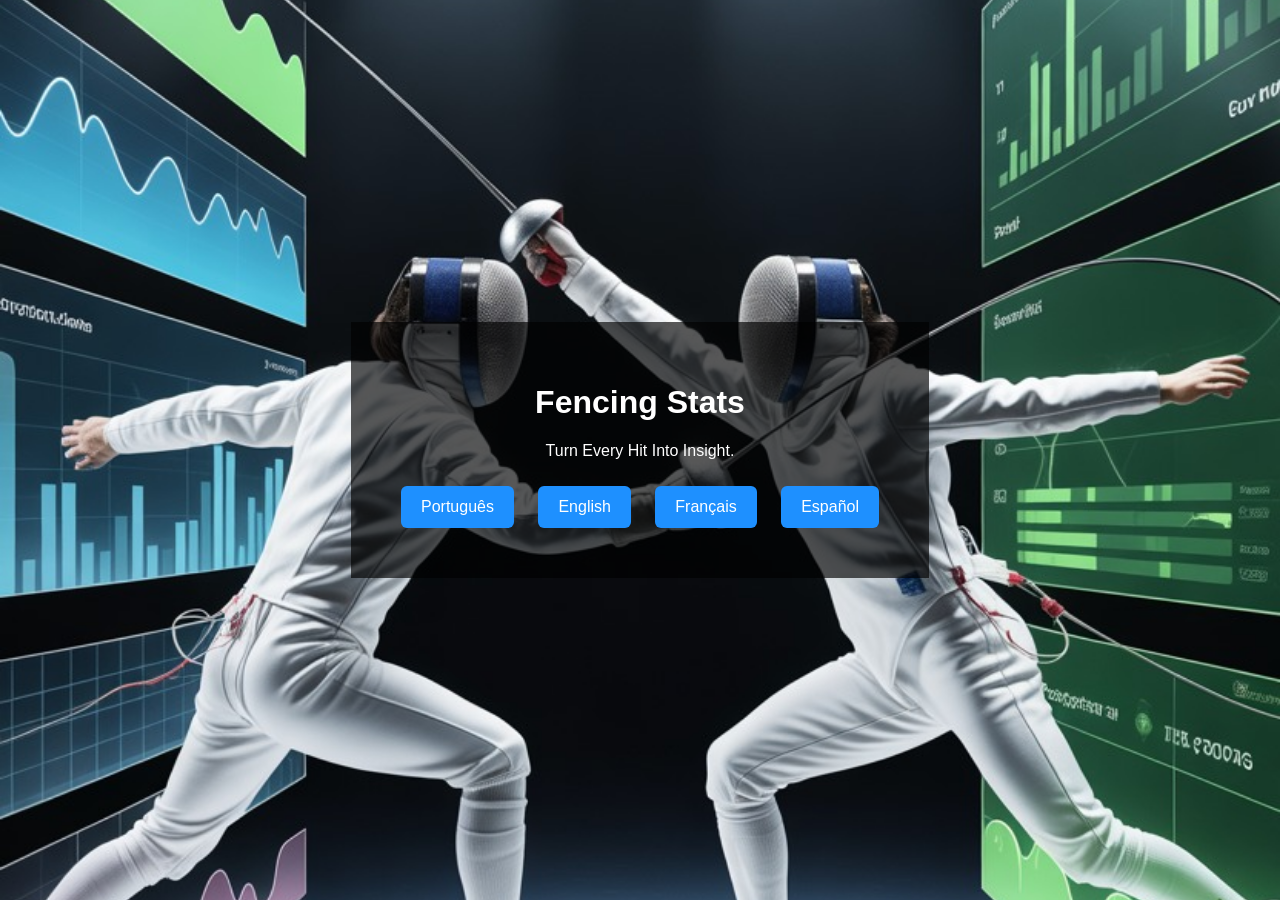
<file: index.html>
<!DOCTYPE html>
<html lang="pt-BR">
<head>
<meta charset="UTF-8">
<meta name="viewport" content="width=device-width, initial-scale=1.0">
<title>Fencing Stats</title>
<style>
body, html { margin:0; padding:0; height:100%; font-family: Arial, sans-serif; }
.hero {
  background: url('background.jpg') center/cover no-repeat;
  height: 100%;
  display:flex;
  align-items:center;
  justify-content:center;
  color:#fff;
}
.overlay {
  background: rgba(0,0,0,0.65);
  padding:40px;
  max-width:900px;
  text-align:center;
}
a.button {
  display:inline-block;
  margin:10px;
  padding:12px 20px;
  background:#1e90ff;
  color:#fff;
  text-decoration:none;
  border-radius:6px;
}
</style>
</head>
<body>
<div class="hero">
  <div class="overlay">
    <h1>Fencing Stats</h1>
    <p>Turn Every Hit Into Insight.</p>
    <a class="button" href="privacy.html#pt">Português</a>
    <a class="button" href="privacy.html#en">English</a>
    <a class="button" href="privacy.html#fr">Français</a>
    <a class="button" href="privacy.html#es">Español</a>
  </div>
</div>
</body>
</html>
</file>
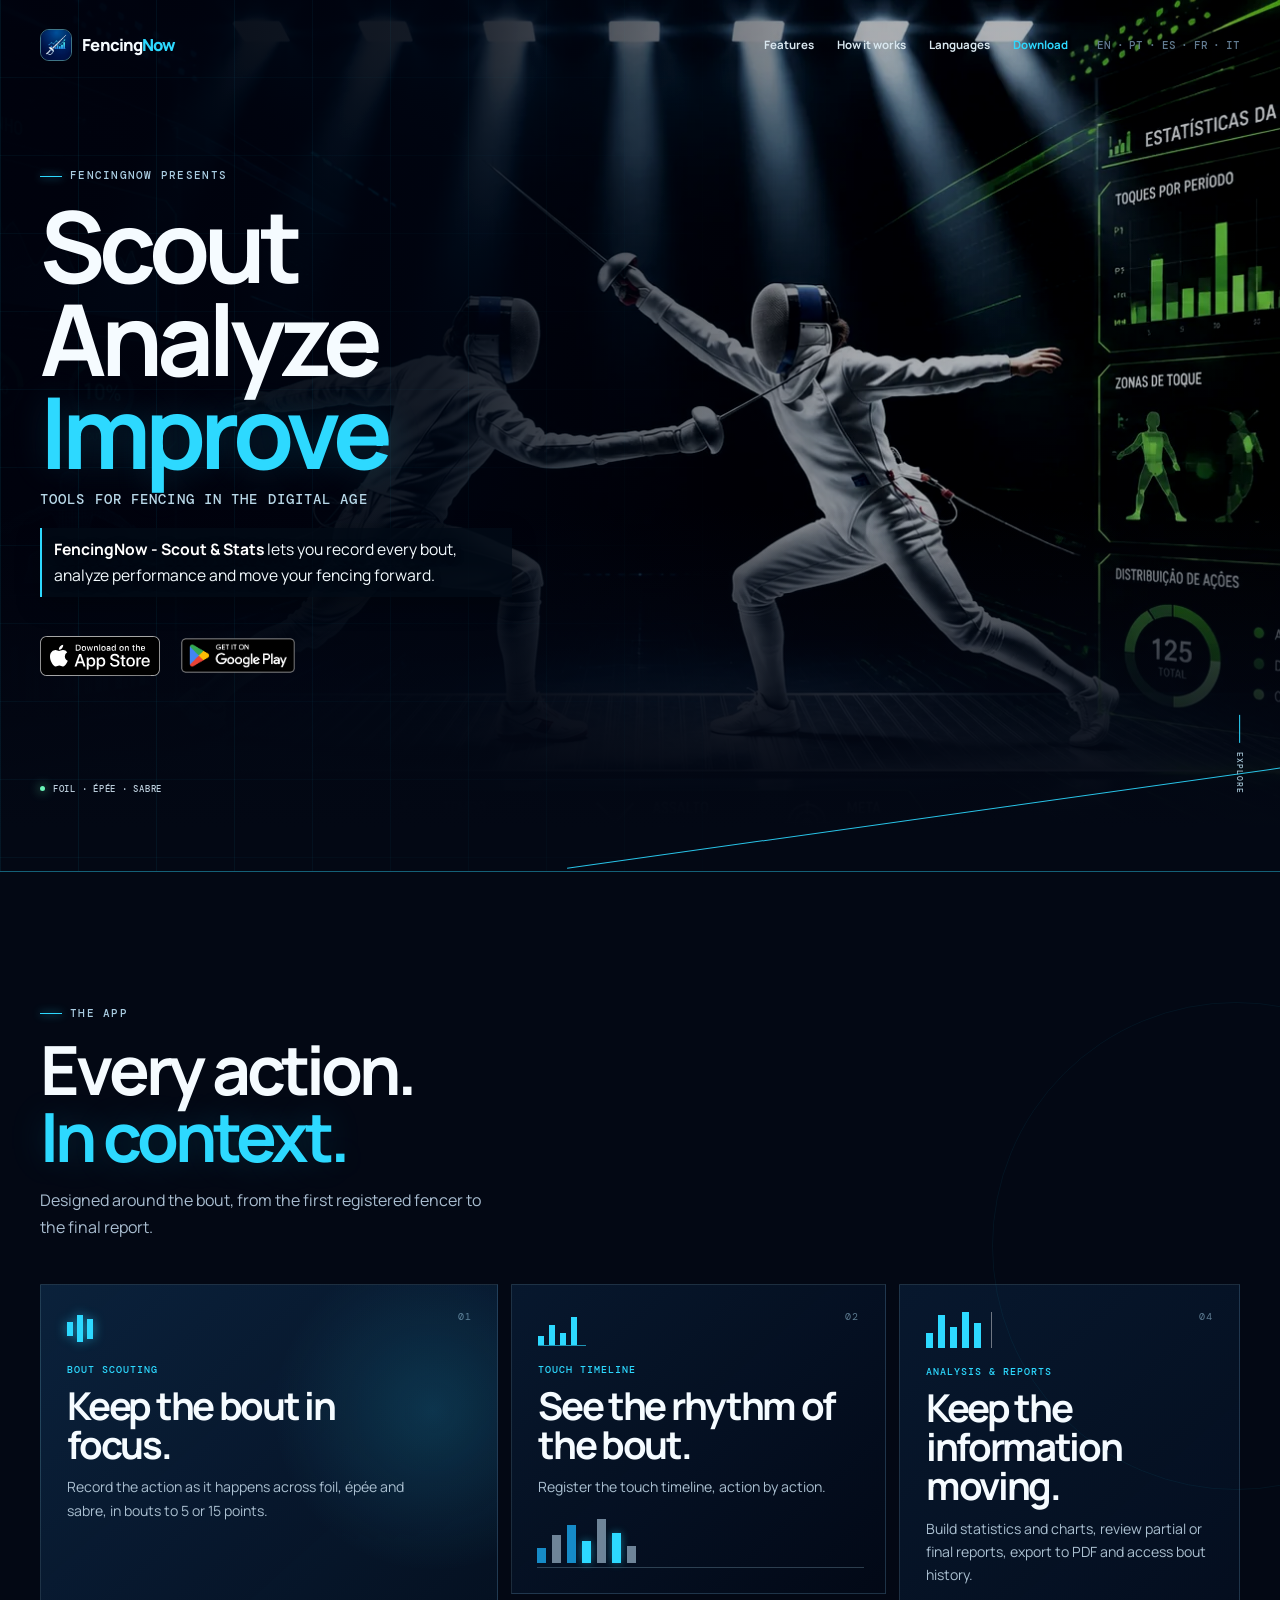
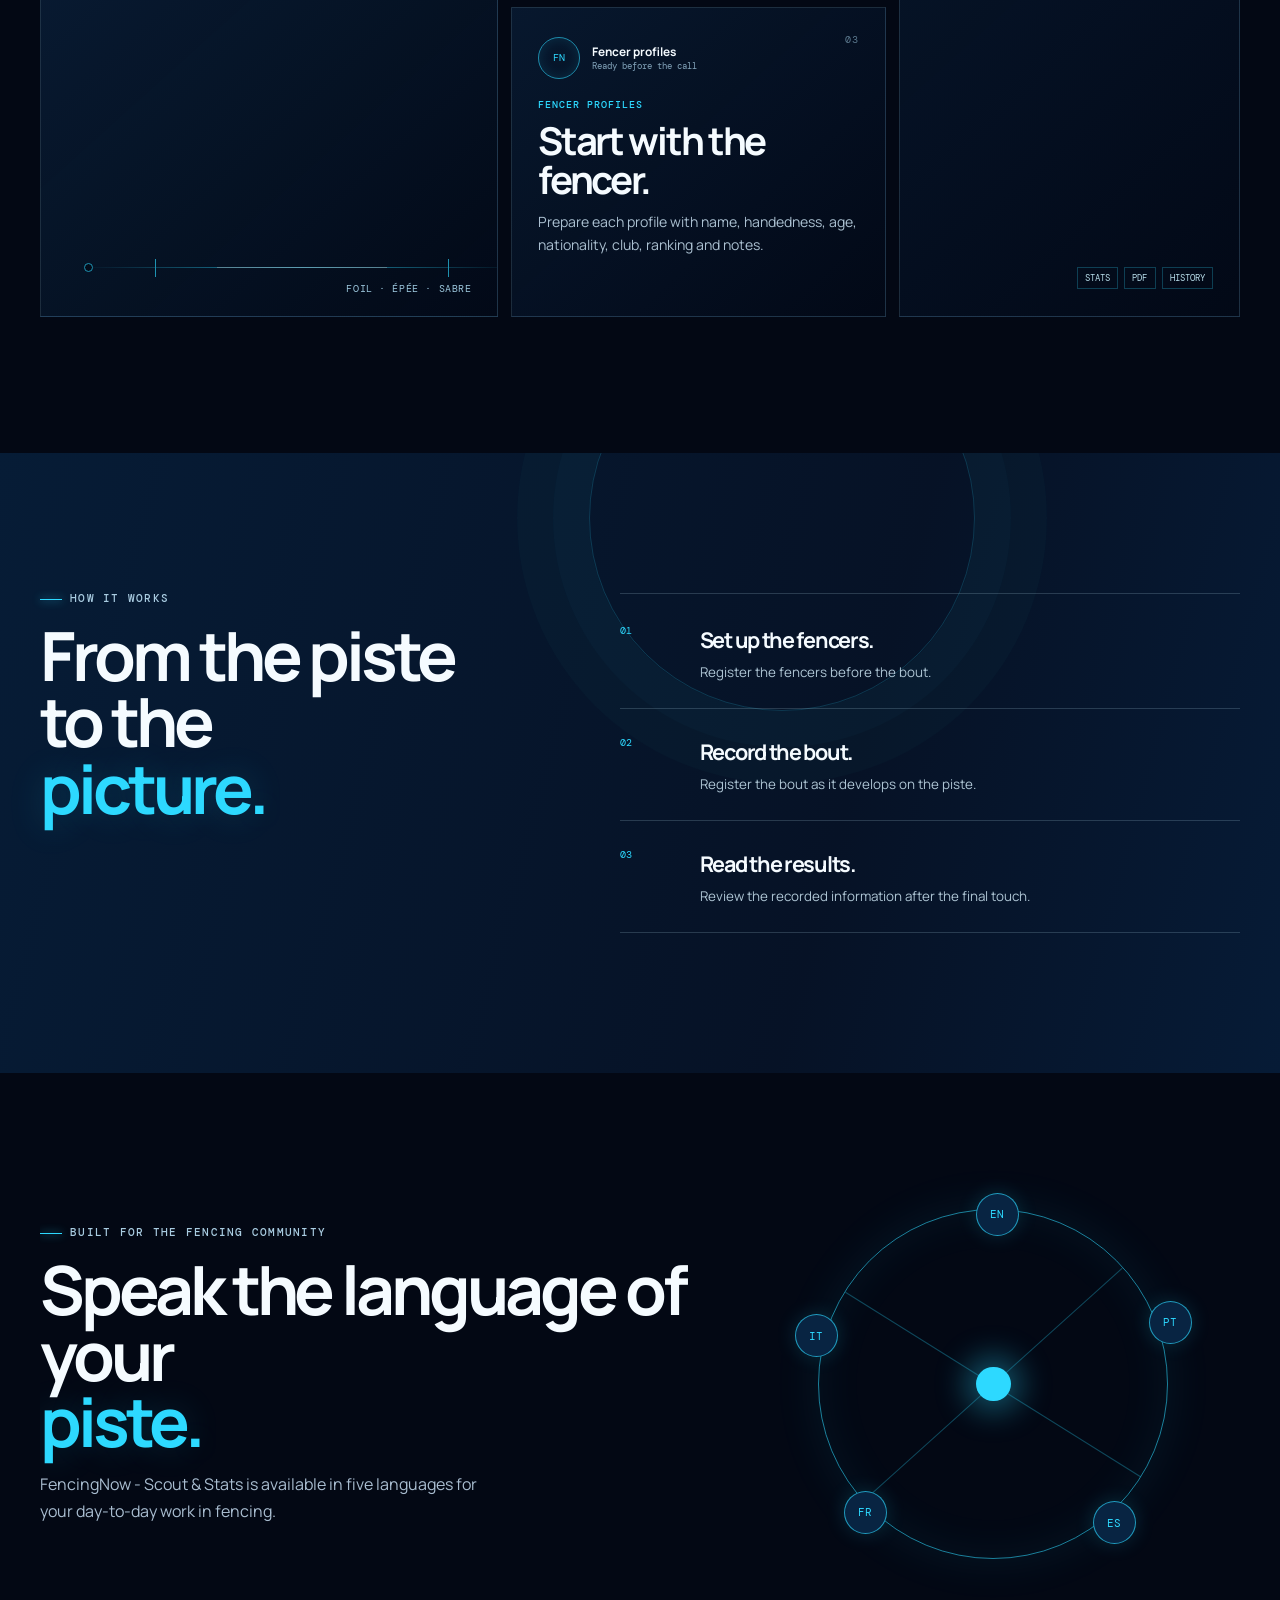
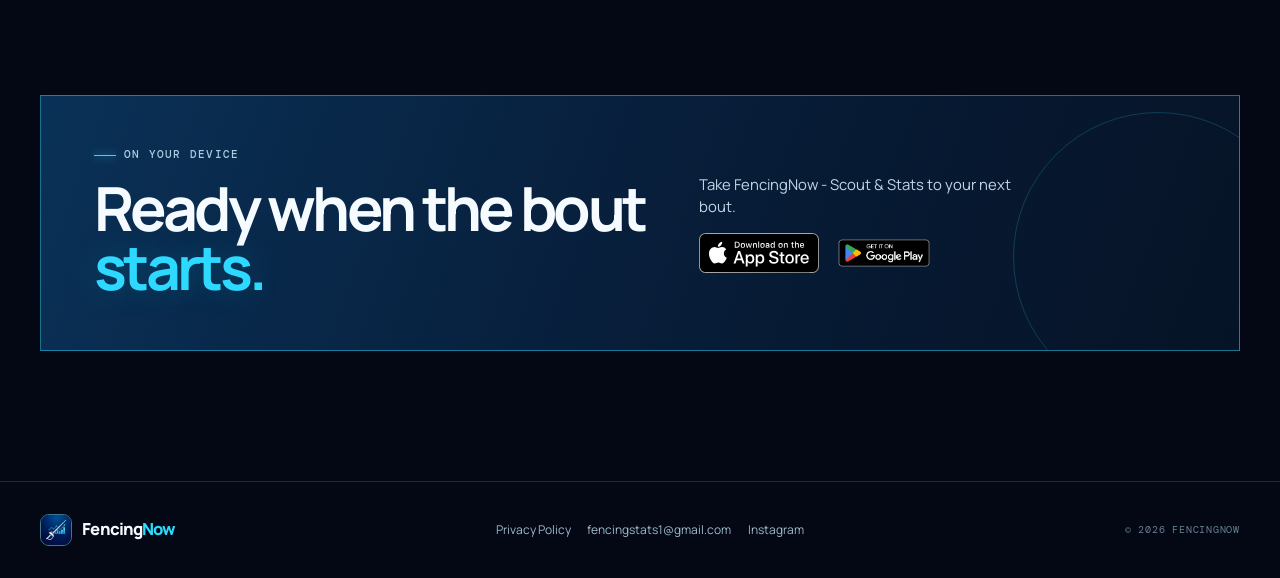
<file: docs/index.html>
<!doctype html>
<html lang="en">
  <head>
    <meta charset="utf-8">
    <meta name="viewport" content="width=device-width, initial-scale=1">
    <title>FencingNow - Scout &amp; Stats | Fencing in the Digital Age</title>
    <meta name="description" content="Record every bout, analyze performance and move your fencing forward with FencingNow - Scout &amp; Stats.">
    <meta name="keywords" content="fencing, fencing statistics, bout scouting, fencing analysis, scout stats">
    <meta name="theme-color" content="#050b18">
    <link rel="canonical" href="https://fencingnow.app/">
    <link rel="alternate" hreflang="en" href="https://fencingnow.app/">
    <link rel="alternate" hreflang="pt-BR" href="https://fencingnow.app/pt/">
    <link rel="alternate" hreflang="es" href="https://fencingnow.app/es/">
    <link rel="alternate" hreflang="fr" href="https://fencingnow.app/fr/">
    <link rel="alternate" hreflang="it" href="https://fencingnow.app/it/">
    <link rel="alternate" hreflang="x-default" href="https://fencingnow.app/">
    <meta property="og:type" content="website">
    <meta property="og:site_name" content="FencingNow">
    <meta property="og:title" content="FencingNow - Scout &amp; Stats | Fencing in the Digital Age">
    <meta property="og:description" content="Record every bout, analyze performance and move your fencing forward with FencingNow - Scout &amp; Stats.">
    <meta property="og:url" content="https://fencingnow.app/">
    <meta property="og:image" content="https://fencingnow.app/assets/hero-fencingnow.png">
    <meta property="og:image:alt" content="Two fencers competing on the piste with performance statistics">
    <meta name="twitter:card" content="summary_large_image">
    <meta name="twitter:title" content="FencingNow - Scout &amp; Stats | Fencing in the Digital Age">
    <meta name="twitter:description" content="Record every bout, analyze performance and move your fencing forward with FencingNow - Scout &amp; Stats.">
    <meta name="twitter:image" content="https://fencingnow.app/assets/hero-fencingnow.png">
    <link rel="icon" href="/assets/fencingnow-favicon.png" type="image/png">
    <link rel="apple-touch-icon" href="/assets/fencingnow-favicon.png">
    <link rel="stylesheet" href="/styles.css">
  </head>
  <body>
    <a class="skip-link" href="#main-content">Skip to content</a>

    <header class="site-header" data-header>
      <a class="brand" href="#top" aria-label="FencingNow">
        <span class="brand-mark"><img src="/assets/fencingnow-icon.webp" alt=""></span>
        <span class="brand-name">Fencing<span>Now</span></span>
      </a>
      <button class="menu-toggle" type="button" aria-expanded="false" aria-controls="primary-navigation">
        <span class="sr-only">Open navigation</span><span></span><span></span>
      </button>
      <nav id="primary-navigation" class="primary-nav" aria-label="Primary navigation">
        <a href="#features">Features</a>
        <a href="#workflow">How it works</a>
        <a href="#languages">Languages</a>
        <a href="#download" class="nav-download">Download</a>
        <div class="language-switcher" aria-label="Languages"><a href="/" lang="en" aria-current="page">EN</a><span aria-hidden="true">·</span><a href="/pt/" lang="pt-BR">PT</a><span aria-hidden="true">·</span><a href="/es/" lang="es">ES</a><span aria-hidden="true">·</span><a href="/fr/" lang="fr">FR</a><span aria-hidden="true">·</span><a href="/it/" lang="it">IT</a></div>
      </nav>
    </header>

    <main id="main-content" class="apps-catalogue">
      <article class="app-page">
        <section id="top" class="hero" aria-labelledby="hero-title">
          <div class="hero-image" role="img" aria-label="Two fencers competing on the piste with performance statistics"></div>
          <div class="hero-scanlines" aria-hidden="true"></div>
          <div class="hero-content page-shell">
            <p class="eyebrow"><span></span> FencingNow presents</p>
            <h1 id="hero-title">Scout<br>Analyze<br><em>Improve</em></h1>
            <p class="hero-positioning">Tools for Fencing in the Digital Age</p>
            <p class="hero-copy"><strong>FencingNow - Scout &amp; Stats</strong> lets you record every bout, analyze performance and move your fencing forward.</p>
            <div class="store-actions" aria-label="Download FencingNow - Scout &amp; Stats">
              <a class="store-badge" href="https://apps.apple.com/br/app/fencingnow-scout-stats/id6798884700" target="_blank" rel="noopener noreferrer"><img src="/assets/badges/app-store-en-us.svg" alt="Download on the App Store"></a>
              <a class="store-badge hero-play-badge" href="https://play.google.com/store/apps/details?id=app.fencingnow.scout&pcampaignid=web_share" target="_blank" rel="noopener noreferrer"><img src="/assets/badges/google-play-en.png" alt="Get it on Google Play"></a>
            </div>
          </div>
          <div class="hero-status"><span class="status-dot"></span><span>Foil · Épée · Sabre</span></div>
          <a class="scroll-cue" href="#features" aria-label="Explore"><span></span><small>Explore</small></a>
        </section>

        <section id="features" class="features section page-shell" aria-labelledby="features-title">
          <div class="section-intro stagger-reveal">
            <p class="eyebrow"><span></span> The app</p>
            <h2 id="features-title">Every action.<br><em>In context.</em></h2>
            <p>Designed around the bout, from the first registered fencer to the final report.</p>
          </div>
          <div class="feature-layout">
            <article class="feature-card feature-card-large stagger-reveal"><div class="card-number">01</div><div class="card-icon icon-live" aria-hidden="true"><span></span><span></span><span></span></div><p class="card-label">Bout scouting</p><h3>Keep the bout in focus.</h3><p>Record the action as it happens across foil, épée and sabre, in bouts to 5 or 15 points.</p><div class="weapon-list"><span>Foil · Épée · Sabre</span></div><div class="piste-line" aria-hidden="true"><span></span><i></i><b></b><i></i><span></span></div></article>
            <article class="feature-card feature-card-timeline stagger-reveal"><div class="card-number">02</div><div class="card-icon icon-timeline" aria-hidden="true"><span></span><span></span><span></span><span></span></div><p class="card-label">Touch timeline</p><h3>See the rhythm of the bout.</h3><p>Register the touch timeline, action by action.</p><div class="timeline-demo" aria-hidden="true"><span class="blue"></span><span></span><span class="blue"></span><span class="cyan"></span><span></span><span class="cyan"></span><span></span></div></article>
            <article class="feature-card feature-card-fencer stagger-reveal"><div class="card-number">03</div><div class="fencer-data" aria-hidden="true"><div class="data-avatar">FN</div><div><b>Fencer profiles</b><span>Ready before the call</span></div></div><p class="card-label">Fencer profiles</p><h3>Start with the fencer.</h3><p>Prepare each profile with name, handedness, age, nationality, club, ranking and notes.</p></article>
            <article class="feature-card feature-card-report stagger-reveal"><div class="card-number">04</div><div class="report-bars" aria-hidden="true"><span></span><span></span><span></span><span></span><span></span><i></i></div><p class="card-label">Analysis &amp; reports</p><h3>Keep the information moving.</h3><p>Build statistics and charts, review partial or final reports, export to PDF and access bout history.</p><div class="report-tags"><span>Stats</span><span>PDF</span><span>History</span></div></article>
          </div>
        </section>

        <section id="workflow" class="workflow section" aria-labelledby="workflow-title"><div class="workflow-grid page-shell"><div class="workflow-title stagger-reveal"><p class="eyebrow"><span></span> How it works</p><h2 id="workflow-title">From the piste to the<br><em>picture.</em></h2></div><ol class="steps-list"><li class="stagger-reveal"><span>01</span><div><h3>Set up the fencers.</h3><p>Register the fencers before the bout.</p></div></li><li class="stagger-reveal"><span>02</span><div><h3>Record the bout.</h3><p>Register the bout as it develops on the piste.</p></div></li><li class="stagger-reveal"><span>03</span><div><h3>Read the results.</h3><p>Review the recorded information after the final touch.</p></div></li></ol></div></section>

        <section id="languages" class="languages section page-shell" aria-labelledby="languages-title"><div class="language-copy stagger-reveal"><p class="eyebrow"><span></span> Built for the fencing community</p><h2 id="languages-title">Speak the language of your<br><em>piste.</em></h2><p>FencingNow - Scout &amp; Stats is available in five languages for your day-to-day work in fencing.</p></div><div class="language-orbit stagger-reveal" aria-label="English, Português, Español, Français, Italiano"><span class="orbit-line orbit-one"></span><span class="orbit-line orbit-two"></span><b>EN</b><b>PT</b><b>ES</b><b>FR</b><b>IT</b><i></i></div></section>

        <section id="download" class="download-section" aria-labelledby="download-title"><div class="download-inner page-shell stagger-reveal"><div><p class="eyebrow"><span></span> On your device</p><h2 id="download-title">Ready when the bout<br><em>starts.</em></h2></div><div class="download-side"><p>Take FencingNow - Scout &amp; Stats to your next bout.</p><div class="store-actions"><a class="store-badge" href="https://apps.apple.com/br/app/fencingnow-scout-stats/id6798884700" target="_blank" rel="noopener noreferrer"><img src="/assets/badges/app-store-en-us.svg" alt="Download on the App Store"></a><a class="store-badge" href="https://play.google.com/store/apps/details?id=app.fencingnow.scout&pcampaignid=web_share" target="_blank" rel="noopener noreferrer"><img src="/assets/badges/google-play-en.png" alt="Get it on Google Play"></a></div></div></div></section>
      </article>
    </main>

    <footer class="site-footer"><div class="page-shell footer-inner"><a class="brand" href="#top" aria-label="Back to FencingNow home"><span class="brand-mark"><img src="/assets/fencingnow-icon.webp" alt=""></span><span class="brand-name">Fencing<span>Now</span></span></a><div class="footer-links"><a href="https://fencing-stats.github.io/fencing-stats-site/privacy.html#en">Privacy Policy</a><a href="mailto:fencingstats1@gmail.com">fencingstats1@gmail.com</a><a href="https://www.instagram.com/fencingnow/" target="_blank" rel="noopener noreferrer">Instagram</a></div><p>© <span data-year></span> FencingNow</p></div></footer>
    <script src="/script.js"></script>
  </body>
</html>
</file>
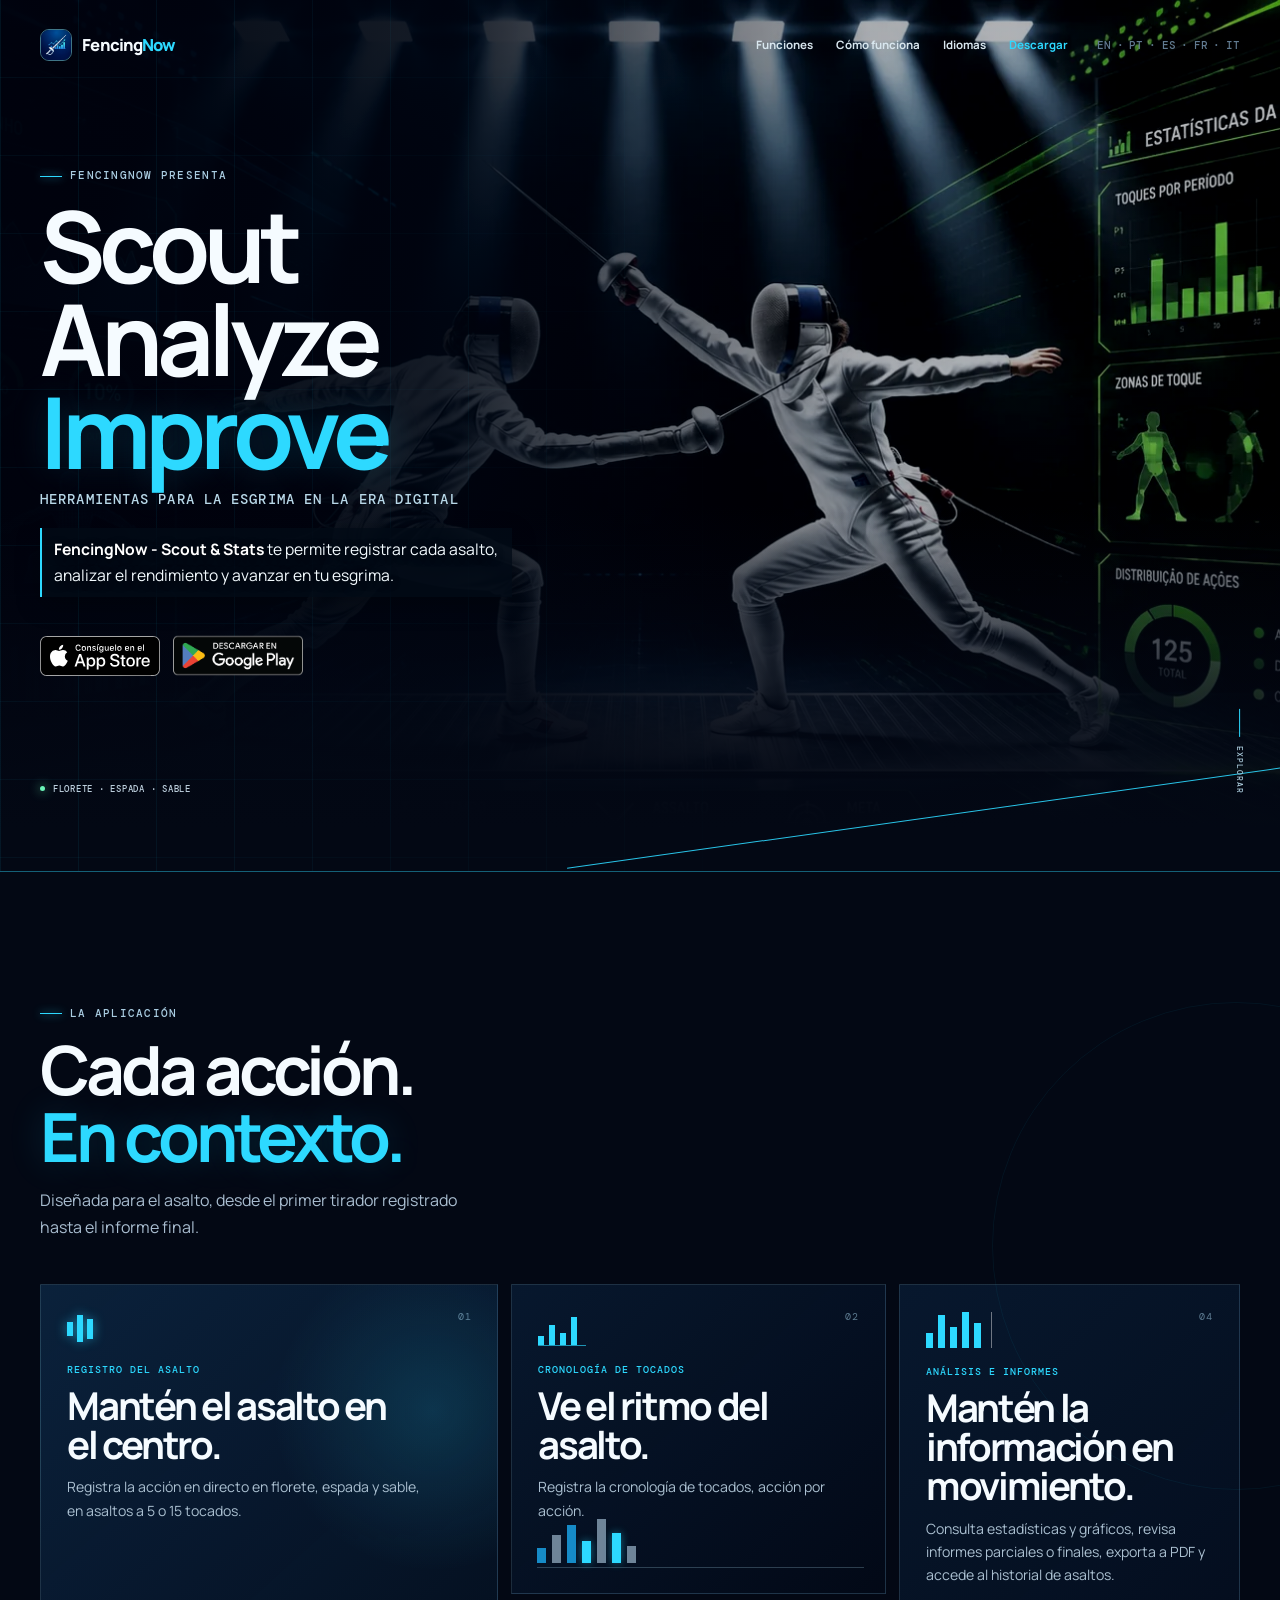
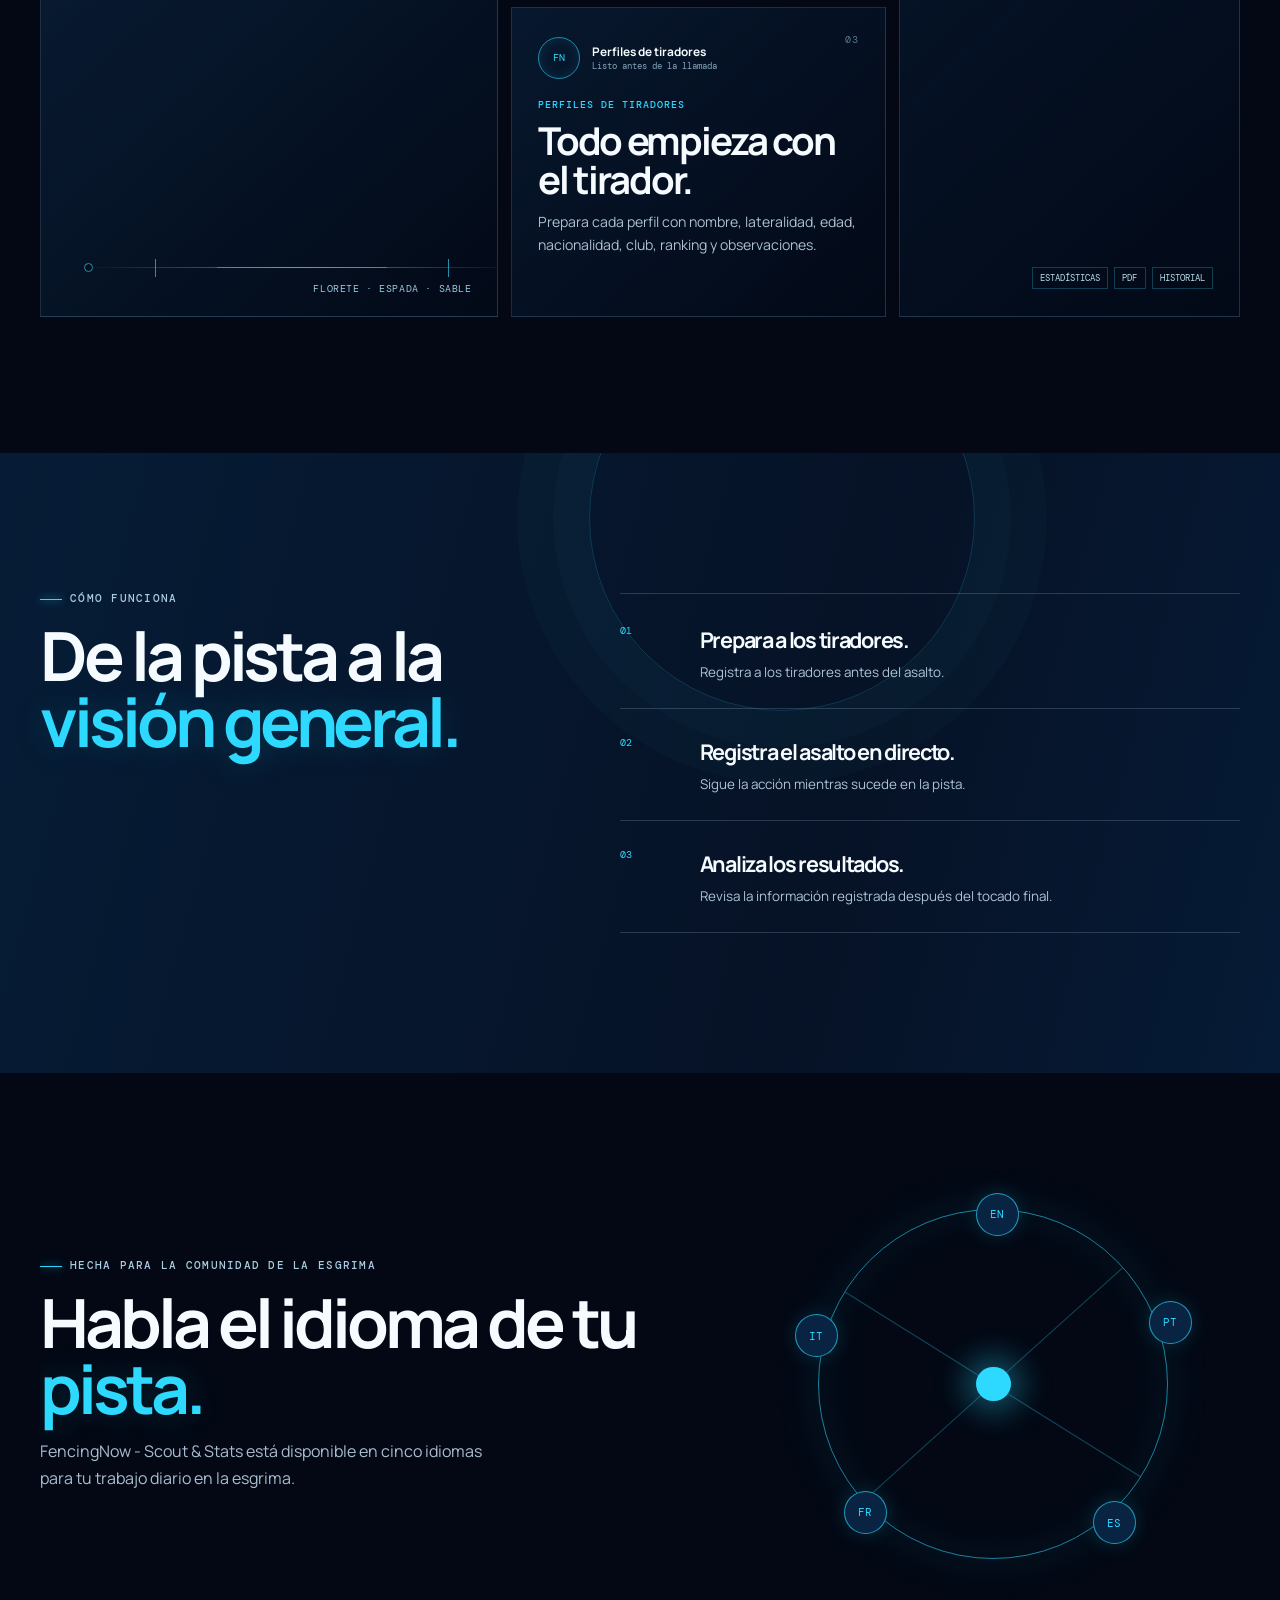
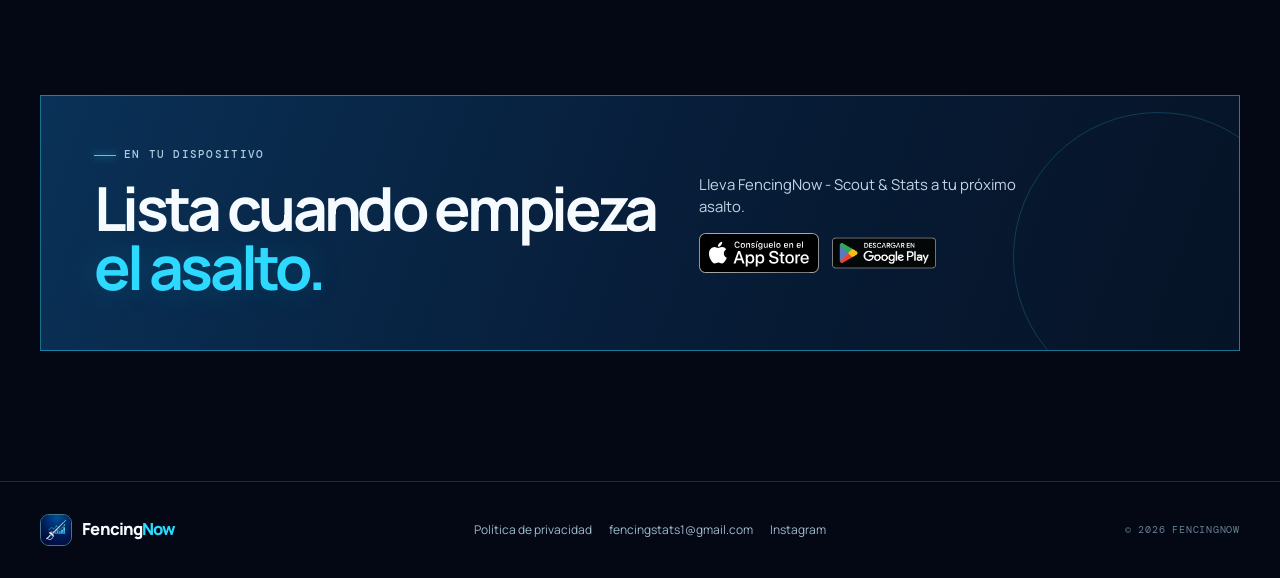
<file: docs/es/index.html>
<!doctype html>
<html lang="es">
  <head>
    <meta charset="utf-8">
    <meta name="viewport" content="width=device-width, initial-scale=1">
    <title>FencingNow - Scout &amp; Stats | Esgrima en la Era Digital</title>
    <meta name="description" content="Registra cada asalto, analiza el rendimiento y mejora tu esgrima con FencingNow - Scout &amp; Stats.">
    <meta name="keywords" content="esgrima, estadísticas de esgrima, scout de asaltos, análisis de rendimiento, esgrima digital">
    <meta name="theme-color" content="#050b18">
    <link rel="canonical" href="https://fencingnow.app/es/">
    <link rel="alternate" hreflang="en" href="https://fencingnow.app/">
    <link rel="alternate" hreflang="pt-BR" href="https://fencingnow.app/pt/">
    <link rel="alternate" hreflang="es" href="https://fencingnow.app/es/">
    <link rel="alternate" hreflang="fr" href="https://fencingnow.app/fr/">
    <link rel="alternate" hreflang="it" href="https://fencingnow.app/it/">
    <link rel="alternate" hreflang="x-default" href="https://fencingnow.app/">
    <meta property="og:type" content="website">
    <meta property="og:site_name" content="FencingNow">
    <meta property="og:title" content="FencingNow - Scout &amp; Stats | Esgrima en la Era Digital">
    <meta property="og:description" content="Registra cada asalto, analiza el rendimiento y mejora tu esgrima con FencingNow - Scout &amp; Stats.">
    <meta property="og:url" content="https://fencingnow.app/es/">
    <meta property="og:image" content="https://fencingnow.app/assets/hero-fencingnow.png">
    <meta property="og:image:alt" content="Dos esgrimistas compiten en la pista con estadísticas de rendimiento">
    <meta name="twitter:card" content="summary_large_image">
    <meta name="twitter:title" content="FencingNow - Scout &amp; Stats | Esgrima en la Era Digital">
    <meta name="twitter:description" content="Registra cada asalto, analiza el rendimiento y mejora tu esgrima con FencingNow - Scout &amp; Stats.">
    <meta name="twitter:image" content="https://fencingnow.app/assets/hero-fencingnow.png">
    <link rel="icon" href="/assets/fencingnow-favicon.png" type="image/png">
    <link rel="apple-touch-icon" href="/assets/fencingnow-favicon.png">
    <link rel="stylesheet" href="/styles.css">
  </head>
  <body>
    <a class="skip-link" href="#main-content">Ir al contenido</a>

    <header class="site-header" data-header>
      <a class="brand" href="#top" aria-label="FencingNow">
        <span class="brand-mark"><img src="/assets/fencingnow-icon.webp" alt=""></span>
        <span class="brand-name">Fencing<span>Now</span></span>
      </a>
      <button class="menu-toggle" type="button" aria-expanded="false" aria-controls="primary-navigation">
        <span class="sr-only">Abrir navegación</span><span></span><span></span>
      </button>
      <nav id="primary-navigation" class="primary-nav" aria-label="Navegación principal">
        <a href="#features">Funciones</a>
        <a href="#workflow">Cómo funciona</a>
        <a href="#languages">Idiomas</a>
        <a href="#download" class="nav-download">Descargar</a>
        <div class="language-switcher" aria-label="Idiomas"><a href="/" lang="en">EN</a><span aria-hidden="true">·</span><a href="/pt/" lang="pt-BR">PT</a><span aria-hidden="true">·</span><a href="/es/" lang="es" aria-current="page">ES</a><span aria-hidden="true">·</span><a href="/fr/" lang="fr">FR</a><span aria-hidden="true">·</span><a href="/it/" lang="it">IT</a></div>
      </nav>
    </header>

    <main id="main-content" class="apps-catalogue">
      <article class="app-page">
        <section id="top" class="hero" aria-labelledby="hero-title">
          <div class="hero-image" role="img" aria-label="Dos esgrimistas compiten en la pista con estadísticas de rendimiento"></div>
          <div class="hero-scanlines" aria-hidden="true"></div>
          <div class="hero-content page-shell">
            <p class="eyebrow"><span></span> FencingNow presenta</p>
            <h1 id="hero-title">Scout<br>Analyze<br><em>Improve</em></h1>
            <p class="hero-positioning">Herramientas para la esgrima en la era digital</p>
            <p class="hero-copy"><strong>FencingNow - Scout &amp; Stats</strong> te permite registrar cada asalto, analizar el rendimiento y avanzar en tu esgrima.</p>
            <div class="store-actions" aria-label="Descargar FencingNow - Scout &amp; Stats">
              <a class="store-badge" href="https://apps.apple.com/br/app/fencingnow-scout-stats/id6798884700" target="_blank" rel="noopener noreferrer"><img src="/assets/badges/app-store-es-es.svg" alt="Descárgalo en el App Store"></a>
              <a class="store-badge hero-play-badge" href="https://play.google.com/store/apps/details?id=app.fencingnow.scout&pcampaignid=web_share" target="_blank" rel="noopener noreferrer"><img src="/assets/badges/google-play-es-419.png" alt="Disponible en Google Play"></a>
            </div>
          </div>
          <div class="hero-status"><span class="status-dot"></span><span>Florete · Espada · Sable</span></div>
          <a class="scroll-cue" href="#features" aria-label="Explorar"><span></span><small>Explorar</small></a>
        </section>

        <section id="features" class="features section page-shell" aria-labelledby="features-title">
          <div class="section-intro stagger-reveal">
            <p class="eyebrow"><span></span> La aplicación</p>
            <h2 id="features-title">Cada acción.<br><em>En contexto.</em></h2>
            <p>Diseñada para el asalto, desde el primer tirador registrado hasta el informe final.</p>
          </div>
          <div class="feature-layout">
            <article class="feature-card feature-card-large stagger-reveal"><div class="card-number">01</div><div class="card-icon icon-live" aria-hidden="true"><span></span><span></span><span></span></div><p class="card-label">Registro del asalto</p><h3>Mantén el asalto en el centro.</h3><p>Registra la acción en directo en florete, espada y sable, en asaltos a 5 o 15 tocados.</p><div class="weapon-list"><span>Florete · Espada · Sable</span></div><div class="piste-line" aria-hidden="true"><span></span><i></i><b></b><i></i><span></span></div></article>
            <article class="feature-card feature-card-timeline stagger-reveal"><div class="card-number">02</div><div class="card-icon icon-timeline" aria-hidden="true"><span></span><span></span><span></span><span></span></div><p class="card-label">Cronología de tocados</p><h3>Ve el ritmo del asalto.</h3><p>Registra la cronología de tocados, acción por acción.</p><div class="timeline-demo" aria-hidden="true"><span class="blue"></span><span></span><span class="blue"></span><span class="cyan"></span><span></span><span class="cyan"></span><span></span></div></article>
            <article class="feature-card feature-card-fencer stagger-reveal"><div class="card-number">03</div><div class="fencer-data" aria-hidden="true"><div class="data-avatar">FN</div><div><b>Perfiles de tiradores</b><span>Listo antes de la llamada</span></div></div><p class="card-label">Perfiles de tiradores</p><h3>Todo empieza con el tirador.</h3><p>Prepara cada perfil con nombre, lateralidad, edad, nacionalidad, club, ranking y observaciones.</p></article>
            <article class="feature-card feature-card-report stagger-reveal"><div class="card-number">04</div><div class="report-bars" aria-hidden="true"><span></span><span></span><span></span><span></span><span></span><i></i></div><p class="card-label">Análisis e informes</p><h3>Mantén la información en movimiento.</h3><p>Consulta estadísticas y gráficos, revisa informes parciales o finales, exporta a PDF y accede al historial de asaltos.</p><div class="report-tags"><span>Estadísticas</span><span>PDF</span><span>Historial</span></div></article>
          </div>
        </section>

        <section id="workflow" class="workflow section" aria-labelledby="workflow-title"><div class="workflow-grid page-shell"><div class="workflow-title stagger-reveal"><p class="eyebrow"><span></span> Cómo funciona</p><h2 id="workflow-title">De la pista a la<br><em>visión general.</em></h2></div><ol class="steps-list"><li class="stagger-reveal"><span>01</span><div><h3>Prepara a los tiradores.</h3><p>Registra a los tiradores antes del asalto.</p></div></li><li class="stagger-reveal"><span>02</span><div><h3>Registra el asalto en directo.</h3><p>Sigue la acción mientras sucede en la pista.</p></div></li><li class="stagger-reveal"><span>03</span><div><h3>Analiza los resultados.</h3><p>Revisa la información registrada después del tocado final.</p></div></li></ol></div></section>

        <section id="languages" class="languages section page-shell" aria-labelledby="languages-title"><div class="language-copy stagger-reveal"><p class="eyebrow"><span></span> Hecha para la comunidad de la esgrima</p><h2 id="languages-title">Habla el idioma de tu<br><em>pista.</em></h2><p>FencingNow - Scout &amp; Stats está disponible en cinco idiomas para tu trabajo diario en la esgrima.</p></div><div class="language-orbit stagger-reveal" aria-label="English, Português, Español, Français, Italiano"><span class="orbit-line orbit-one"></span><span class="orbit-line orbit-two"></span><b>EN</b><b>PT</b><b>ES</b><b>FR</b><b>IT</b><i></i></div></section>

        <section id="download" class="download-section" aria-labelledby="download-title"><div class="download-inner page-shell stagger-reveal"><div><p class="eyebrow"><span></span> En tu dispositivo</p><h2 id="download-title">Lista cuando empieza<br><em>el asalto.</em></h2></div><div class="download-side"><p>Lleva FencingNow - Scout &amp; Stats a tu próximo asalto.</p><div class="store-actions"><a class="store-badge" href="https://apps.apple.com/br/app/fencingnow-scout-stats/id6798884700" target="_blank" rel="noopener noreferrer"><img src="/assets/badges/app-store-es-es.svg" alt="Descárgalo en el App Store"></a><a class="store-badge" href="https://play.google.com/store/apps/details?id=app.fencingnow.scout&pcampaignid=web_share" target="_blank" rel="noopener noreferrer"><img src="/assets/badges/google-play-es-419.png" alt="Disponible en Google Play"></a></div></div></div></section>
      </article>
    </main>

    <footer class="site-footer"><div class="page-shell footer-inner"><a class="brand" href="#top" aria-label="Volver a la página de FencingNow"><span class="brand-mark"><img src="/assets/fencingnow-icon.webp" alt=""></span><span class="brand-name">Fencing<span>Now</span></span></a><div class="footer-links"><a href="https://fencing-stats.github.io/fencing-stats-site/privacy.html#es">Política de privacidad</a><a href="mailto:fencingstats1@gmail.com">fencingstats1@gmail.com</a><a href="https://www.instagram.com/fencingnow/" target="_blank" rel="noopener noreferrer">Instagram</a></div><p>© <span data-year></span> FencingNow</p></div></footer>
    <script src="/script.js"></script>
  </body>
</html>
</file>
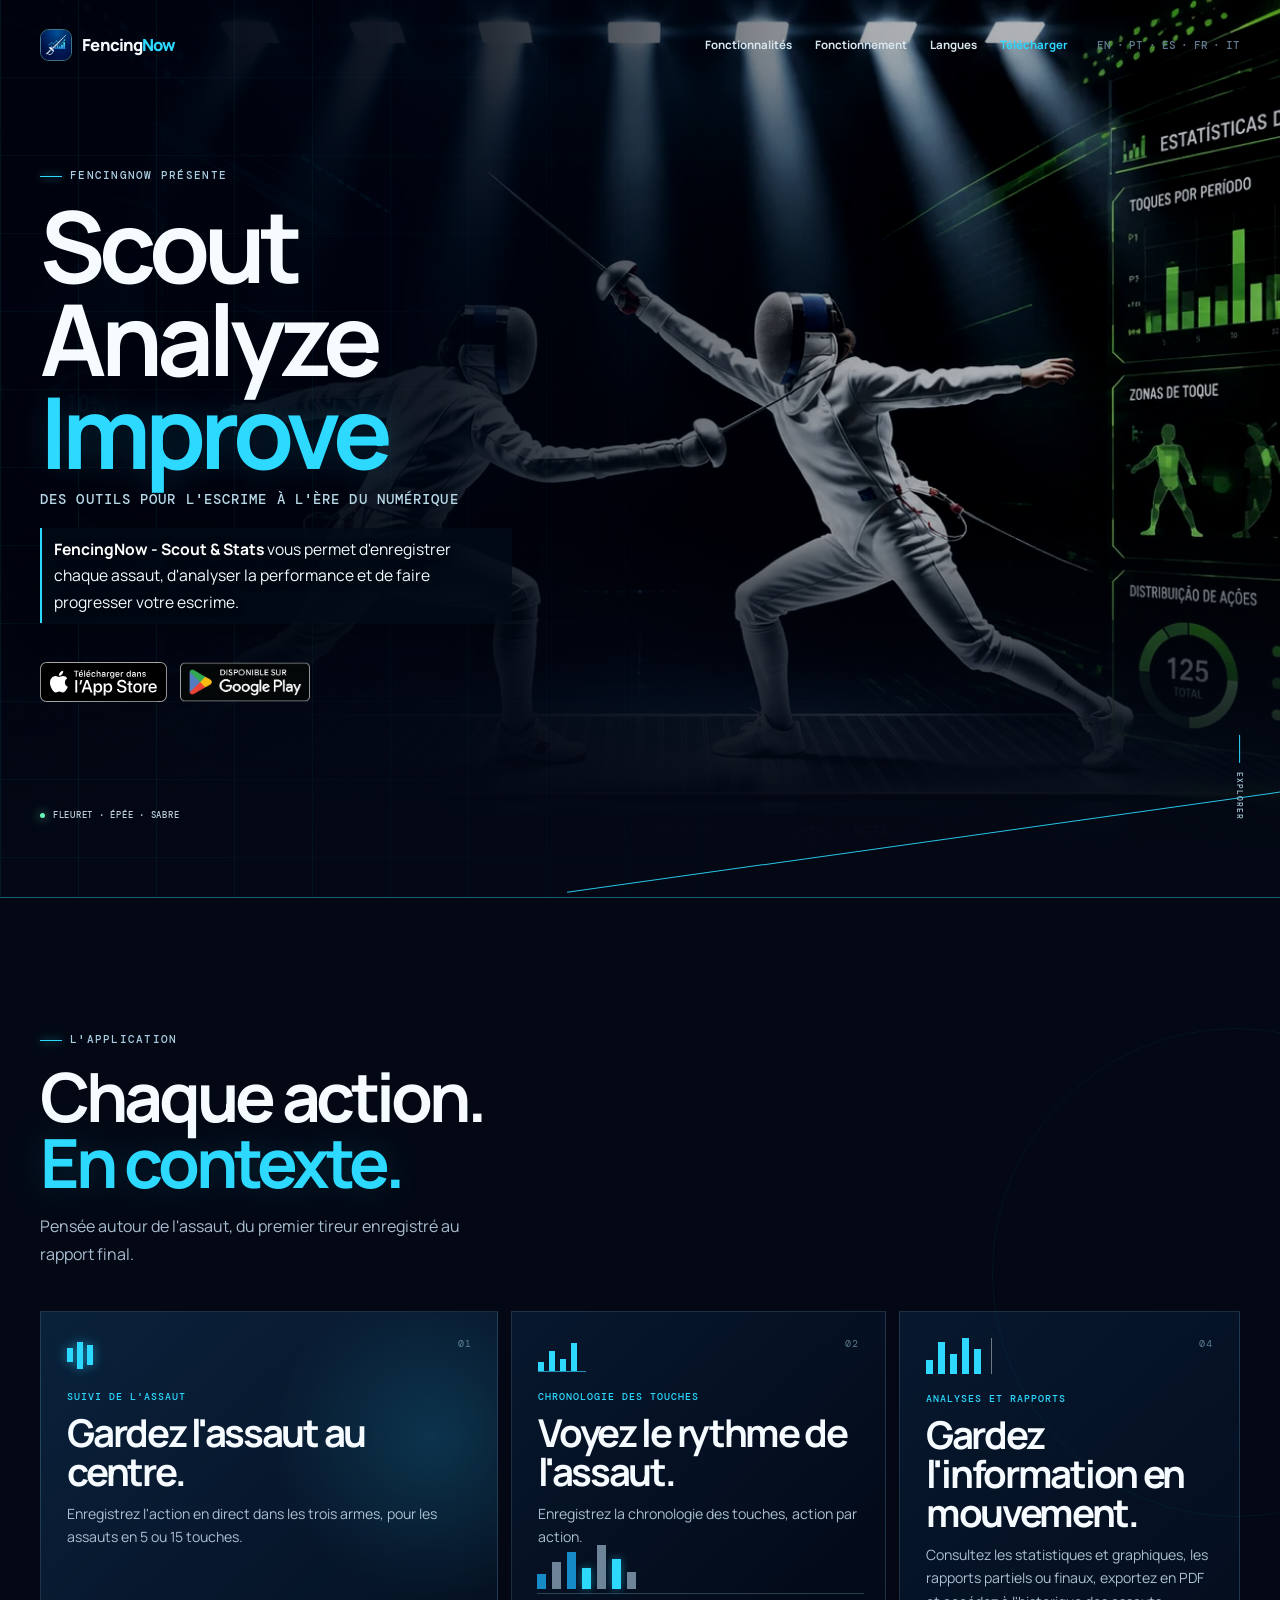
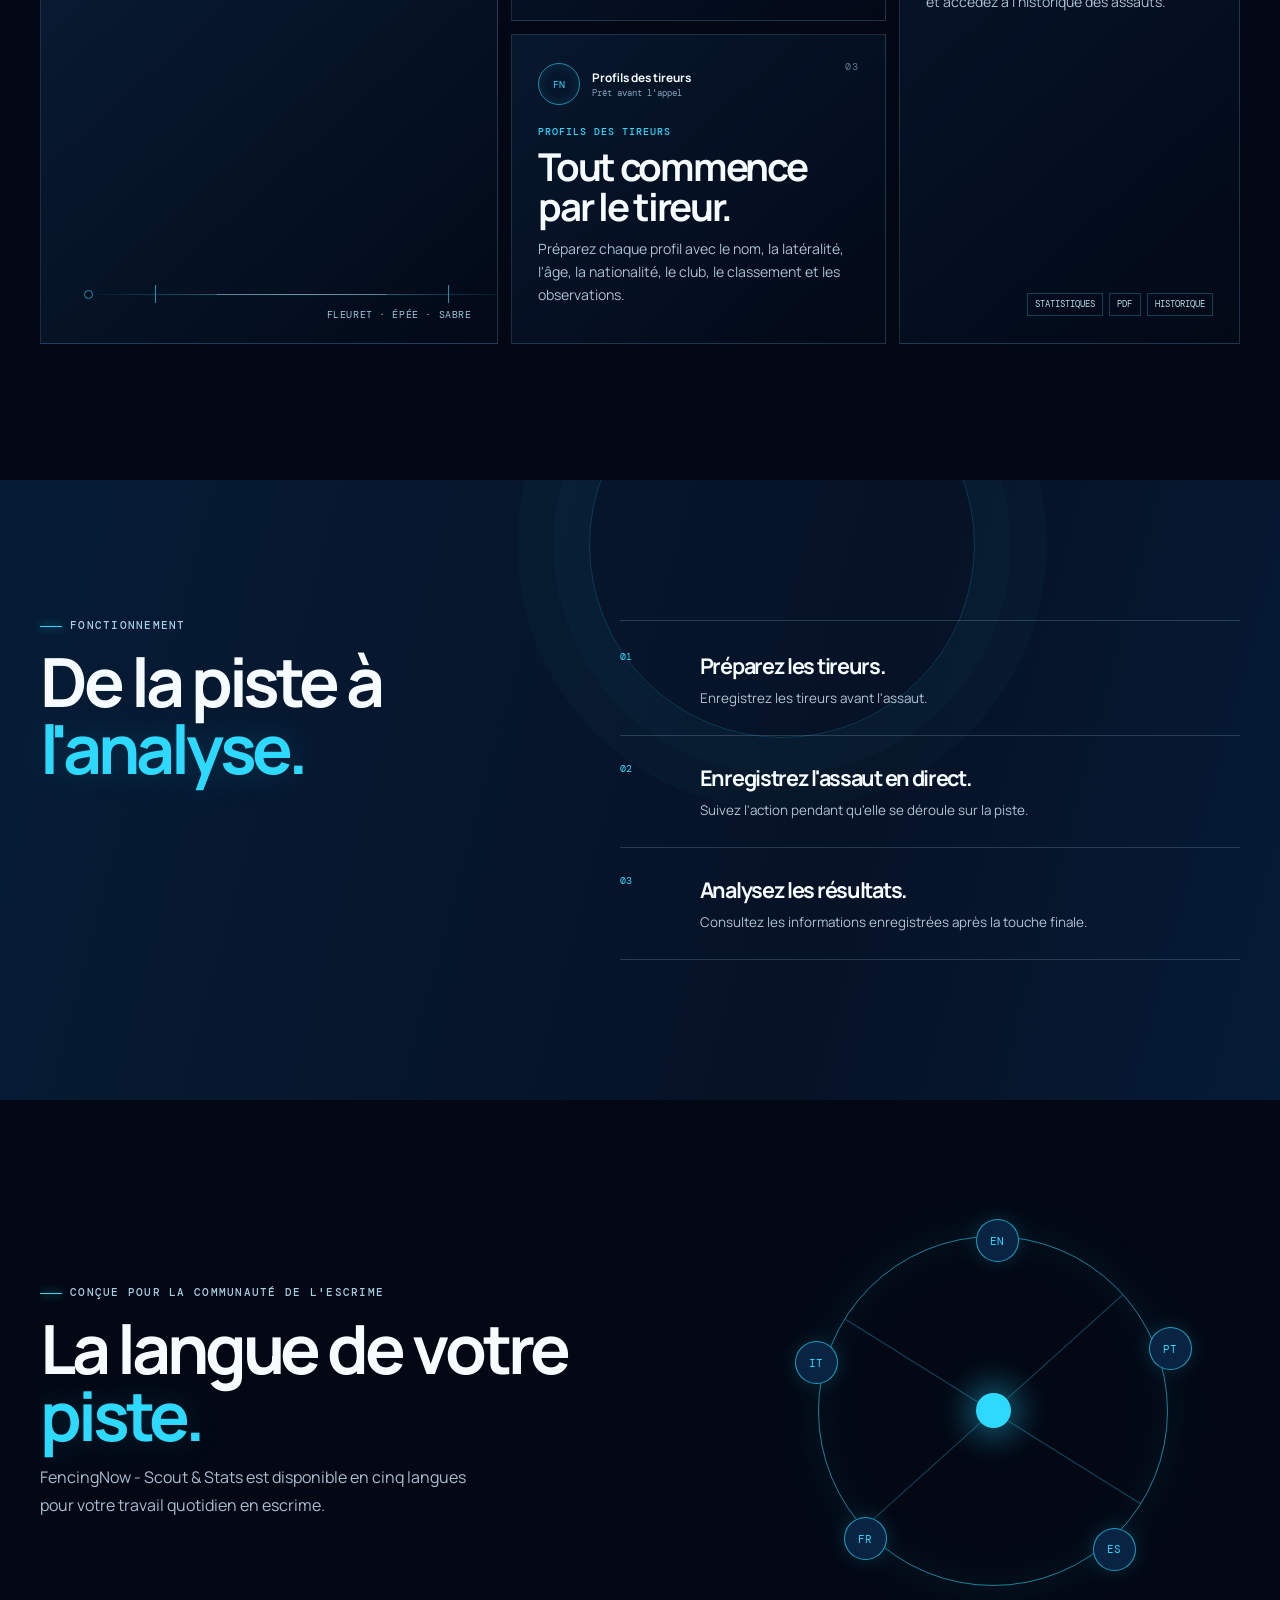
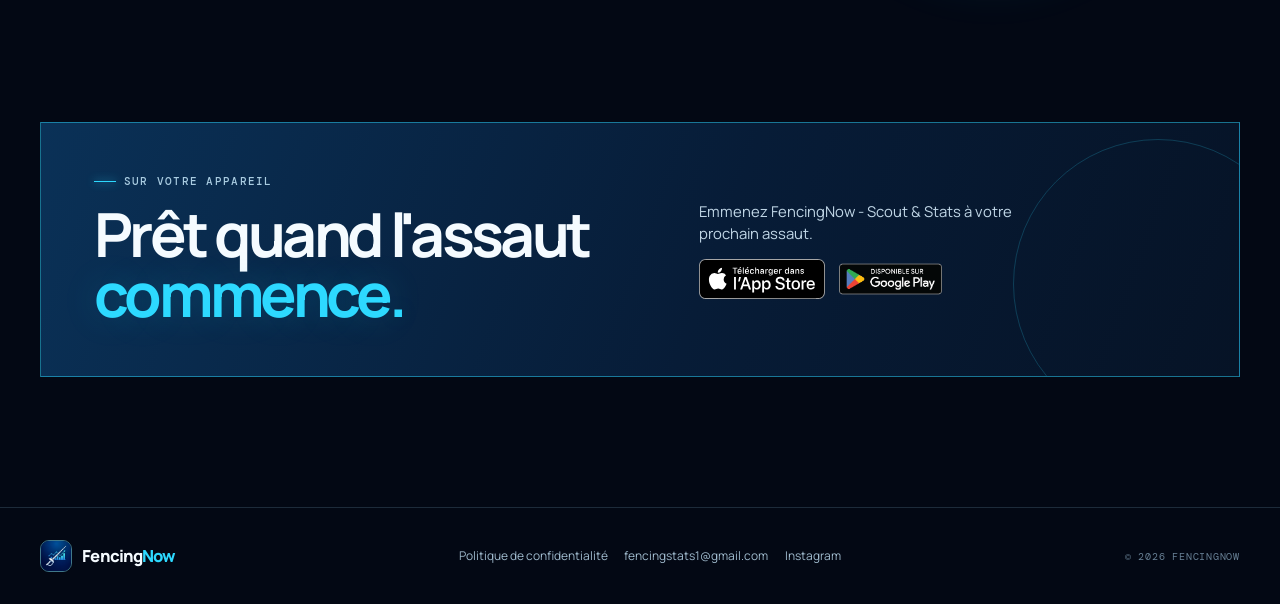
<file: docs/fr/index.html>
<!doctype html>
<html lang="fr">
  <head>
    <meta charset="utf-8">
    <meta name="viewport" content="width=device-width, initial-scale=1">
    <title>FencingNow - Scout &amp; Stats | L&#x27;escrime à l&#x27;ère numérique</title>
    <meta name="description" content="Enregistrez chaque assaut, analysez la performance et faites progresser votre escrime avec FencingNow - Scout &amp; Stats.">
    <meta name="keywords" content="escrime, statistiques d&#x27;escrime, suivi des assauts, analyse de performance, escrime numérique">
    <meta name="theme-color" content="#050b18">
    <link rel="canonical" href="https://fencingnow.app/fr/">
    <link rel="alternate" hreflang="en" href="https://fencingnow.app/">
    <link rel="alternate" hreflang="pt-BR" href="https://fencingnow.app/pt/">
    <link rel="alternate" hreflang="es" href="https://fencingnow.app/es/">
    <link rel="alternate" hreflang="fr" href="https://fencingnow.app/fr/">
    <link rel="alternate" hreflang="it" href="https://fencingnow.app/it/">
    <link rel="alternate" hreflang="x-default" href="https://fencingnow.app/">
    <meta property="og:type" content="website">
    <meta property="og:site_name" content="FencingNow">
    <meta property="og:title" content="FencingNow - Scout &amp; Stats | L&#x27;escrime à l&#x27;ère numérique">
    <meta property="og:description" content="Enregistrez chaque assaut, analysez la performance et faites progresser votre escrime avec FencingNow - Scout &amp; Stats.">
    <meta property="og:url" content="https://fencingnow.app/fr/">
    <meta property="og:image" content="https://fencingnow.app/assets/hero-fencingnow.png">
    <meta property="og:image:alt" content="Deux escrimeurs s&#x27;affrontent sur la piste avec des statistiques de performance">
    <meta name="twitter:card" content="summary_large_image">
    <meta name="twitter:title" content="FencingNow - Scout &amp; Stats | L&#x27;escrime à l&#x27;ère numérique">
    <meta name="twitter:description" content="Enregistrez chaque assaut, analysez la performance et faites progresser votre escrime avec FencingNow - Scout &amp; Stats.">
    <meta name="twitter:image" content="https://fencingnow.app/assets/hero-fencingnow.png">
    <link rel="icon" href="/assets/fencingnow-favicon.png" type="image/png">
    <link rel="apple-touch-icon" href="/assets/fencingnow-favicon.png">
    <link rel="stylesheet" href="/styles.css">
  </head>
  <body>
    <a class="skip-link" href="#main-content">Aller au contenu</a>

    <header class="site-header" data-header>
      <a class="brand" href="#top" aria-label="FencingNow">
        <span class="brand-mark"><img src="/assets/fencingnow-icon.webp" alt=""></span>
        <span class="brand-name">Fencing<span>Now</span></span>
      </a>
      <button class="menu-toggle" type="button" aria-expanded="false" aria-controls="primary-navigation">
        <span class="sr-only">Ouvrir la navigation</span><span></span><span></span>
      </button>
      <nav id="primary-navigation" class="primary-nav" aria-label="Navigation principale">
        <a href="#features">Fonctionnalités</a>
        <a href="#workflow">Fonctionnement</a>
        <a href="#languages">Langues</a>
        <a href="#download" class="nav-download">Télécharger</a>
        <div class="language-switcher" aria-label="Langues"><a href="/" lang="en">EN</a><span aria-hidden="true">·</span><a href="/pt/" lang="pt-BR">PT</a><span aria-hidden="true">·</span><a href="/es/" lang="es">ES</a><span aria-hidden="true">·</span><a href="/fr/" lang="fr" aria-current="page">FR</a><span aria-hidden="true">·</span><a href="/it/" lang="it">IT</a></div>
      </nav>
    </header>

    <main id="main-content" class="apps-catalogue">
      <article class="app-page">
        <section id="top" class="hero" aria-labelledby="hero-title">
          <div class="hero-image" role="img" aria-label="Deux escrimeurs s&#x27;affrontent sur la piste avec des statistiques de performance"></div>
          <div class="hero-scanlines" aria-hidden="true"></div>
          <div class="hero-content page-shell">
            <p class="eyebrow"><span></span> FencingNow présente</p>
            <h1 id="hero-title">Scout<br>Analyze<br><em>Improve</em></h1>
            <p class="hero-positioning">Des outils pour l&#x27;escrime à l&#x27;ère du numérique</p>
            <p class="hero-copy"><strong>FencingNow - Scout &amp; Stats</strong> vous permet d&#x27;enregistrer chaque assaut, d&#x27;analyser la performance et de faire progresser votre escrime.</p>
            <div class="store-actions" aria-label="Télécharger FencingNow - Scout &amp; Stats">
              <a class="store-badge" href="https://apps.apple.com/br/app/fencingnow-scout-stats/id6798884700" target="_blank" rel="noopener noreferrer"><img src="/assets/badges/app-store-fr-fr.svg" alt="Télécharger dans l’App Store"></a>
              <a class="store-badge hero-play-badge" href="https://play.google.com/store/apps/details?id=app.fencingnow.scout&pcampaignid=web_share" target="_blank" rel="noopener noreferrer"><img src="/assets/badges/google-play-fr.png" alt="Disponible sur Google Play"></a>
            </div>
          </div>
          <div class="hero-status"><span class="status-dot"></span><span>Fleuret · Épée · Sabre</span></div>
          <a class="scroll-cue" href="#features" aria-label="Explorer"><span></span><small>Explorer</small></a>
        </section>

        <section id="features" class="features section page-shell" aria-labelledby="features-title">
          <div class="section-intro stagger-reveal">
            <p class="eyebrow"><span></span> L&#x27;application</p>
            <h2 id="features-title">Chaque action.<br><em>En contexte.</em></h2>
            <p>Pensée autour de l&#x27;assaut, du premier tireur enregistré au rapport final.</p>
          </div>
          <div class="feature-layout">
            <article class="feature-card feature-card-large stagger-reveal"><div class="card-number">01</div><div class="card-icon icon-live" aria-hidden="true"><span></span><span></span><span></span></div><p class="card-label">Suivi de l&#x27;assaut</p><h3>Gardez l&#x27;assaut au centre.</h3><p>Enregistrez l&#x27;action en direct dans les trois armes, pour les assauts en 5 ou 15 touches.</p><div class="weapon-list"><span>Fleuret · Épée · Sabre</span></div><div class="piste-line" aria-hidden="true"><span></span><i></i><b></b><i></i><span></span></div></article>
            <article class="feature-card feature-card-timeline stagger-reveal"><div class="card-number">02</div><div class="card-icon icon-timeline" aria-hidden="true"><span></span><span></span><span></span><span></span></div><p class="card-label">Chronologie des touches</p><h3>Voyez le rythme de l&#x27;assaut.</h3><p>Enregistrez la chronologie des touches, action par action.</p><div class="timeline-demo" aria-hidden="true"><span class="blue"></span><span></span><span class="blue"></span><span class="cyan"></span><span></span><span class="cyan"></span><span></span></div></article>
            <article class="feature-card feature-card-fencer stagger-reveal"><div class="card-number">03</div><div class="fencer-data" aria-hidden="true"><div class="data-avatar">FN</div><div><b>Profils des tireurs</b><span>Prêt avant l&#x27;appel</span></div></div><p class="card-label">Profils des tireurs</p><h3>Tout commence par le tireur.</h3><p>Préparez chaque profil avec le nom, la latéralité, l&#x27;âge, la nationalité, le club, le classement et les observations.</p></article>
            <article class="feature-card feature-card-report stagger-reveal"><div class="card-number">04</div><div class="report-bars" aria-hidden="true"><span></span><span></span><span></span><span></span><span></span><i></i></div><p class="card-label">Analyses et rapports</p><h3>Gardez l&#x27;information en mouvement.</h3><p>Consultez les statistiques et graphiques, les rapports partiels ou finaux, exportez en PDF et accédez à l&#x27;historique des assauts.</p><div class="report-tags"><span>Statistiques</span><span>PDF</span><span>Historique</span></div></article>
          </div>
        </section>

        <section id="workflow" class="workflow section" aria-labelledby="workflow-title"><div class="workflow-grid page-shell"><div class="workflow-title stagger-reveal"><p class="eyebrow"><span></span> Fonctionnement</p><h2 id="workflow-title">De la piste à<br><em>l&#x27;analyse.</em></h2></div><ol class="steps-list"><li class="stagger-reveal"><span>01</span><div><h3>Préparez les tireurs.</h3><p>Enregistrez les tireurs avant l&#x27;assaut.</p></div></li><li class="stagger-reveal"><span>02</span><div><h3>Enregistrez l&#x27;assaut en direct.</h3><p>Suivez l&#x27;action pendant qu&#x27;elle se déroule sur la piste.</p></div></li><li class="stagger-reveal"><span>03</span><div><h3>Analysez les résultats.</h3><p>Consultez les informations enregistrées après la touche finale.</p></div></li></ol></div></section>

        <section id="languages" class="languages section page-shell" aria-labelledby="languages-title"><div class="language-copy stagger-reveal"><p class="eyebrow"><span></span> Conçue pour la communauté de l&#x27;escrime</p><h2 id="languages-title">La langue de votre<br><em>piste.</em></h2><p>FencingNow - Scout &amp; Stats est disponible en cinq langues pour votre travail quotidien en escrime.</p></div><div class="language-orbit stagger-reveal" aria-label="English, Português, Español, Français, Italiano"><span class="orbit-line orbit-one"></span><span class="orbit-line orbit-two"></span><b>EN</b><b>PT</b><b>ES</b><b>FR</b><b>IT</b><i></i></div></section>

        <section id="download" class="download-section" aria-labelledby="download-title"><div class="download-inner page-shell stagger-reveal"><div><p class="eyebrow"><span></span> Sur votre appareil</p><h2 id="download-title">Prêt quand l&#x27;assaut<br><em>commence.</em></h2></div><div class="download-side"><p>Emmenez FencingNow - Scout &amp; Stats à votre prochain assaut.</p><div class="store-actions"><a class="store-badge" href="https://apps.apple.com/br/app/fencingnow-scout-stats/id6798884700" target="_blank" rel="noopener noreferrer"><img src="/assets/badges/app-store-fr-fr.svg" alt="Télécharger dans l’App Store"></a><a class="store-badge" href="https://play.google.com/store/apps/details?id=app.fencingnow.scout&pcampaignid=web_share" target="_blank" rel="noopener noreferrer"><img src="/assets/badges/google-play-fr.png" alt="Disponible sur Google Play"></a></div></div></div></section>
      </article>
    </main>

    <footer class="site-footer"><div class="page-shell footer-inner"><a class="brand" href="#top" aria-label="Retour à la page FencingNow"><span class="brand-mark"><img src="/assets/fencingnow-icon.webp" alt=""></span><span class="brand-name">Fencing<span>Now</span></span></a><div class="footer-links"><a href="https://fencing-stats.github.io/fencing-stats-site/privacy.html#fr">Politique de confidentialité</a><a href="mailto:fencingstats1@gmail.com">fencingstats1@gmail.com</a><a href="https://www.instagram.com/fencingnow/" target="_blank" rel="noopener noreferrer">Instagram</a></div><p>© <span data-year></span> FencingNow</p></div></footer>
    <script src="/script.js"></script>
  </body>
</html>
</file>
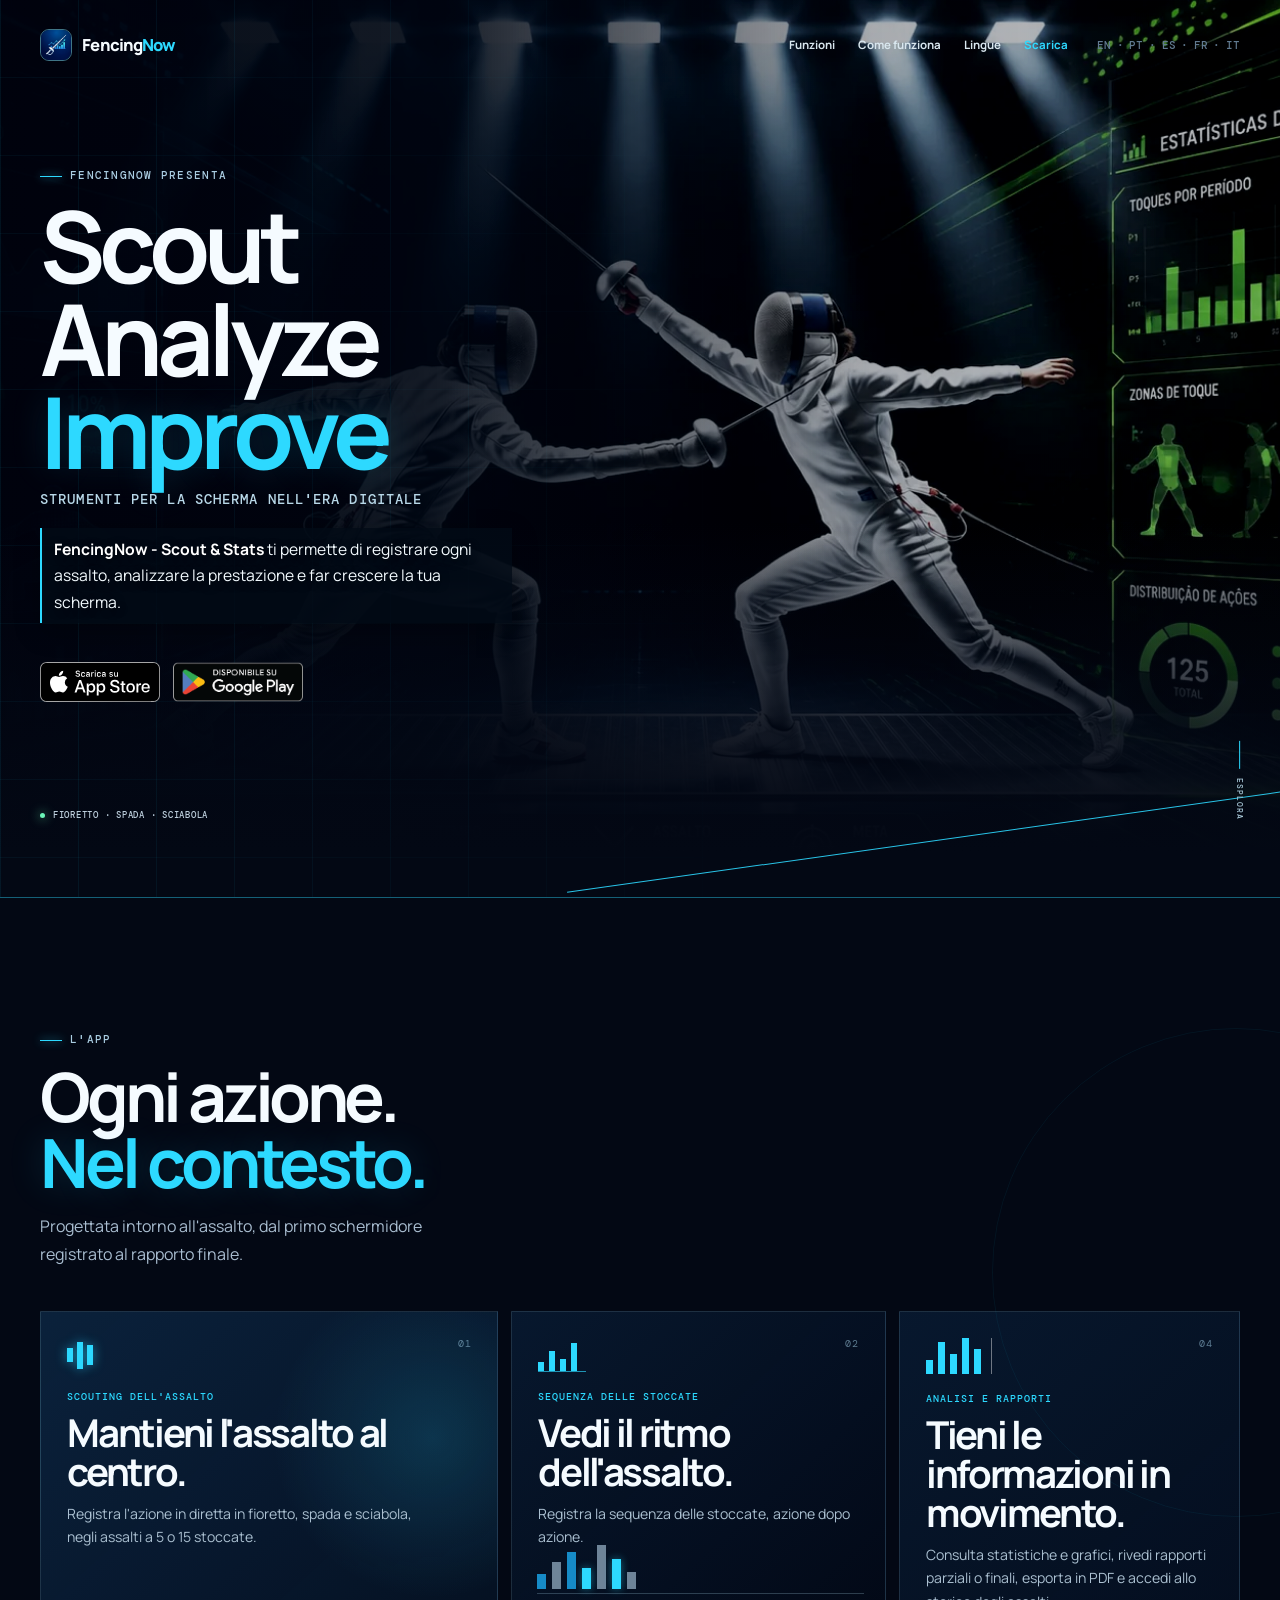
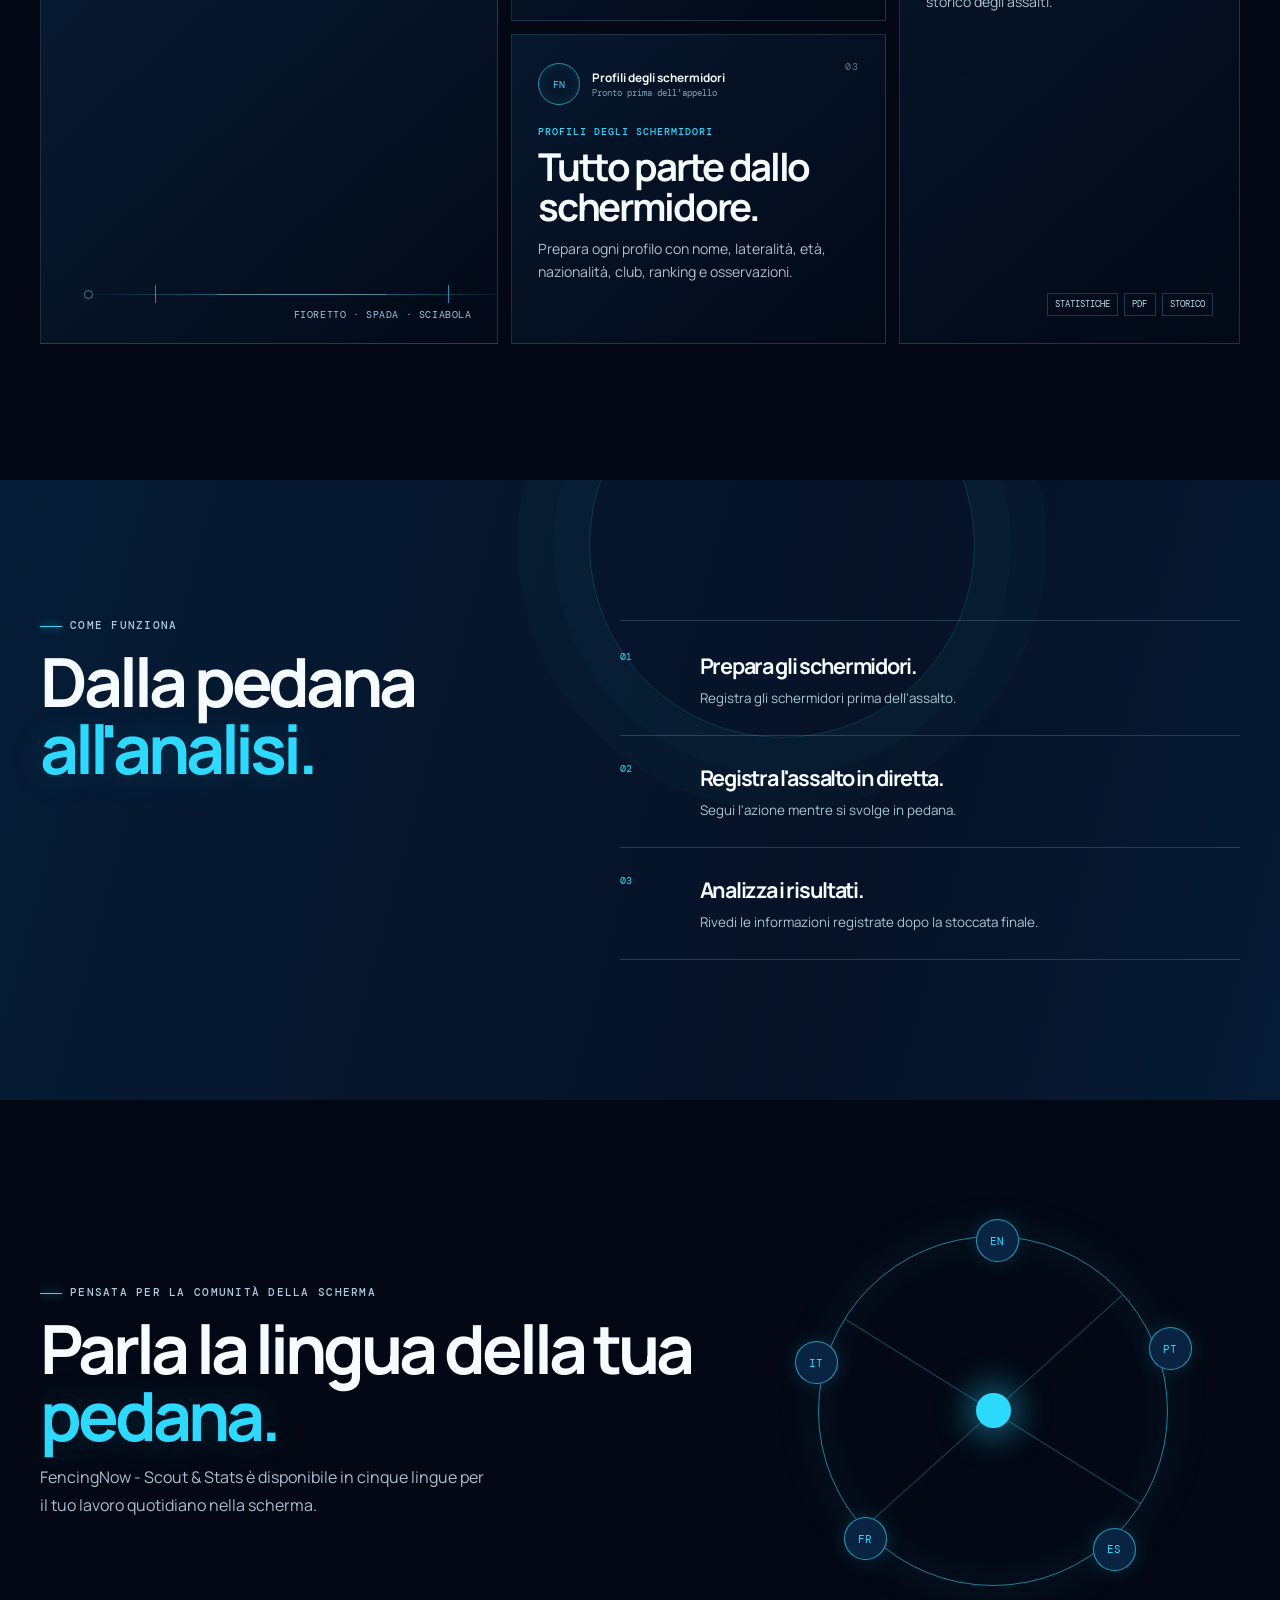
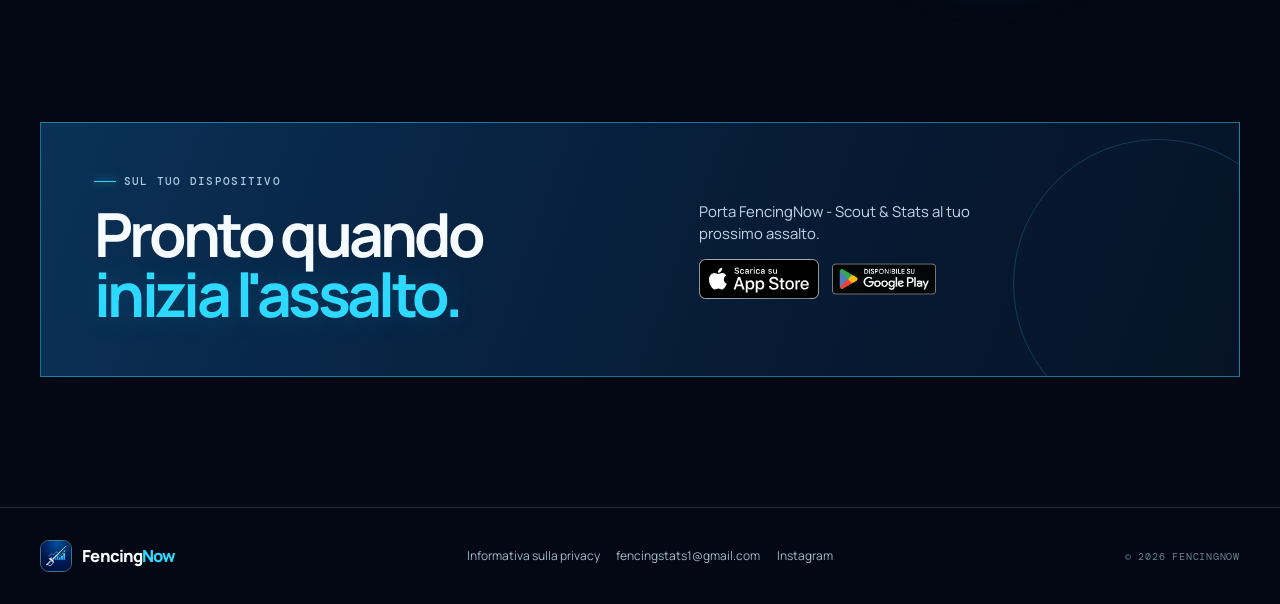
<file: docs/it/index.html>
<!doctype html>
<html lang="it">
  <head>
    <meta charset="utf-8">
    <meta name="viewport" content="width=device-width, initial-scale=1">
    <title>FencingNow - Scout &amp; Stats | Scherma nell&#x27;Era Digitale</title>
    <meta name="description" content="Registra ogni assalto, analizza la prestazione e fai crescere la tua scherma con FencingNow - Scout &amp; Stats.">
    <meta name="keywords" content="scherma, statistiche di scherma, scouting degli assalti, analisi della prestazione, scherma digitale">
    <meta name="theme-color" content="#050b18">
    <link rel="canonical" href="https://fencingnow.app/it/">
    <link rel="alternate" hreflang="en" href="https://fencingnow.app/">
    <link rel="alternate" hreflang="pt-BR" href="https://fencingnow.app/pt/">
    <link rel="alternate" hreflang="es" href="https://fencingnow.app/es/">
    <link rel="alternate" hreflang="fr" href="https://fencingnow.app/fr/">
    <link rel="alternate" hreflang="it" href="https://fencingnow.app/it/">
    <link rel="alternate" hreflang="x-default" href="https://fencingnow.app/">
    <meta property="og:type" content="website">
    <meta property="og:site_name" content="FencingNow">
    <meta property="og:title" content="FencingNow - Scout &amp; Stats | Scherma nell&#x27;Era Digitale">
    <meta property="og:description" content="Registra ogni assalto, analizza la prestazione e fai crescere la tua scherma con FencingNow - Scout &amp; Stats.">
    <meta property="og:url" content="https://fencingnow.app/it/">
    <meta property="og:image" content="https://fencingnow.app/assets/hero-fencingnow.png">
    <meta property="og:image:alt" content="Due schermidori si affrontano in pedana con statistiche sulla prestazione">
    <meta name="twitter:card" content="summary_large_image">
    <meta name="twitter:title" content="FencingNow - Scout &amp; Stats | Scherma nell&#x27;Era Digitale">
    <meta name="twitter:description" content="Registra ogni assalto, analizza la prestazione e fai crescere la tua scherma con FencingNow - Scout &amp; Stats.">
    <meta name="twitter:image" content="https://fencingnow.app/assets/hero-fencingnow.png">
    <link rel="icon" href="/assets/fencingnow-favicon.png" type="image/png">
    <link rel="apple-touch-icon" href="/assets/fencingnow-favicon.png">
    <link rel="stylesheet" href="/styles.css">
  </head>
  <body>
    <a class="skip-link" href="#main-content">Vai al contenuto</a>

    <header class="site-header" data-header>
      <a class="brand" href="#top" aria-label="FencingNow">
        <span class="brand-mark"><img src="/assets/fencingnow-icon.webp" alt=""></span>
        <span class="brand-name">Fencing<span>Now</span></span>
      </a>
      <button class="menu-toggle" type="button" aria-expanded="false" aria-controls="primary-navigation">
        <span class="sr-only">Apri navigazione</span><span></span><span></span>
      </button>
      <nav id="primary-navigation" class="primary-nav" aria-label="Navigazione principale">
        <a href="#features">Funzioni</a>
        <a href="#workflow">Come funziona</a>
        <a href="#languages">Lingue</a>
        <a href="#download" class="nav-download">Scarica</a>
        <div class="language-switcher" aria-label="Lingue"><a href="/" lang="en">EN</a><span aria-hidden="true">·</span><a href="/pt/" lang="pt-BR">PT</a><span aria-hidden="true">·</span><a href="/es/" lang="es">ES</a><span aria-hidden="true">·</span><a href="/fr/" lang="fr">FR</a><span aria-hidden="true">·</span><a href="/it/" lang="it" aria-current="page">IT</a></div>
      </nav>
    </header>

    <main id="main-content" class="apps-catalogue">
      <article class="app-page">
        <section id="top" class="hero" aria-labelledby="hero-title">
          <div class="hero-image" role="img" aria-label="Due schermidori si affrontano in pedana con statistiche sulla prestazione"></div>
          <div class="hero-scanlines" aria-hidden="true"></div>
          <div class="hero-content page-shell">
            <p class="eyebrow"><span></span> FencingNow presenta</p>
            <h1 id="hero-title">Scout<br>Analyze<br><em>Improve</em></h1>
            <p class="hero-positioning">Strumenti per la scherma nell&#x27;era digitale</p>
            <p class="hero-copy"><strong>FencingNow - Scout &amp; Stats</strong> ti permette di registrare ogni assalto, analizzare la prestazione e far crescere la tua scherma.</p>
            <div class="store-actions" aria-label="Scarica FencingNow - Scout &amp; Stats">
              <a class="store-badge" href="https://apps.apple.com/br/app/fencingnow-scout-stats/id6798884700" target="_blank" rel="noopener noreferrer"><img src="/assets/badges/app-store-it-it.svg" alt="Scarica dall’App Store"></a>
              <a class="store-badge hero-play-badge" href="https://play.google.com/store/apps/details?id=app.fencingnow.scout&pcampaignid=web_share" target="_blank" rel="noopener noreferrer"><img src="/assets/badges/google-play-it.png" alt="Disponibile su Google Play"></a>
            </div>
          </div>
          <div class="hero-status"><span class="status-dot"></span><span>Fioretto · Spada · Sciabola</span></div>
          <a class="scroll-cue" href="#features" aria-label="Esplora"><span></span><small>Esplora</small></a>
        </section>

        <section id="features" class="features section page-shell" aria-labelledby="features-title">
          <div class="section-intro stagger-reveal">
            <p class="eyebrow"><span></span> L&#x27;app</p>
            <h2 id="features-title">Ogni azione.<br><em>Nel contesto.</em></h2>
            <p>Progettata intorno all&#x27;assalto, dal primo schermidore registrato al rapporto finale.</p>
          </div>
          <div class="feature-layout">
            <article class="feature-card feature-card-large stagger-reveal"><div class="card-number">01</div><div class="card-icon icon-live" aria-hidden="true"><span></span><span></span><span></span></div><p class="card-label">Scouting dell&#x27;assalto</p><h3>Mantieni l&#x27;assalto al centro.</h3><p>Registra l&#x27;azione in diretta in fioretto, spada e sciabola, negli assalti a 5 o 15 stoccate.</p><div class="weapon-list"><span>Fioretto · Spada · Sciabola</span></div><div class="piste-line" aria-hidden="true"><span></span><i></i><b></b><i></i><span></span></div></article>
            <article class="feature-card feature-card-timeline stagger-reveal"><div class="card-number">02</div><div class="card-icon icon-timeline" aria-hidden="true"><span></span><span></span><span></span><span></span></div><p class="card-label">Sequenza delle stoccate</p><h3>Vedi il ritmo dell&#x27;assalto.</h3><p>Registra la sequenza delle stoccate, azione dopo azione.</p><div class="timeline-demo" aria-hidden="true"><span class="blue"></span><span></span><span class="blue"></span><span class="cyan"></span><span></span><span class="cyan"></span><span></span></div></article>
            <article class="feature-card feature-card-fencer stagger-reveal"><div class="card-number">03</div><div class="fencer-data" aria-hidden="true"><div class="data-avatar">FN</div><div><b>Profili degli schermidori</b><span>Pronto prima dell&#x27;appello</span></div></div><p class="card-label">Profili degli schermidori</p><h3>Tutto parte dallo schermidore.</h3><p>Prepara ogni profilo con nome, lateralità, età, nazionalità, club, ranking e osservazioni.</p></article>
            <article class="feature-card feature-card-report stagger-reveal"><div class="card-number">04</div><div class="report-bars" aria-hidden="true"><span></span><span></span><span></span><span></span><span></span><i></i></div><p class="card-label">Analisi e rapporti</p><h3>Tieni le informazioni in movimento.</h3><p>Consulta statistiche e grafici, rivedi rapporti parziali o finali, esporta in PDF e accedi allo storico degli assalti.</p><div class="report-tags"><span>Statistiche</span><span>PDF</span><span>Storico</span></div></article>
          </div>
        </section>

        <section id="workflow" class="workflow section" aria-labelledby="workflow-title"><div class="workflow-grid page-shell"><div class="workflow-title stagger-reveal"><p class="eyebrow"><span></span> Come funziona</p><h2 id="workflow-title">Dalla pedana<br><em>all&#x27;analisi.</em></h2></div><ol class="steps-list"><li class="stagger-reveal"><span>01</span><div><h3>Prepara gli schermidori.</h3><p>Registra gli schermidori prima dell&#x27;assalto.</p></div></li><li class="stagger-reveal"><span>02</span><div><h3>Registra l&#x27;assalto in diretta.</h3><p>Segui l&#x27;azione mentre si svolge in pedana.</p></div></li><li class="stagger-reveal"><span>03</span><div><h3>Analizza i risultati.</h3><p>Rivedi le informazioni registrate dopo la stoccata finale.</p></div></li></ol></div></section>

        <section id="languages" class="languages section page-shell" aria-labelledby="languages-title"><div class="language-copy stagger-reveal"><p class="eyebrow"><span></span> Pensata per la comunità della scherma</p><h2 id="languages-title">Parla la lingua della tua<br><em>pedana.</em></h2><p>FencingNow - Scout &amp; Stats è disponibile in cinque lingue per il tuo lavoro quotidiano nella scherma.</p></div><div class="language-orbit stagger-reveal" aria-label="English, Português, Español, Français, Italiano"><span class="orbit-line orbit-one"></span><span class="orbit-line orbit-two"></span><b>EN</b><b>PT</b><b>ES</b><b>FR</b><b>IT</b><i></i></div></section>

        <section id="download" class="download-section" aria-labelledby="download-title"><div class="download-inner page-shell stagger-reveal"><div><p class="eyebrow"><span></span> Sul tuo dispositivo</p><h2 id="download-title">Pronto quando<br><em>inizia l&#x27;assalto.</em></h2></div><div class="download-side"><p>Porta FencingNow - Scout &amp; Stats al tuo prossimo assalto.</p><div class="store-actions"><a class="store-badge" href="https://apps.apple.com/br/app/fencingnow-scout-stats/id6798884700" target="_blank" rel="noopener noreferrer"><img src="/assets/badges/app-store-it-it.svg" alt="Scarica dall’App Store"></a><a class="store-badge" href="https://play.google.com/store/apps/details?id=app.fencingnow.scout&pcampaignid=web_share" target="_blank" rel="noopener noreferrer"><img src="/assets/badges/google-play-it.png" alt="Disponibile su Google Play"></a></div></div></div></section>
      </article>
    </main>

    <footer class="site-footer"><div class="page-shell footer-inner"><a class="brand" href="#top" aria-label="Torna alla pagina FencingNow"><span class="brand-mark"><img src="/assets/fencingnow-icon.webp" alt=""></span><span class="brand-name">Fencing<span>Now</span></span></a><div class="footer-links"><a href="https://fencing-stats.github.io/fencing-stats-site/privacy.html#it">Informativa sulla privacy</a><a href="mailto:fencingstats1@gmail.com">fencingstats1@gmail.com</a><a href="https://www.instagram.com/fencingnow/" target="_blank" rel="noopener noreferrer">Instagram</a></div><p>© <span data-year></span> FencingNow</p></div></footer>
    <script src="/script.js"></script>
  </body>
</html>
</file>
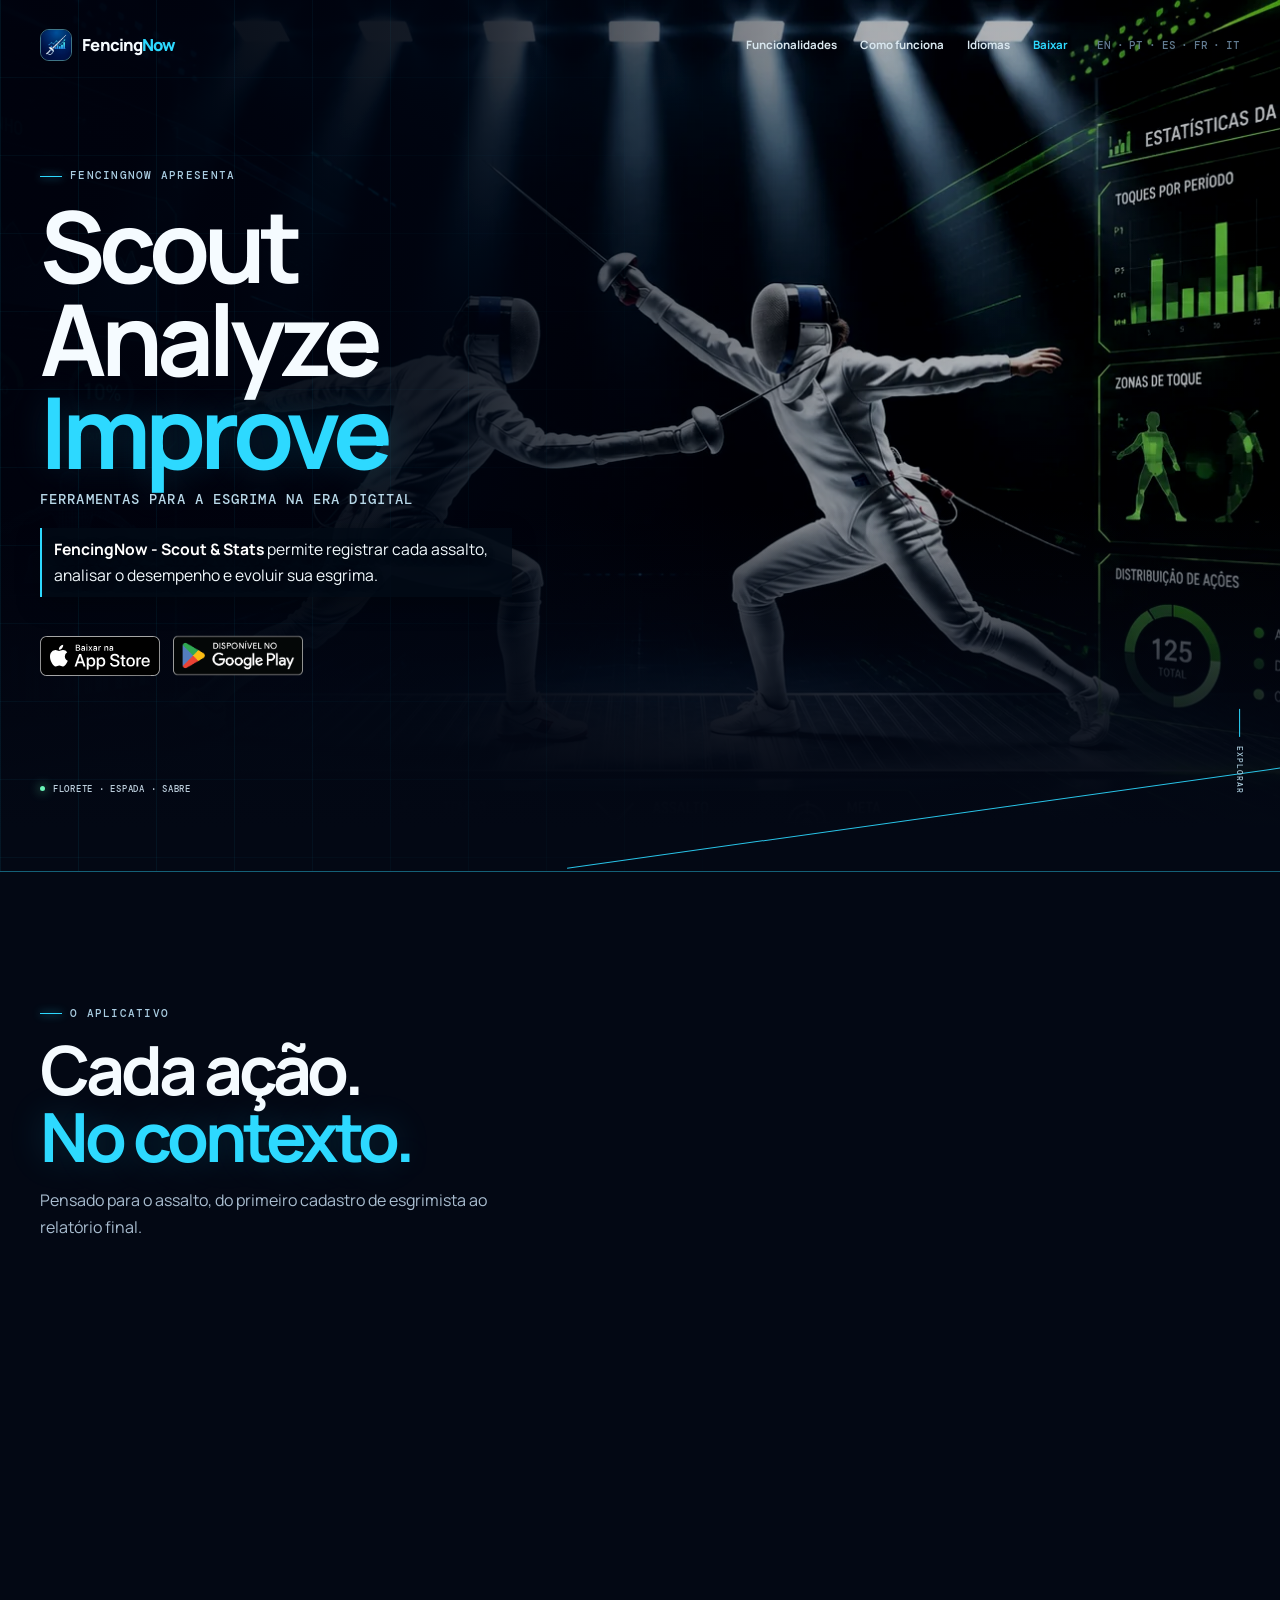
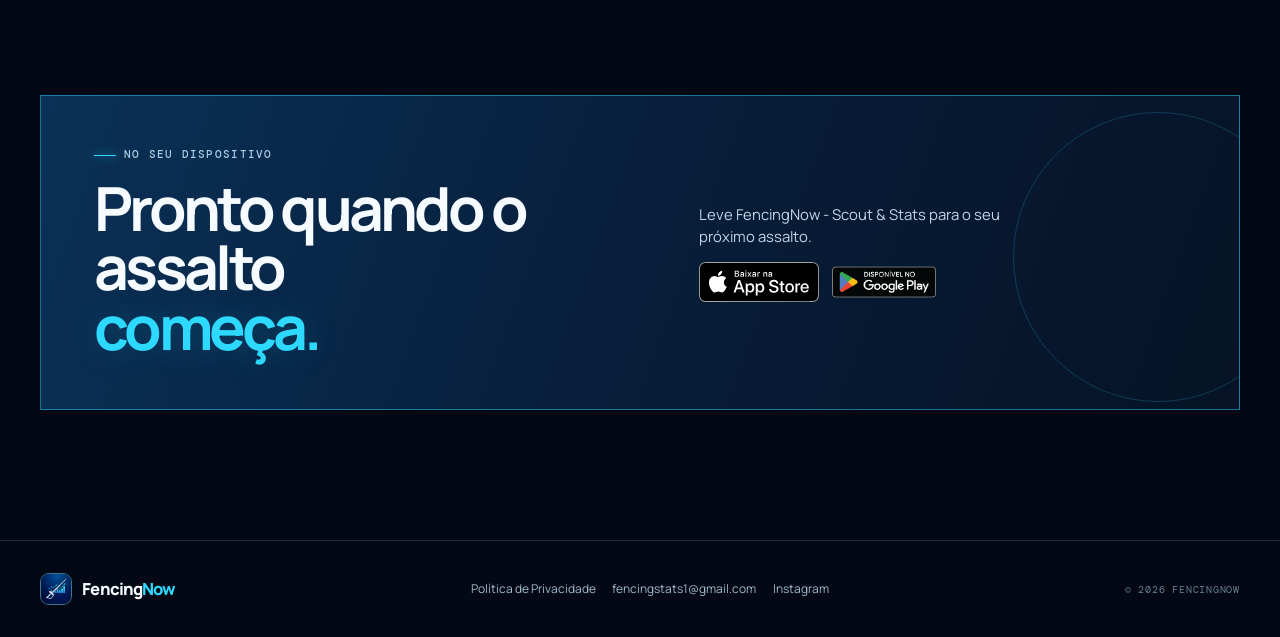
<file: docs/pt/index.html>
<!doctype html>
<html lang="pt-BR">
  <head>
    <meta charset="utf-8">
    <meta name="viewport" content="width=device-width, initial-scale=1">
    <title>FencingNow - Scout &amp; Stats | Esgrima na Era Digital</title>
    <meta name="description" content="Registre cada assalto, analise o desempenho e faça sua esgrima evoluir com FencingNow - Scout &amp; Stats.">
    <meta name="keywords" content="esgrima, estatísticas de esgrima, scout de assaltos, análise de desempenho, esgrima digital">
    <meta name="theme-color" content="#050b18">
    <link rel="canonical" href="https://fencingnow.app/pt/">
    <link rel="alternate" hreflang="en" href="https://fencingnow.app/">
    <link rel="alternate" hreflang="pt-BR" href="https://fencingnow.app/pt/">
    <link rel="alternate" hreflang="es" href="https://fencingnow.app/es/">
    <link rel="alternate" hreflang="fr" href="https://fencingnow.app/fr/">
    <link rel="alternate" hreflang="it" href="https://fencingnow.app/it/">
    <link rel="alternate" hreflang="x-default" href="https://fencingnow.app/">
    <meta property="og:type" content="website">
    <meta property="og:site_name" content="FencingNow">
    <meta property="og:title" content="FencingNow - Scout &amp; Stats | Esgrima na Era Digital">
    <meta property="og:description" content="Registre cada assalto, analise o desempenho e faça sua esgrima evoluir com FencingNow - Scout &amp; Stats.">
    <meta property="og:url" content="https://fencingnow.app/pt/">
    <meta property="og:image" content="https://fencingnow.app/assets/hero-fencingnow.png">
    <meta property="og:image:alt" content="Dois esgrimistas em assalto na pista com estatísticas de desempenho">
    <meta name="twitter:card" content="summary_large_image">
    <meta name="twitter:title" content="FencingNow - Scout &amp; Stats | Esgrima na Era Digital">
    <meta name="twitter:description" content="Registre cada assalto, analise o desempenho e faça sua esgrima evoluir com FencingNow - Scout &amp; Stats.">
    <meta name="twitter:image" content="https://fencingnow.app/assets/hero-fencingnow.png">
    <link rel="icon" href="/assets/fencingnow-favicon.png" type="image/png">
    <link rel="apple-touch-icon" href="/assets/fencingnow-favicon.png">
    <link rel="stylesheet" href="/styles.css">
  </head>
  <body>
    <a class="skip-link" href="#main-content">Ir para o conteúdo</a>

    <header class="site-header" data-header>
      <a class="brand" href="#top" aria-label="FencingNow">
        <span class="brand-mark"><img src="/assets/fencingnow-icon.webp" alt=""></span>
        <span class="brand-name">Fencing<span>Now</span></span>
      </a>
      <button class="menu-toggle" type="button" aria-expanded="false" aria-controls="primary-navigation">
        <span class="sr-only">Abrir navegação</span><span></span><span></span>
      </button>
      <nav id="primary-navigation" class="primary-nav" aria-label="Navegação principal">
        <a href="#features">Funcionalidades</a>
        <a href="#workflow">Como funciona</a>
        <a href="#languages">Idiomas</a>
        <a href="#download" class="nav-download">Baixar</a>
        <div class="language-switcher" aria-label="Idiomas"><a href="/" lang="en">EN</a><span aria-hidden="true">·</span><a href="/pt/" lang="pt-BR" aria-current="page">PT</a><span aria-hidden="true">·</span><a href="/es/" lang="es">ES</a><span aria-hidden="true">·</span><a href="/fr/" lang="fr">FR</a><span aria-hidden="true">·</span><a href="/it/" lang="it">IT</a></div>
      </nav>
    </header>

    <main id="main-content" class="apps-catalogue">
      <article class="app-page">
        <section id="top" class="hero" aria-labelledby="hero-title">
          <div class="hero-image" role="img" aria-label="Dois esgrimistas em assalto na pista com estatísticas de desempenho"></div>
          <div class="hero-scanlines" aria-hidden="true"></div>
          <div class="hero-content page-shell">
            <p class="eyebrow"><span></span> FencingNow apresenta</p>
            <h1 id="hero-title">Scout<br>Analyze<br><em>Improve</em></h1>
            <p class="hero-positioning">Ferramentas para a esgrima na Era Digital</p>
            <p class="hero-copy"><strong>FencingNow - Scout &amp; Stats</strong> permite registrar cada assalto, analisar o desempenho e evoluir sua esgrima.</p>
            <div class="store-actions" aria-label="Baixar FencingNow - Scout &amp; Stats">
              <a class="store-badge" href="https://apps.apple.com/br/app/fencingnow-scout-stats/id6798884700" target="_blank" rel="noopener noreferrer"><img src="/assets/badges/app-store-pt-br.svg" alt="Baixe na App Store"></a>
              <a class="store-badge hero-play-badge" href="https://play.google.com/store/apps/details?id=app.fencingnow.scout&pcampaignid=web_share" target="_blank" rel="noopener noreferrer"><img src="/assets/badges/google-play-pt-br.png" alt="Disponível no Google Play"></a>
            </div>
          </div>
          <div class="hero-status"><span class="status-dot"></span><span>Florete · Espada · Sabre</span></div>
          <a class="scroll-cue" href="#features" aria-label="Explorar"><span></span><small>Explorar</small></a>
        </section>

        <section id="features" class="features section page-shell" aria-labelledby="features-title">
          <div class="section-intro stagger-reveal">
            <p class="eyebrow"><span></span> O aplicativo</p>
            <h2 id="features-title">Cada ação.<br><em>No contexto.</em></h2>
            <p>Pensado para o assalto, do primeiro cadastro de esgrimista ao relatório final.</p>
          </div>
          <div class="feature-layout">
            <article class="feature-card feature-card-large stagger-reveal"><div class="card-number">01</div><div class="card-icon icon-live" aria-hidden="true"><span></span><span></span><span></span></div><p class="card-label">Scout do assalto</p><h3>Mantenha o foco no assalto.</h3><p>Registre a ação ao vivo em florete, espada e sabre, nos assaltos de 5 ou 15 pontos.</p><div class="weapon-list"><span>Florete · Espada · Sabre</span></div><div class="piste-line" aria-hidden="true"><span></span><i></i><b></b><i></i><span></span></div></article>
            <article class="feature-card feature-card-timeline stagger-reveal"><div class="card-number">02</div><div class="card-icon icon-timeline" aria-hidden="true"><span></span><span></span><span></span><span></span></div><p class="card-label">Linha do toque</p><h3>Veja o ritmo do assalto.</h3><p>Registre a linha do toque, ação por ação.</p><div class="timeline-demo" aria-hidden="true"><span class="blue"></span><span></span><span class="blue"></span><span class="cyan"></span><span></span><span class="cyan"></span><span></span></div></article>
            <article class="feature-card feature-card-fencer stagger-reveal"><div class="card-number">03</div><div class="fencer-data" aria-hidden="true"><div class="data-avatar">FN</div><div><b>Perfis de esgrimistas</b><span>Pronto antes da chamada</span></div></div><p class="card-label">Perfis de esgrimistas</p><h3>Tudo começa pelo esgrimista.</h3><p>Prepare cada perfil com nome, lateralidade, idade, nacionalidade, clube, ranking e observações.</p></article>
            <article class="feature-card feature-card-report stagger-reveal"><div class="card-number">04</div><div class="report-bars" aria-hidden="true"><span></span><span></span><span></span><span></span><span></span><i></i></div><p class="card-label">Análise e relatórios</p><h3>Mantenha a informação em movimento.</h3><p>Veja estatísticas e gráficos, consulte relatórios parciais ou finais, exporte em PDF e acesse o histórico de assaltos.</p><div class="report-tags"><span>Estatísticas</span><span>PDF</span><span>Histórico</span></div></article>
          </div>
        </section>

        <section id="workflow" class="workflow section" aria-labelledby="workflow-title"><div class="workflow-grid page-shell"><div class="workflow-title stagger-reveal"><p class="eyebrow"><span></span> Como funciona</p><h2 id="workflow-title">Da pista à<br><em>análise.</em></h2></div><ol class="steps-list"><li class="stagger-reveal"><span>01</span><div><h3>Cadastre os esgrimistas.</h3><p>Registre os esgrimistas antes do assalto.</p></div></li><li class="stagger-reveal"><span>02</span><div><h3>Registre o assalto ao vivo.</h3><p>Acompanhe a ação conforme ela acontece na pista.</p></div></li><li class="stagger-reveal"><span>03</span><div><h3>Analise os resultados.</h3><p>Revise as informações registradas após o toque final.</p></div></li></ol></div></section>

        <section id="languages" class="languages section page-shell" aria-labelledby="languages-title"><div class="language-copy stagger-reveal"><p class="eyebrow"><span></span> Feito para a comunidade da esgrima</p><h2 id="languages-title">Use a linguagem da sua<br><em>pista.</em></h2><p>FencingNow - Scout &amp; Stats está disponível em cinco idiomas para o seu trabalho diário na esgrima.</p></div><div class="language-orbit stagger-reveal" aria-label="English, Português, Español, Français, Italiano"><span class="orbit-line orbit-one"></span><span class="orbit-line orbit-two"></span><b>EN</b><b>PT</b><b>ES</b><b>FR</b><b>IT</b><i></i></div></section>

        <section id="download" class="download-section" aria-labelledby="download-title"><div class="download-inner page-shell stagger-reveal"><div><p class="eyebrow"><span></span> No seu dispositivo</p><h2 id="download-title">Pronto quando o assalto<br><em>começa.</em></h2></div><div class="download-side"><p>Leve FencingNow - Scout &amp; Stats para o seu próximo assalto.</p><div class="store-actions"><a class="store-badge" href="https://apps.apple.com/br/app/fencingnow-scout-stats/id6798884700" target="_blank" rel="noopener noreferrer"><img src="/assets/badges/app-store-pt-br.svg" alt="Baixe na App Store"></a><a class="store-badge" href="https://play.google.com/store/apps/details?id=app.fencingnow.scout&pcampaignid=web_share" target="_blank" rel="noopener noreferrer"><img src="/assets/badges/google-play-pt-br.png" alt="Disponível no Google Play"></a></div></div></div></section>
      </article>
    </main>

    <footer class="site-footer"><div class="page-shell footer-inner"><a class="brand" href="#top" aria-label="Voltar para a página do FencingNow"><span class="brand-mark"><img src="/assets/fencingnow-icon.webp" alt=""></span><span class="brand-name">Fencing<span>Now</span></span></a><div class="footer-links"><a href="https://fencing-stats.github.io/fencing-stats-site/privacy.html#pt">Política de Privacidade</a><a href="mailto:fencingstats1@gmail.com">fencingstats1@gmail.com</a><a href="https://www.instagram.com/fencingnow/" target="_blank" rel="noopener noreferrer">Instagram</a></div><p>© <span data-year></span> FencingNow</p></div></footer>
    <script src="/script.js"></script>
  </body>
</html>
</file>
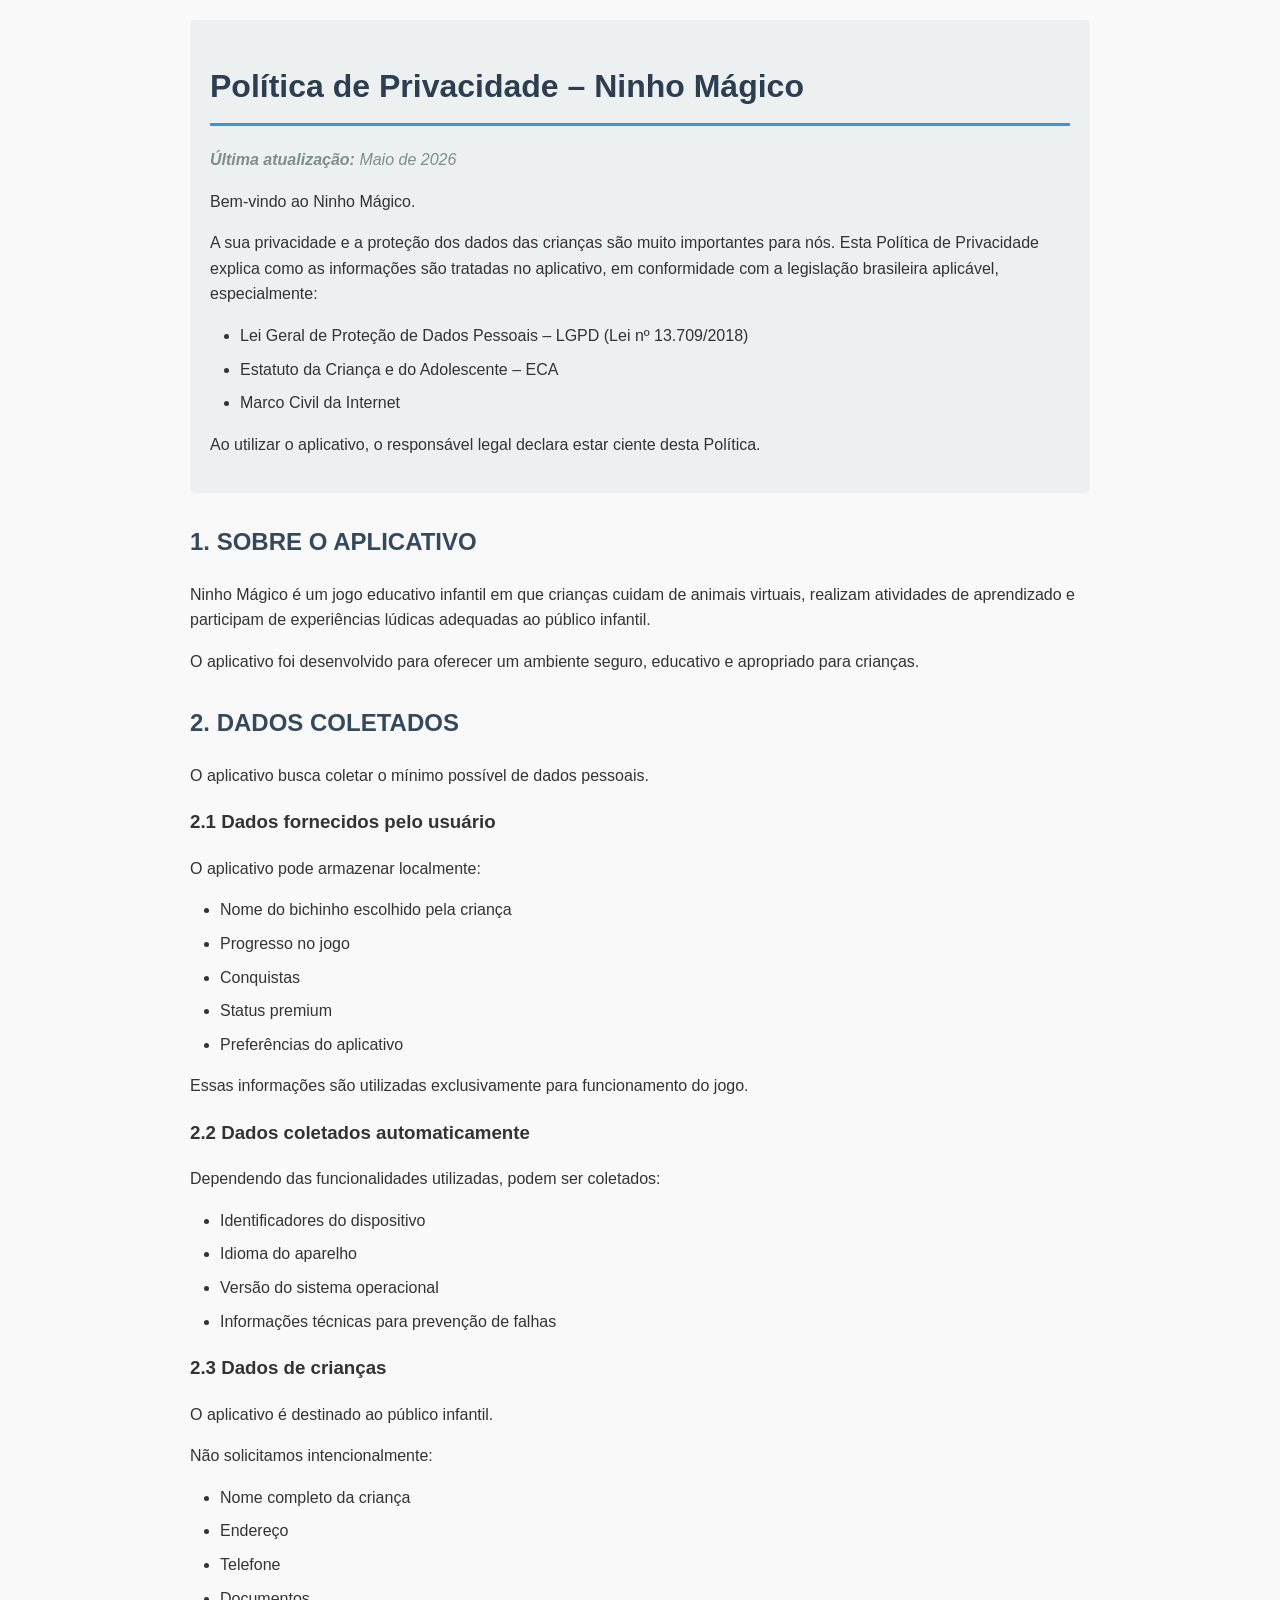
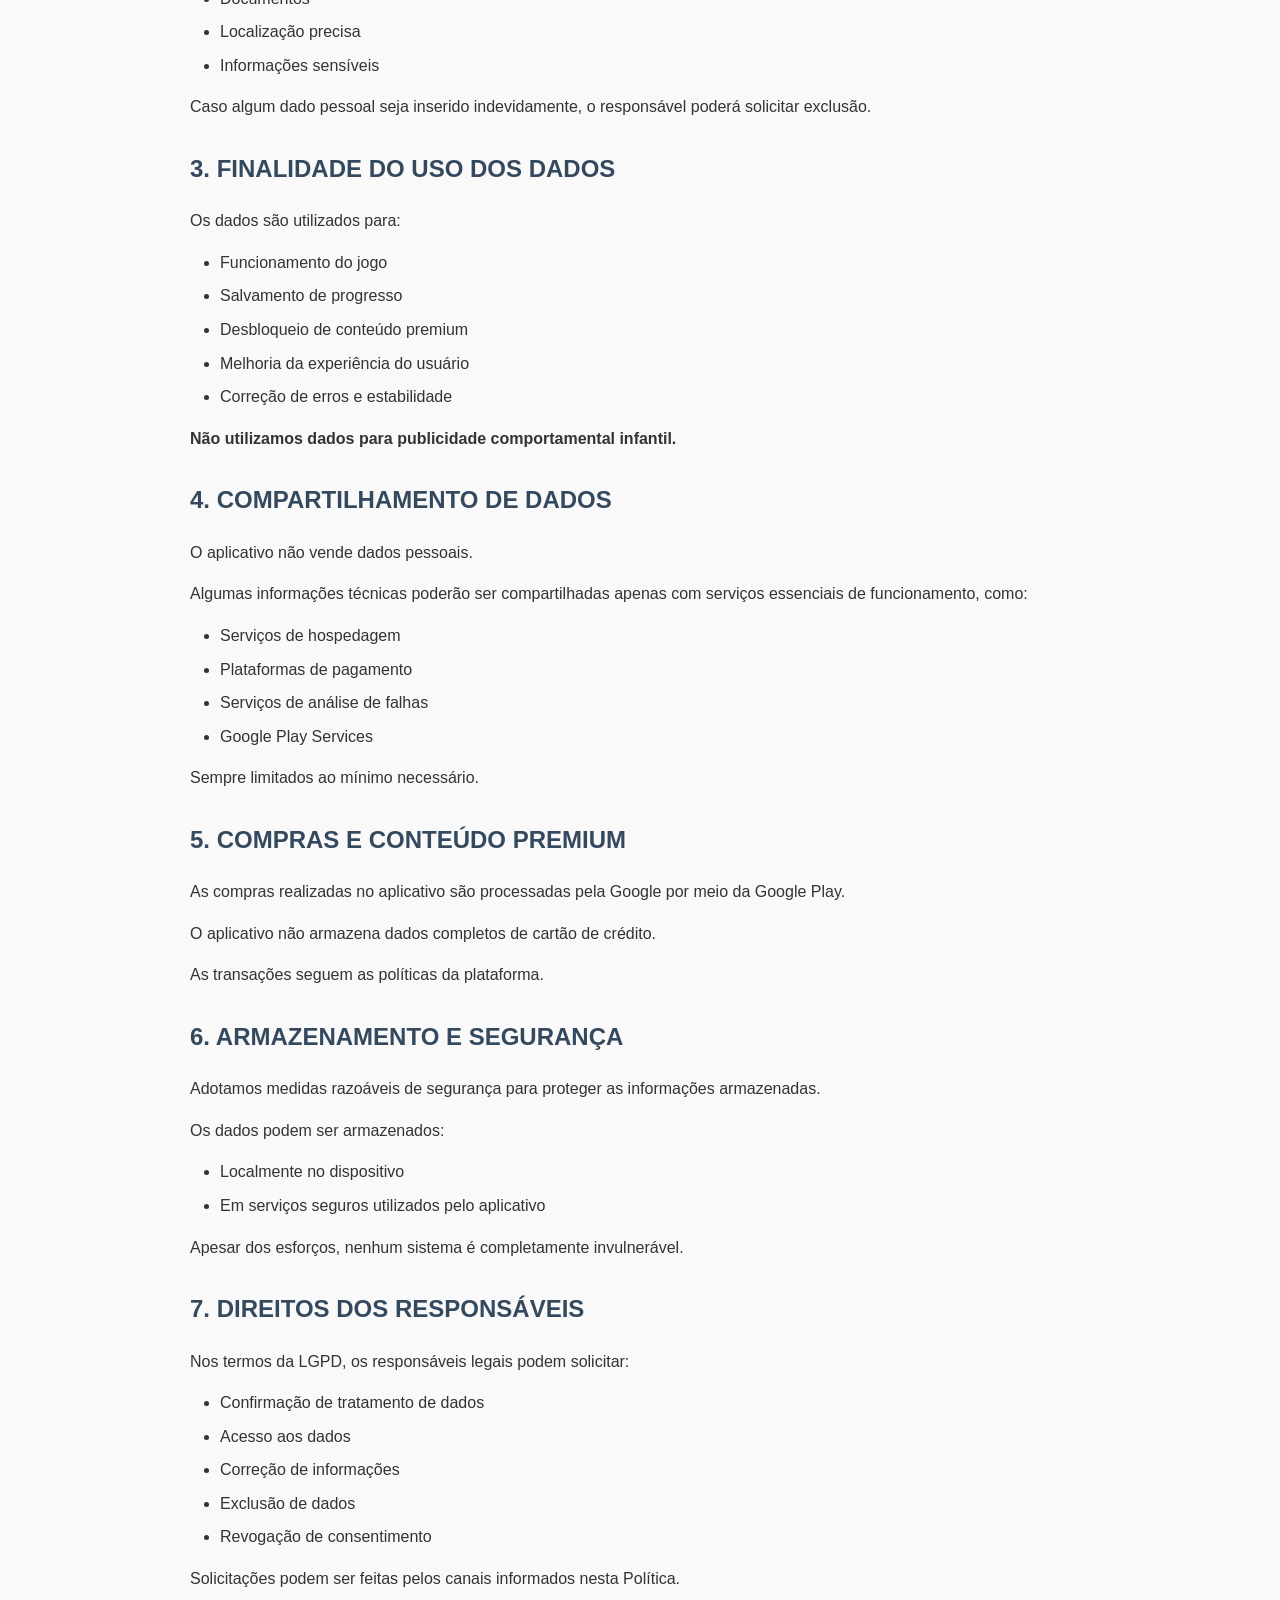
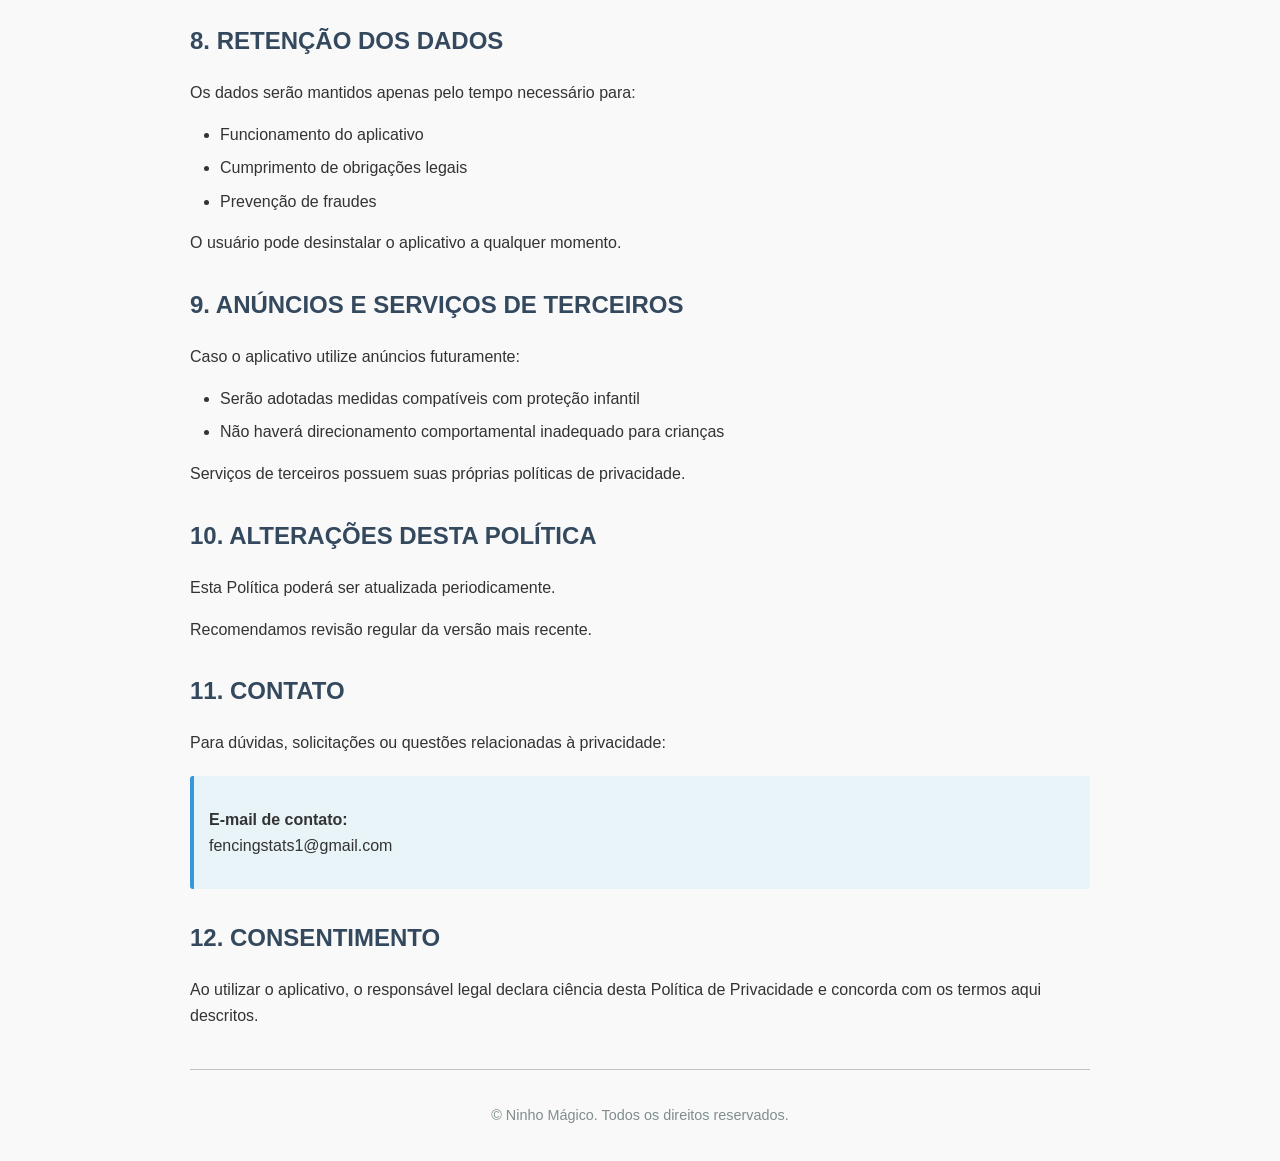
<file: politica-privacidade.html>
<!DOCTYPE html>
<html lang="pt-BR">
<head>
    <meta charset="UTF-8">
    <meta name="viewport" content="width=device-width, initial-scale=1.0">
    <title>Política de Privacidade – Ninho Mágico</title>
    <style>
        body {
            font-family: Arial, sans-serif;
            line-height: 1.6;
            color: #333;
            max-width: 900px;
            margin: 0 auto;
            padding: 20px;
            background-color: #f9f9f9;
        }
        h1 {
            color: #2c3e50;
            border-bottom: 3px solid #3498db;
            padding-bottom: 10px;
        }
        h2 {
            color: #34495e;
            margin-top: 30px;
        }
        .header {
            background-color: #ecf0f1;
            padding: 20px;
            border-radius: 5px;
            margin-bottom: 30px;
        }
        .update-date {
            font-style: italic;
            color: #7f8c8d;
        }
        ul {
            margin: 10px 0;
            padding-left: 30px;
        }
        li {
            margin: 8px 0;
        }
        .contact-section {
            background-color: #e8f4f8;
            padding: 15px;
            border-left: 4px solid #3498db;
            margin: 20px 0;
            border-radius: 3px;
        }
        .footer {
            margin-top: 40px;
            padding-top: 20px;
            border-top: 1px solid #bdc3c7;
            text-align: center;
            color: #7f8c8d;
            font-size: 0.9em;
        }
    </style>
</head>
<body>
    <div class="header">
        <h1>Política de Privacidade – Ninho Mágico</h1>
        <p class="update-date"><strong>Última atualização:</strong> Maio de 2026</p>
        <p>Bem-vindo ao Ninho Mágico.</p>
        <p>A sua privacidade e a proteção dos dados das crianças são muito importantes para nós. Esta Política de Privacidade explica como as informações são tratadas no aplicativo, em conformidade com a legislação brasileira aplicável, especialmente:</p>
        <ul>
            <li>Lei Geral de Proteção de Dados Pessoais – LGPD (Lei nº 13.709/2018)</li>
            <li>Estatuto da Criança e do Adolescente – ECA</li>
            <li>Marco Civil da Internet</li>
        </ul>
        <p>Ao utilizar o aplicativo, o responsável legal declara estar ciente desta Política.</p>
    </div>

    <h2>1. SOBRE O APLICATIVO</h2>
    <p>Ninho Mágico é um jogo educativo infantil em que crianças cuidam de animais virtuais, realizam atividades de aprendizado e participam de experiências lúdicas adequadas ao público infantil.</p>
    <p>O aplicativo foi desenvolvido para oferecer um ambiente seguro, educativo e apropriado para crianças.</p>

    <h2>2. DADOS COLETADOS</h2>
    <p>O aplicativo busca coletar o mínimo possível de dados pessoais.</p>

    <h3>2.1 Dados fornecidos pelo usuário</h3>
    <p>O aplicativo pode armazenar localmente:</p>
    <ul>
        <li>Nome do bichinho escolhido pela criança</li>
        <li>Progresso no jogo</li>
        <li>Conquistas</li>
        <li>Status premium</li>
        <li>Preferências do aplicativo</li>
    </ul>
    <p>Essas informações são utilizadas exclusivamente para funcionamento do jogo.</p>

    <h3>2.2 Dados coletados automaticamente</h3>
    <p>Dependendo das funcionalidades utilizadas, podem ser coletados:</p>
    <ul>
        <li>Identificadores do dispositivo</li>
        <li>Idioma do aparelho</li>
        <li>Versão do sistema operacional</li>
        <li>Informações técnicas para prevenção de falhas</li>
    </ul>

    <h3>2.3 Dados de crianças</h3>
    <p>O aplicativo é destinado ao público infantil.</p>
    <p>Não solicitamos intencionalmente:</p>
    <ul>
        <li>Nome completo da criança</li>
        <li>Endereço</li>
        <li>Telefone</li>
        <li>Documentos</li>
        <li>Localização precisa</li>
        <li>Informações sensíveis</li>
    </ul>
    <p>Caso algum dado pessoal seja inserido indevidamente, o responsável poderá solicitar exclusão.</p>

    <h2>3. FINALIDADE DO USO DOS DADOS</h2>
    <p>Os dados são utilizados para:</p>
    <ul>
        <li>Funcionamento do jogo</li>
        <li>Salvamento de progresso</li>
        <li>Desbloqueio de conteúdo premium</li>
        <li>Melhoria da experiência do usuário</li>
        <li>Correção de erros e estabilidade</li>
    </ul>
    <p><strong>Não utilizamos dados para publicidade comportamental infantil.</strong></p>

    <h2>4. COMPARTILHAMENTO DE DADOS</h2>
    <p>O aplicativo não vende dados pessoais.</p>
    <p>Algumas informações técnicas poderão ser compartilhadas apenas com serviços essenciais de funcionamento, como:</p>
    <ul>
        <li>Serviços de hospedagem</li>
        <li>Plataformas de pagamento</li>
        <li>Serviços de análise de falhas</li>
        <li>Google Play Services</li>
    </ul>
    <p>Sempre limitados ao mínimo necessário.</p>

    <h2>5. COMPRAS E CONTEÚDO PREMIUM</h2>
    <p>As compras realizadas no aplicativo são processadas pela Google por meio da Google Play.</p>
    <p>O aplicativo não armazena dados completos de cartão de crédito.</p>
    <p>As transações seguem as políticas da plataforma.</p>

    <h2>6. ARMAZENAMENTO E SEGURANÇA</h2>
    <p>Adotamos medidas razoáveis de segurança para proteger as informações armazenadas.</p>
    <p>Os dados podem ser armazenados:</p>
    <ul>
        <li>Localmente no dispositivo</li>
        <li>Em serviços seguros utilizados pelo aplicativo</li>
    </ul>
    <p>Apesar dos esforços, nenhum sistema é completamente invulnerável.</p>

    <h2>7. DIREITOS DOS RESPONSÁVEIS</h2>
    <p>Nos termos da LGPD, os responsáveis legais podem solicitar:</p>
    <ul>
        <li>Confirmação de tratamento de dados</li>
        <li>Acesso aos dados</li>
        <li>Correção de informações</li>
        <li>Exclusão de dados</li>
        <li>Revogação de consentimento</li>
    </ul>
    <p>Solicitações podem ser feitas pelos canais informados nesta Política.</p>

    <h2>8. RETENÇÃO DOS DADOS</h2>
    <p>Os dados serão mantidos apenas pelo tempo necessário para:</p>
    <ul>
        <li>Funcionamento do aplicativo</li>
        <li>Cumprimento de obrigações legais</li>
        <li>Prevenção de fraudes</li>
    </ul>
    <p>O usuário pode desinstalar o aplicativo a qualquer momento.</p>

    <h2>9. ANÚNCIOS E SERVIÇOS DE TERCEIROS</h2>
    <p>Caso o aplicativo utilize anúncios futuramente:</p>
    <ul>
        <li>Serão adotadas medidas compatíveis com proteção infantil</li>
        <li>Não haverá direcionamento comportamental inadequado para crianças</li>
    </ul>
    <p>Serviços de terceiros possuem suas próprias políticas de privacidade.</p>

    <h2>10. ALTERAÇÕES DESTA POLÍTICA</h2>
    <p>Esta Política poderá ser atualizada periodicamente.</p>
    <p>Recomendamos revisão regular da versão mais recente.</p>

    <h2>11. CONTATO</h2>
    <p>Para dúvidas, solicitações ou questões relacionadas à privacidade:</p>
    <div class="contact-section">
        <p><strong>E-mail de contato:</strong><br>
        fencingstats1@gmail.com</p>
    </div>

    <h2>12. CONSENTIMENTO</h2>
    <p>Ao utilizar o aplicativo, o responsável legal declara ciência desta Política de Privacidade e concorda com os termos aqui descritos.</p>

    <div class="footer">
        <p>&copy; Ninho Mágico. Todos os direitos reservados.</p>
    </div>
</body>
</html>
</file>
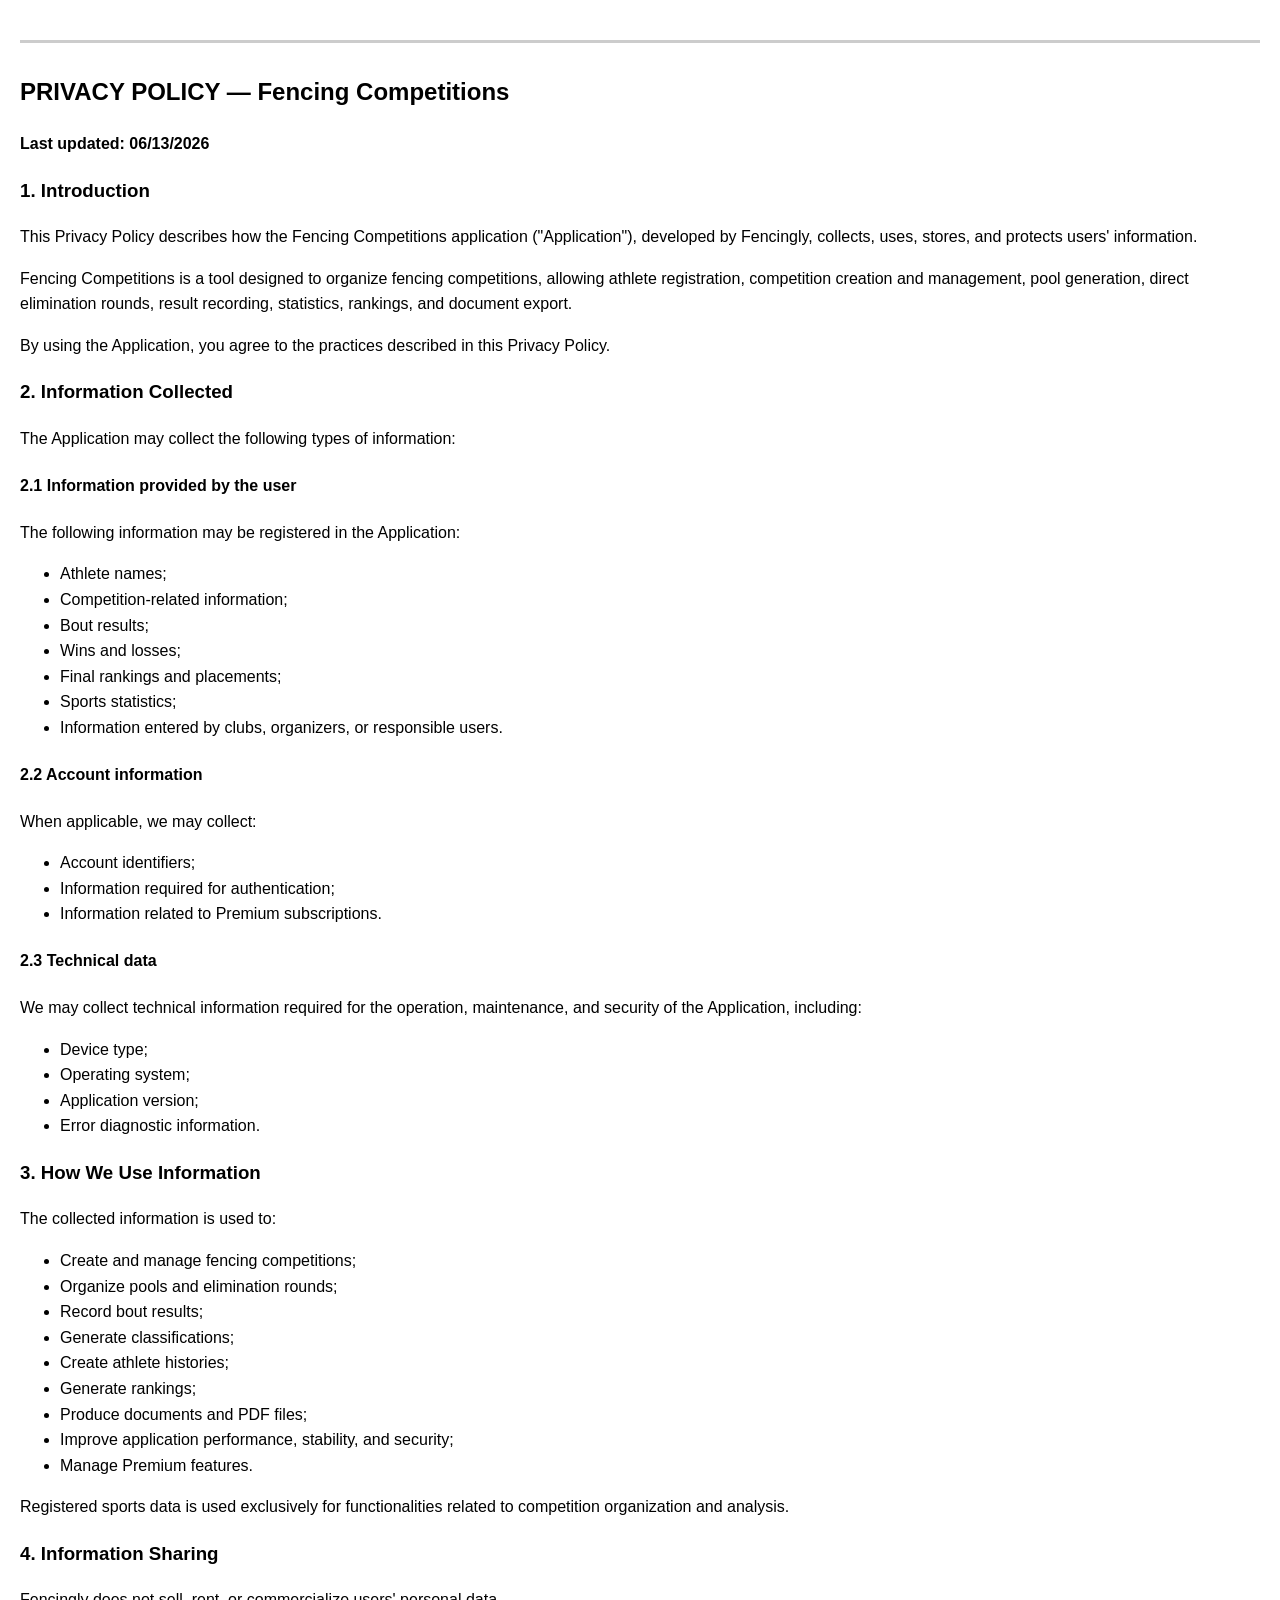
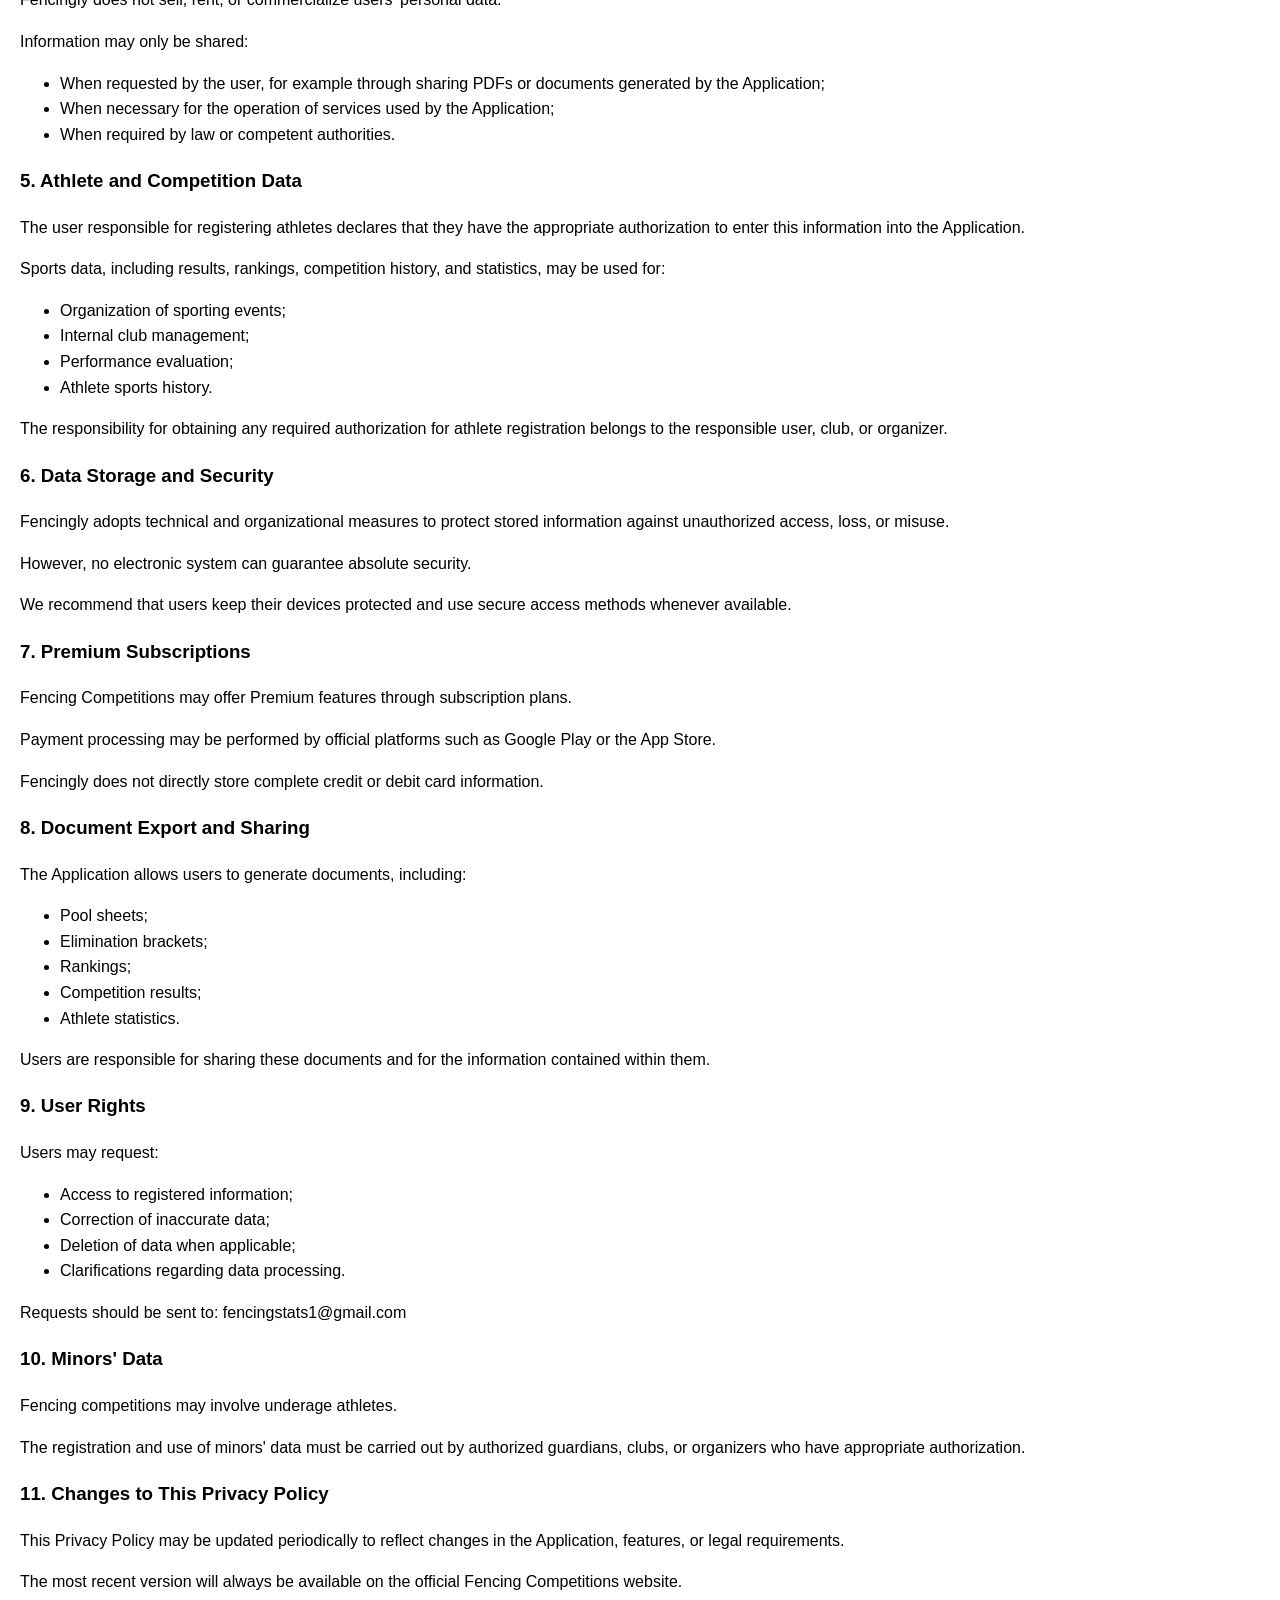
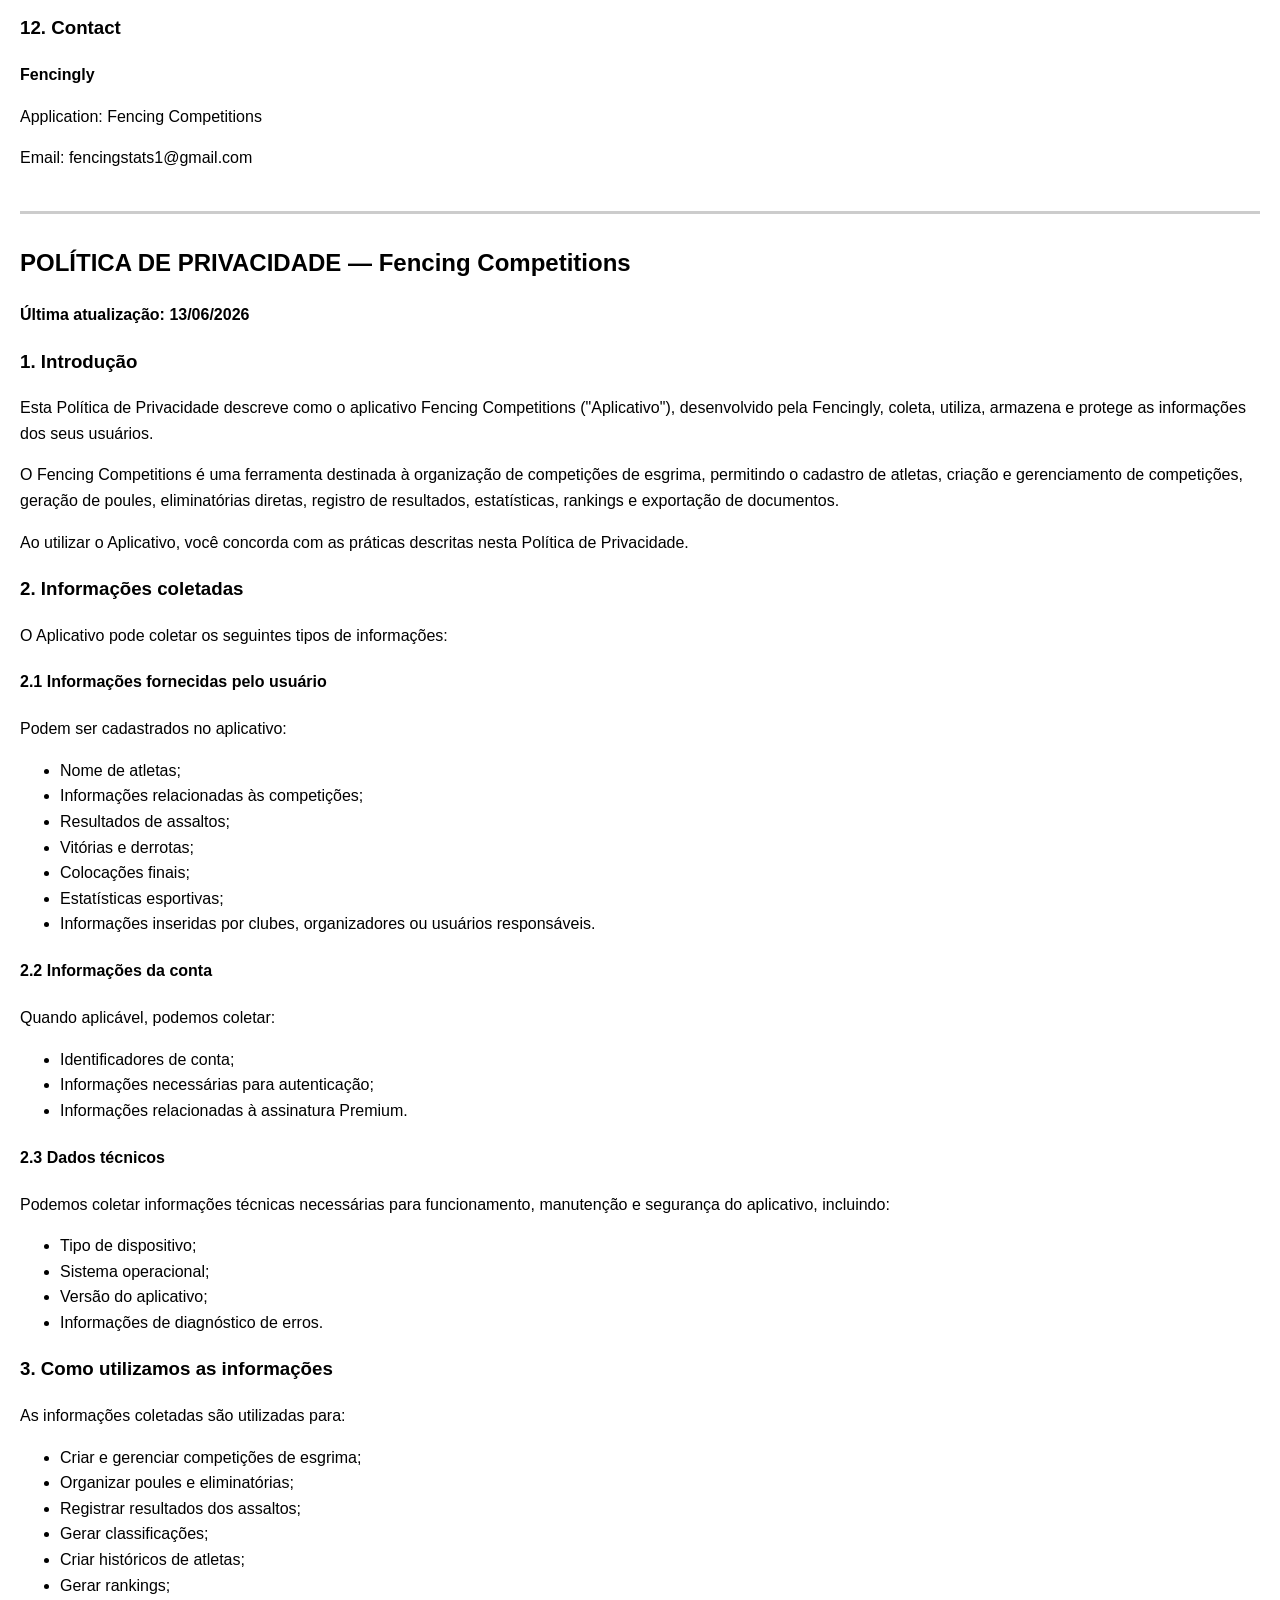
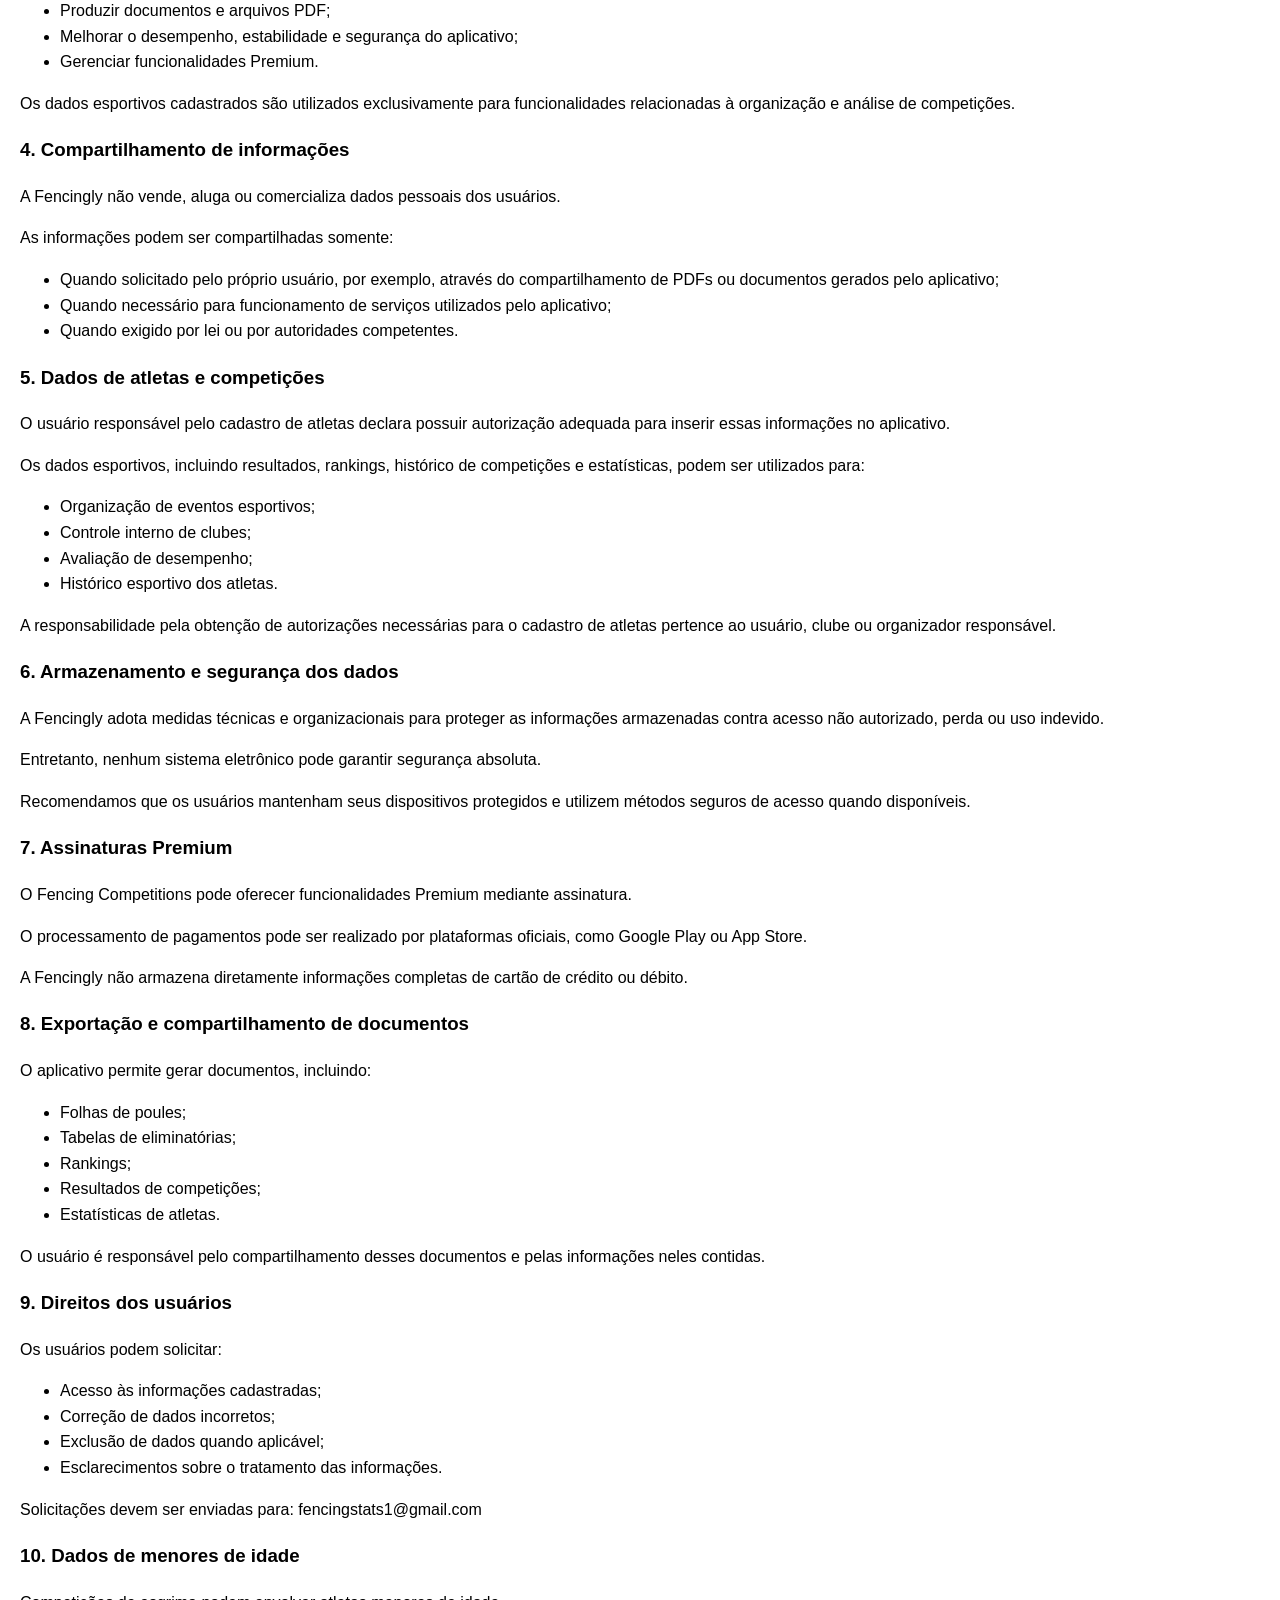
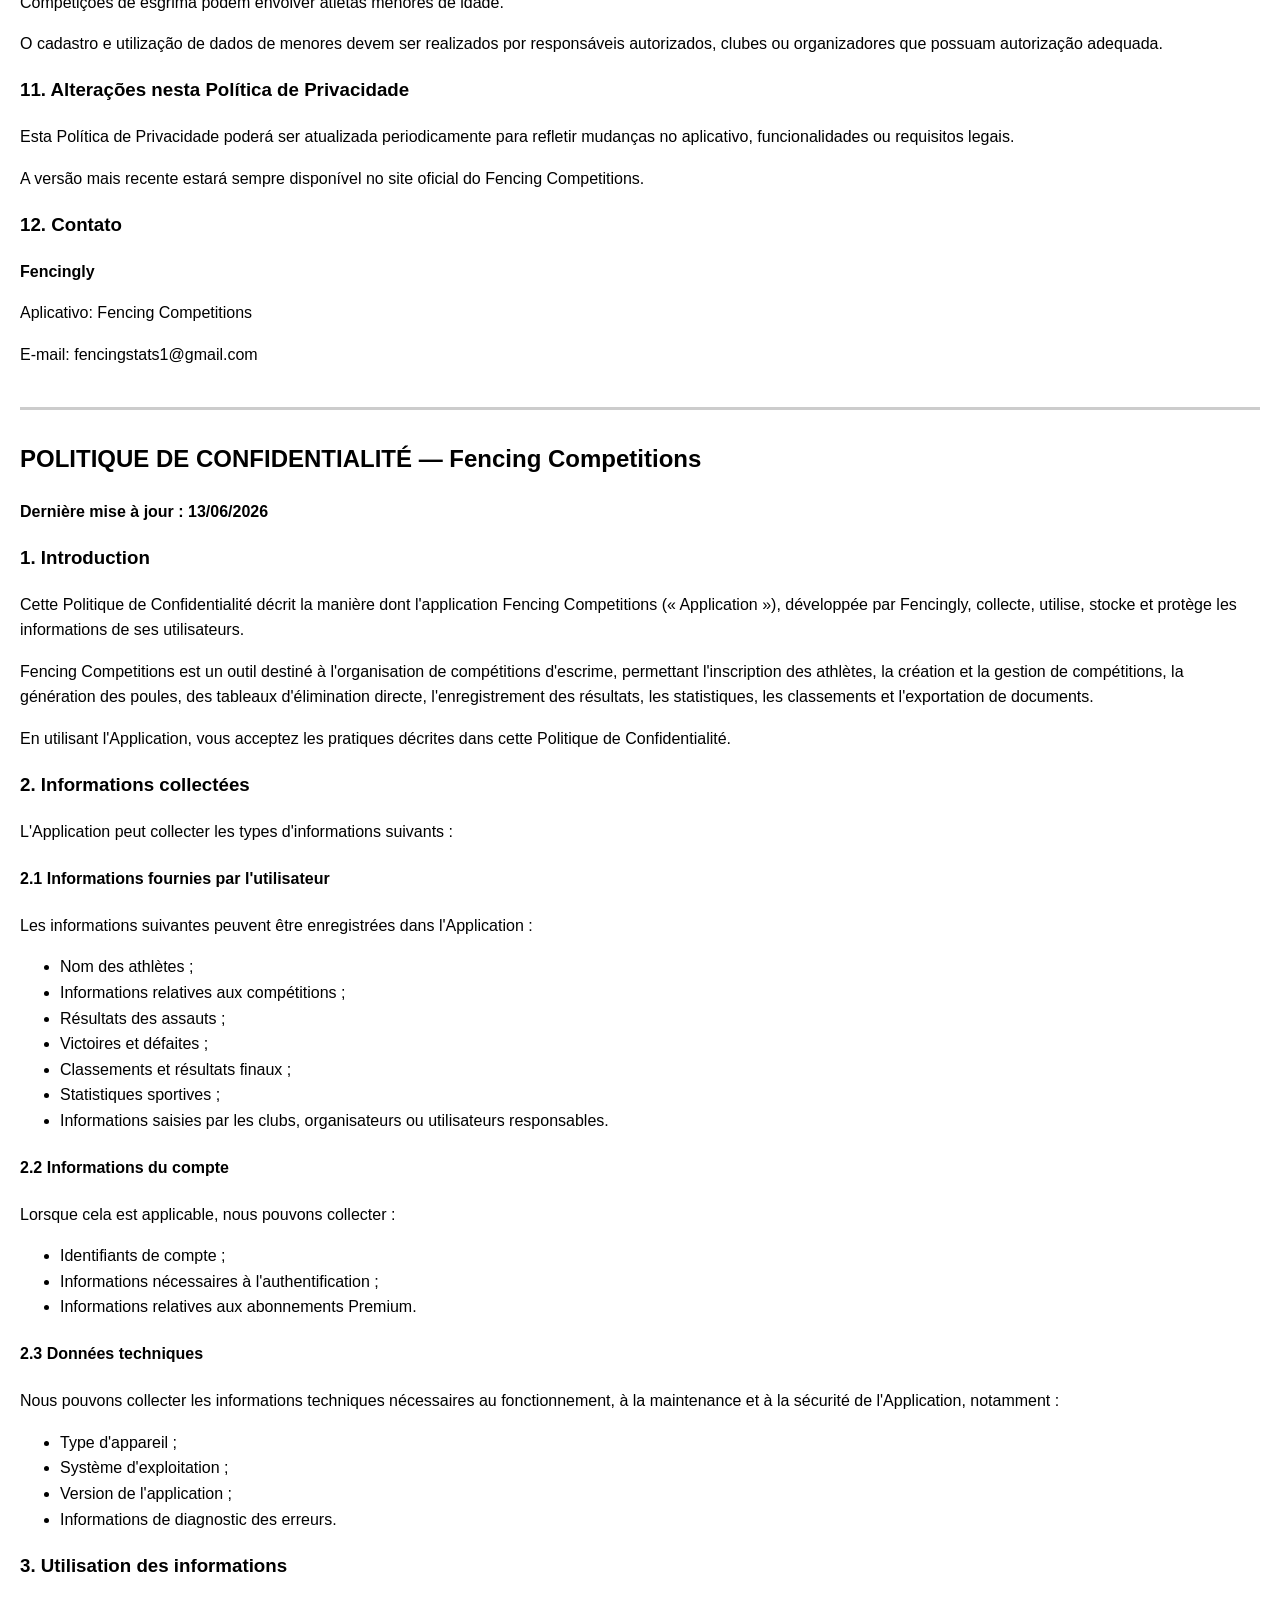
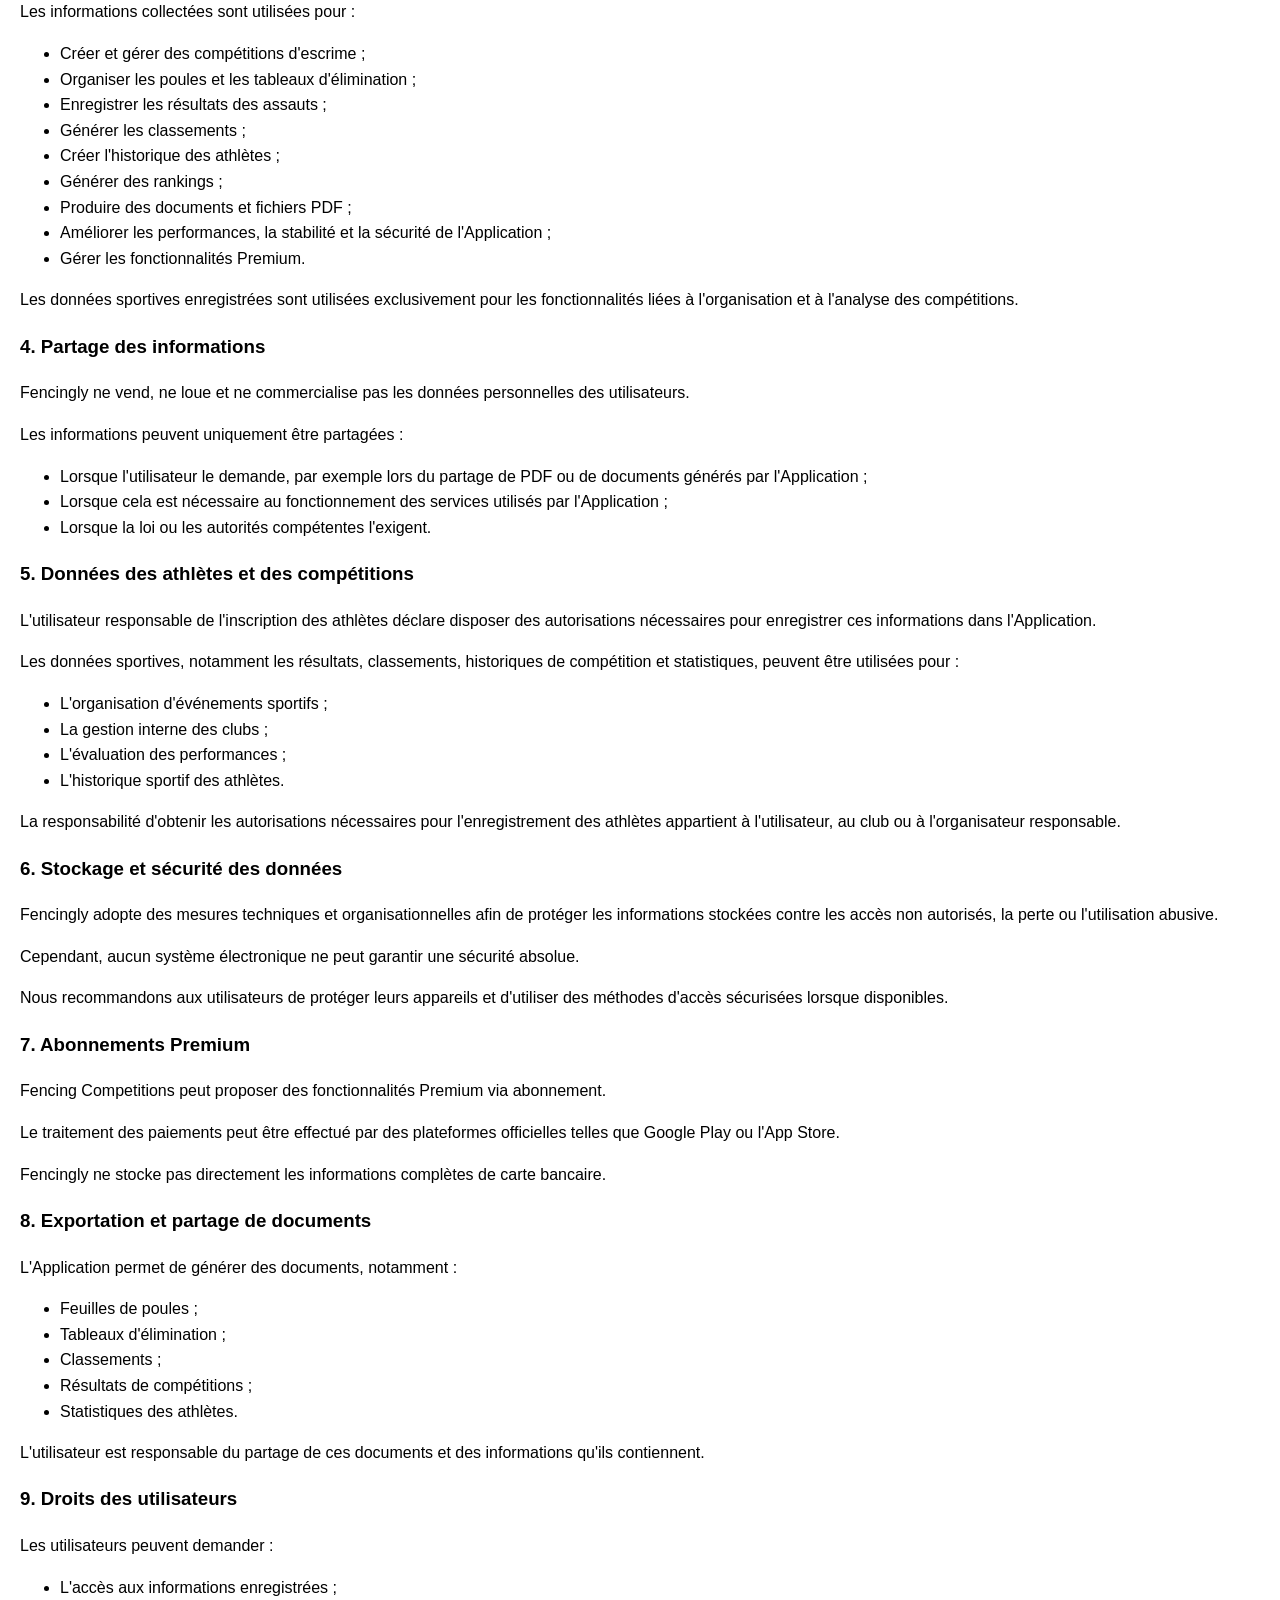
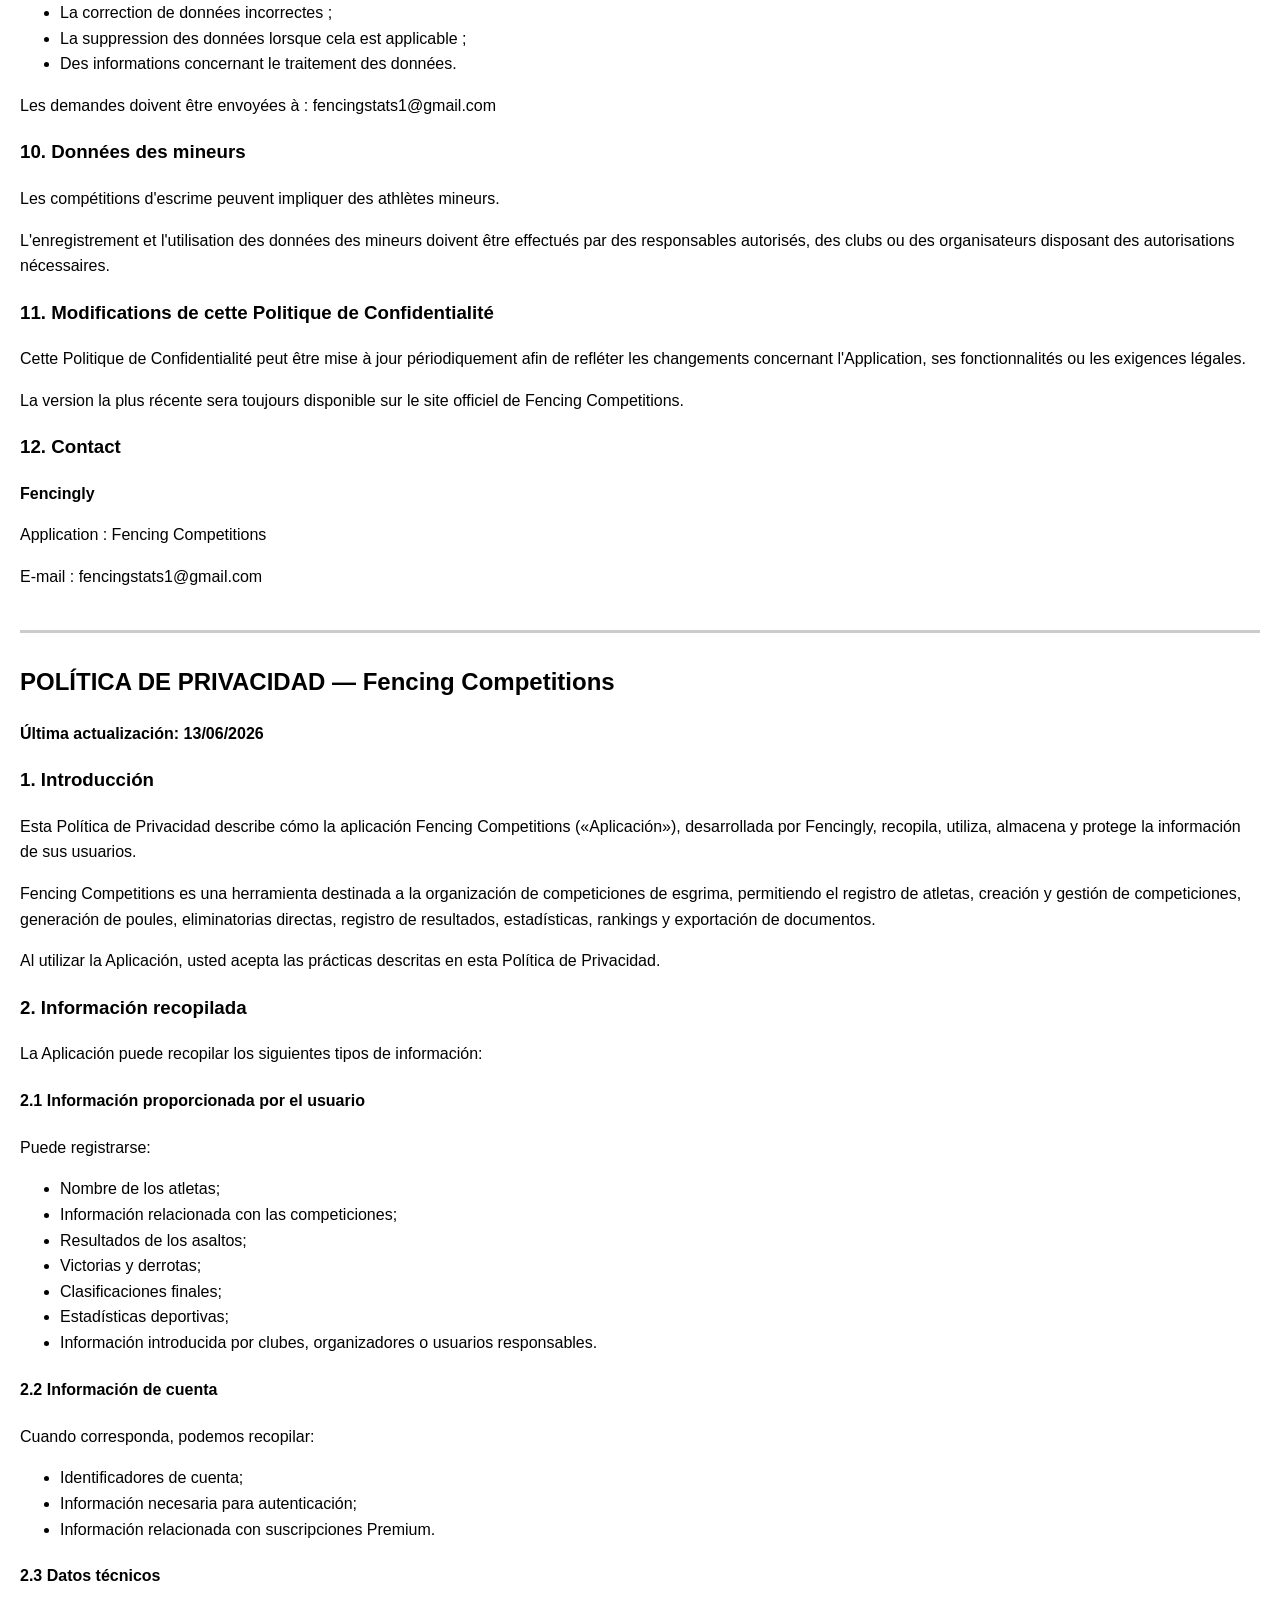
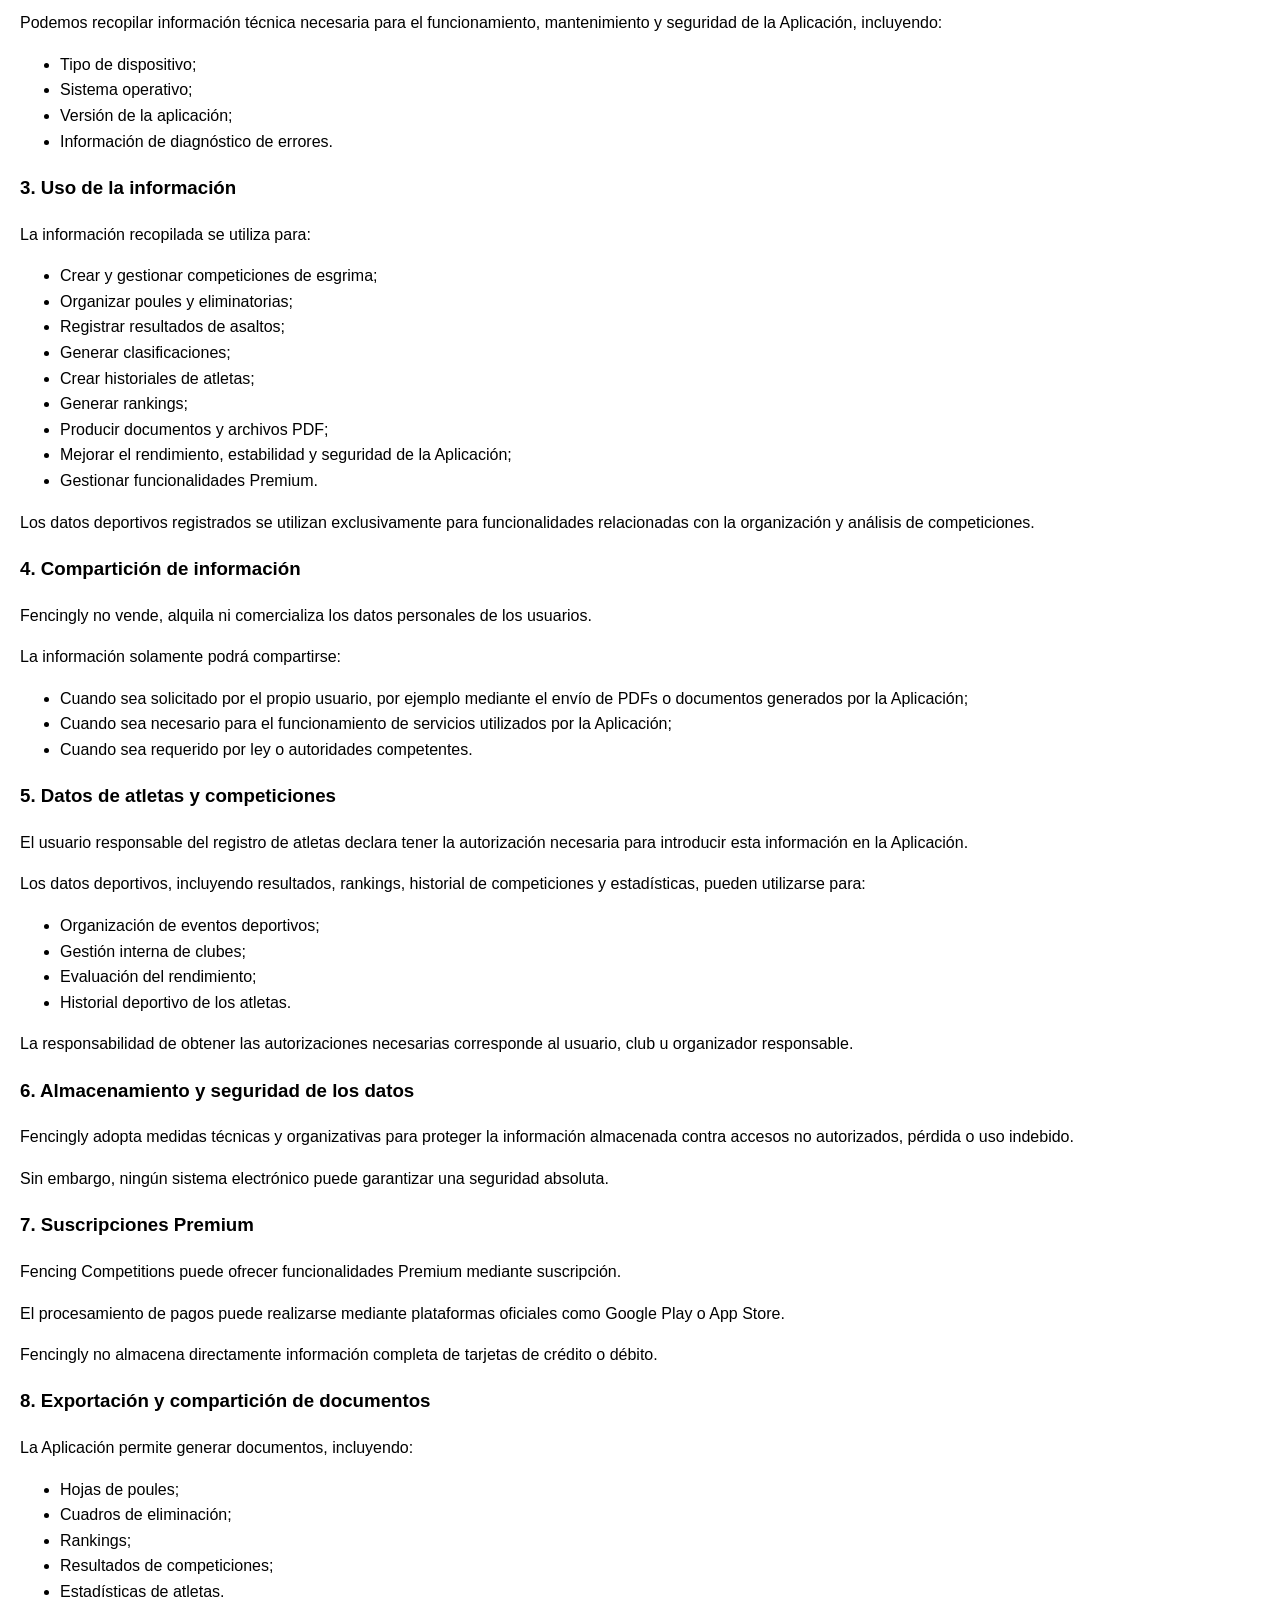
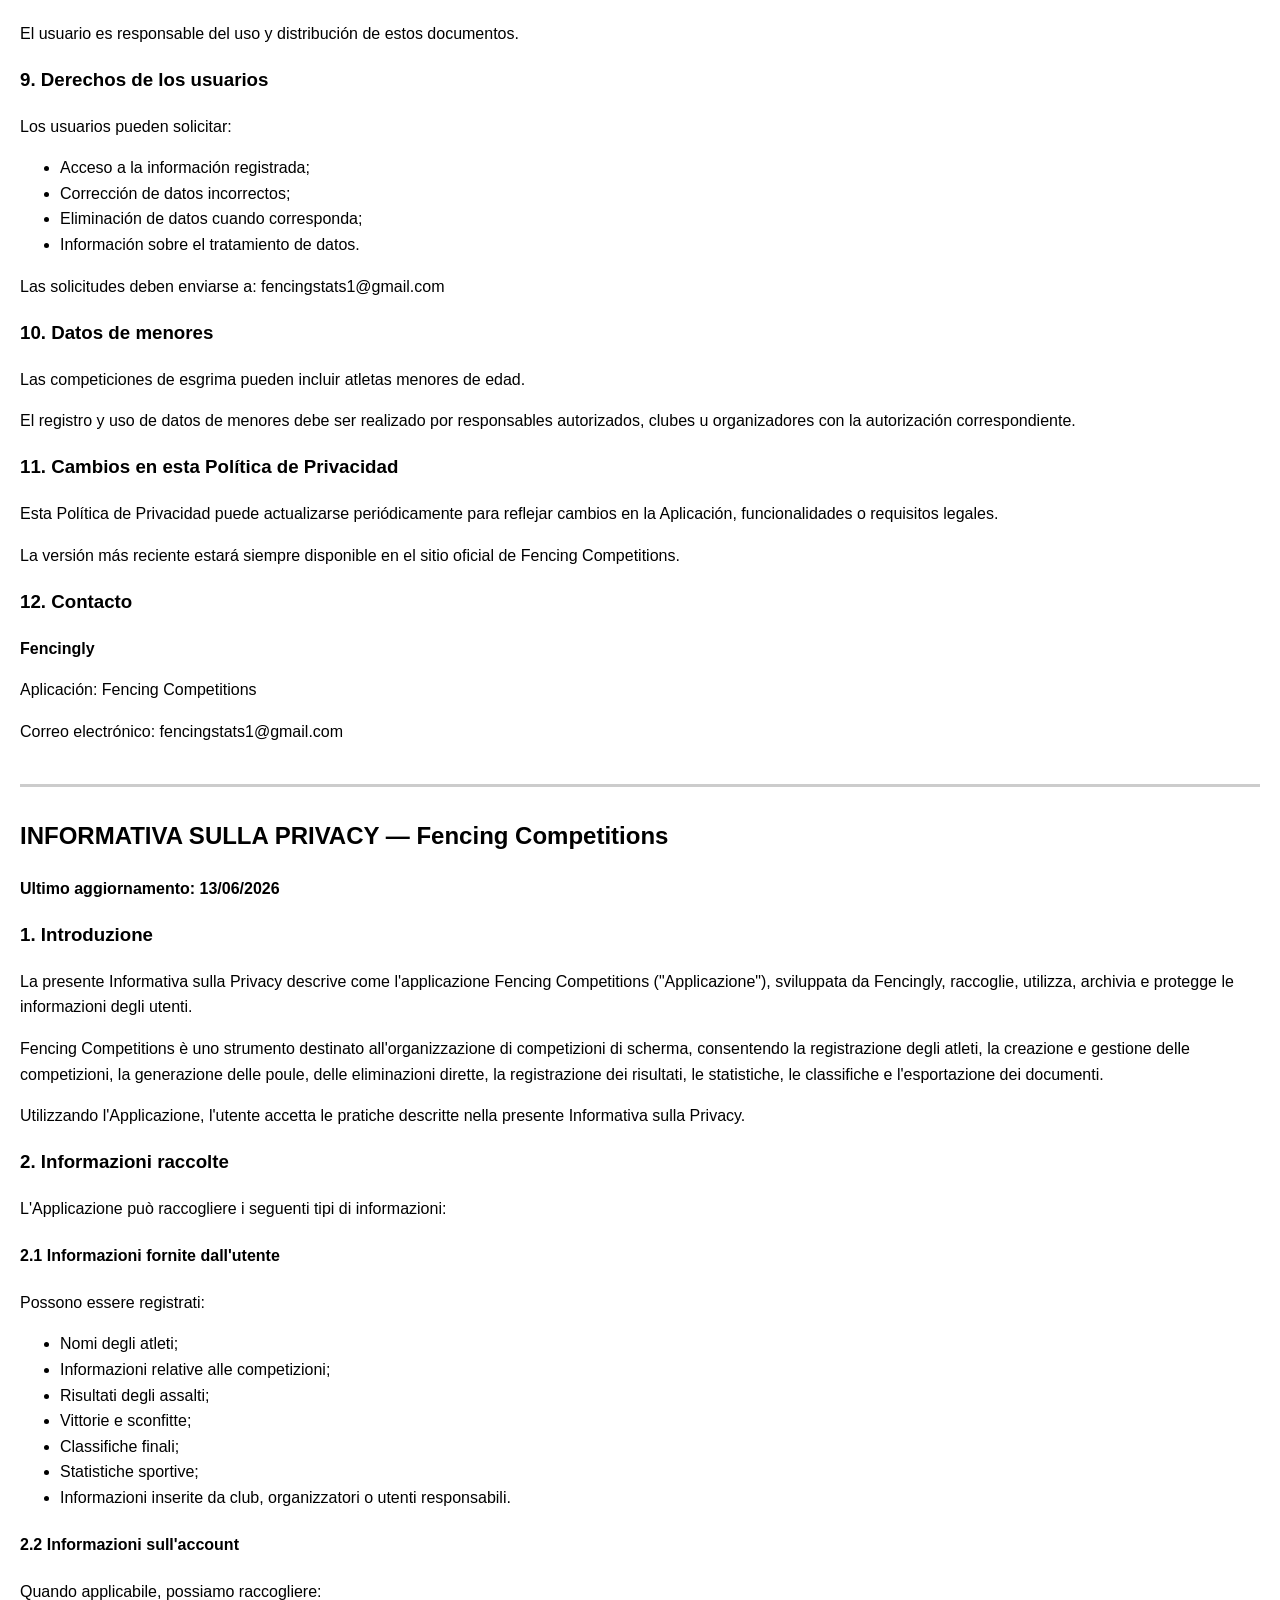
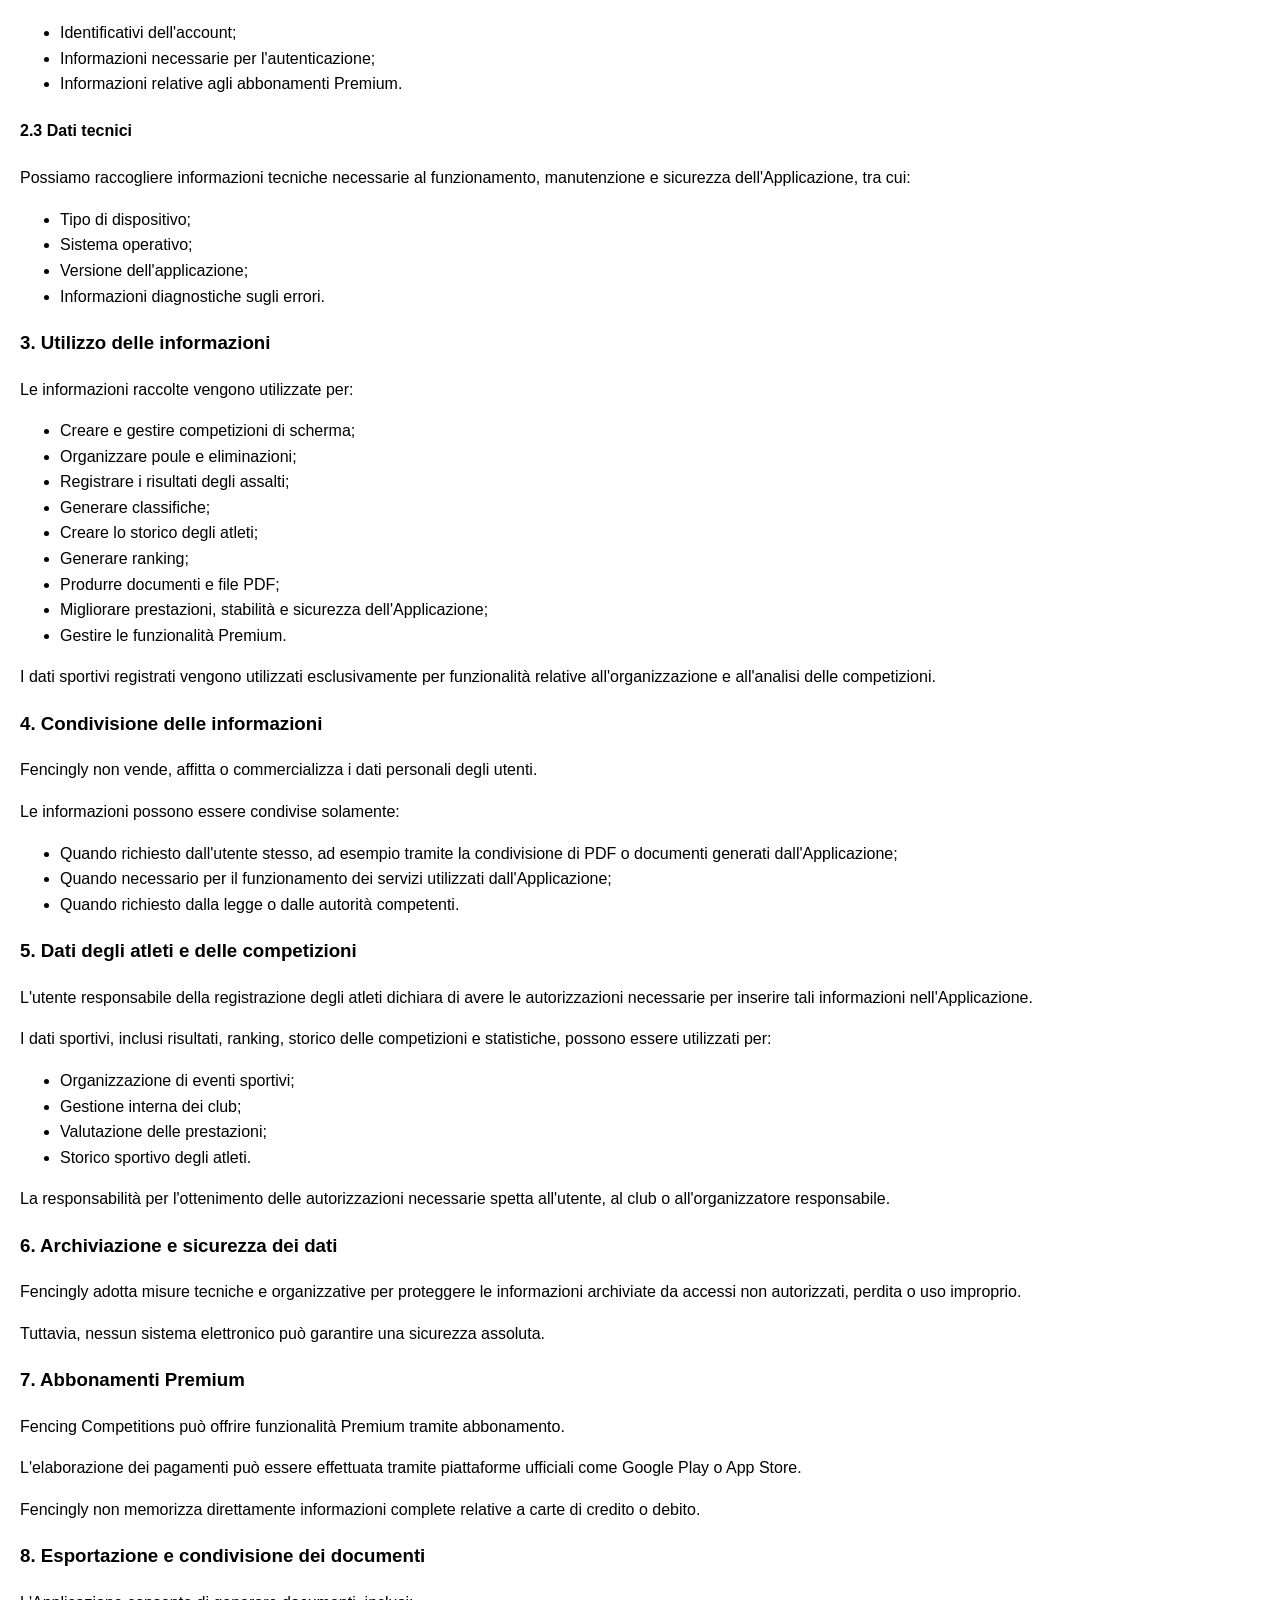
<file: privacy-fencing-competitions.html>
<!DOCTYPE html>
<html lang="pt-BR">
<head>
<meta charset="UTF-8">
<meta name="viewport" content="width=device-width, initial-scale=1.0">
<title>Política de Privacidade – Fencing Competitions</title>
<style>
body { font-family: Arial, sans-serif; margin:20px; line-height:1.6; }
.lang { border-top:3px solid #ccc; padding-top:30px; margin-top:40px; }
h2 { margin-top:0; }
</style>
</head>
<body>

<a id="en"></a>
<div class="lang">
<h2>PRIVACY POLICY — Fencing Competitions</h2>

<p><strong>Last updated: 06/13/2026</strong></p>

<h3>1. Introduction</h3>

<p>This Privacy Policy describes how the Fencing Competitions application ("Application"), developed by Fencingly, collects, uses, stores, and protects users' information.</p>

<p>Fencing Competitions is a tool designed to organize fencing competitions, allowing athlete registration, competition creation and management, pool generation, direct elimination rounds, result recording, statistics, rankings, and document export.</p>

<p>By using the Application, you agree to the practices described in this Privacy Policy.</p>

<h3>2. Information Collected</h3>

<p>The Application may collect the following types of information:</p>

<h4>2.1 Information provided by the user</h4>

<p>The following information may be registered in the Application:</p>
<ul>
<li>Athlete names;</li>
<li>Competition-related information;</li>
<li>Bout results;</li>
<li>Wins and losses;</li>
<li>Final rankings and placements;</li>
<li>Sports statistics;</li>
<li>Information entered by clubs, organizers, or responsible users.</li>
</ul>

<h4>2.2 Account information</h4>

<p>When applicable, we may collect:</p>
<ul>
<li>Account identifiers;</li>
<li>Information required for authentication;</li>
<li>Information related to Premium subscriptions.</li>
</ul>

<h4>2.3 Technical data</h4>

<p>We may collect technical information required for the operation, maintenance, and security of the Application, including:</p>
<ul>
<li>Device type;</li>
<li>Operating system;</li>
<li>Application version;</li>
<li>Error diagnostic information.</li>
</ul>

<h3>3. How We Use Information</h3>

<p>The collected information is used to:</p>
<ul>
<li>Create and manage fencing competitions;</li>
<li>Organize pools and elimination rounds;</li>
<li>Record bout results;</li>
<li>Generate classifications;</li>
<li>Create athlete histories;</li>
<li>Generate rankings;</li>
<li>Produce documents and PDF files;</li>
<li>Improve application performance, stability, and security;</li>
<li>Manage Premium features.</li>
</ul>

<p>Registered sports data is used exclusively for functionalities related to competition organization and analysis.</p>

<h3>4. Information Sharing</h3>

<p>Fencingly does not sell, rent, or commercialize users' personal data.</p>

<p>Information may only be shared:</p>
<ul>
<li>When requested by the user, for example through sharing PDFs or documents generated by the Application;</li>
<li>When necessary for the operation of services used by the Application;</li>
<li>When required by law or competent authorities.</li>
</ul>

<h3>5. Athlete and Competition Data</h3>

<p>The user responsible for registering athletes declares that they have the appropriate authorization to enter this information into the Application.</p>

<p>Sports data, including results, rankings, competition history, and statistics, may be used for:</p>
<ul>
<li>Organization of sporting events;</li>
<li>Internal club management;</li>
<li>Performance evaluation;</li>
<li>Athlete sports history.</li>
</ul>

<p>The responsibility for obtaining any required authorization for athlete registration belongs to the responsible user, club, or organizer.</p>

<h3>6. Data Storage and Security</h3>

<p>Fencingly adopts technical and organizational measures to protect stored information against unauthorized access, loss, or misuse.</p>

<p>However, no electronic system can guarantee absolute security.</p>

<p>We recommend that users keep their devices protected and use secure access methods whenever available.</p>

<h3>7. Premium Subscriptions</h3>

<p>Fencing Competitions may offer Premium features through subscription plans.</p>

<p>Payment processing may be performed by official platforms such as Google Play or the App Store.</p>

<p>Fencingly does not directly store complete credit or debit card information.</p>

<h3>8. Document Export and Sharing</h3>

<p>The Application allows users to generate documents, including:</p>
<ul>
<li>Pool sheets;</li>
<li>Elimination brackets;</li>
<li>Rankings;</li>
<li>Competition results;</li>
<li>Athlete statistics.</li>
</ul>

<p>Users are responsible for sharing these documents and for the information contained within them.</p>

<h3>9. User Rights</h3>

<p>Users may request:</p>
<ul>
<li>Access to registered information;</li>
<li>Correction of inaccurate data;</li>
<li>Deletion of data when applicable;</li>
<li>Clarifications regarding data processing.</li>
</ul>

<p>Requests should be sent to: fencingstats1@gmail.com</p>

<h3>10. Minors' Data</h3>

<p>Fencing competitions may involve underage athletes.</p>

<p>The registration and use of minors' data must be carried out by authorized guardians, clubs, or organizers who have appropriate authorization.</p>

<h3>11. Changes to This Privacy Policy</h3>

<p>This Privacy Policy may be updated periodically to reflect changes in the Application, features, or legal requirements.</p>

<p>The most recent version will always be available on the official Fencing Competitions website.</p>

<h3>12. Contact</h3>

<p><strong>Fencingly</strong></p>
<p>Application: Fencing Competitions</p>
<p>Email: fencingstats1@gmail.com</p>

</div>

<a id="pt"></a>
<div class="lang">
<h2>POLÍTICA DE PRIVACIDADE — Fencing Competitions</h2>

<p><strong>Última atualização: 13/06/2026</strong></p>

<h3>1. Introdução</h3>

<p>Esta Política de Privacidade descreve como o aplicativo Fencing Competitions ("Aplicativo"), desenvolvido pela Fencingly, coleta, utiliza, armazena e protege as informações dos seus usuários.</p>

<p>O Fencing Competitions é uma ferramenta destinada à organização de competições de esgrima, permitindo o cadastro de atletas, criação e gerenciamento de competições, geração de poules, eliminatórias diretas, registro de resultados, estatísticas, rankings e exportação de documentos.</p>

<p>Ao utilizar o Aplicativo, você concorda com as práticas descritas nesta Política de Privacidade.</p>

<h3>2. Informações coletadas</h3>

<p>O Aplicativo pode coletar os seguintes tipos de informações:</p>

<h4>2.1 Informações fornecidas pelo usuário</h4>

<p>Podem ser cadastrados no aplicativo:</p>
<ul>
<li>Nome de atletas;</li>
<li>Informações relacionadas às competições;</li>
<li>Resultados de assaltos;</li>
<li>Vitórias e derrotas;</li>
<li>Colocações finais;</li>
<li>Estatísticas esportivas;</li>
<li>Informações inseridas por clubes, organizadores ou usuários responsáveis.</li>
</ul>

<h4>2.2 Informações da conta</h4>

<p>Quando aplicável, podemos coletar:</p>
<ul>
<li>Identificadores de conta;</li>
<li>Informações necessárias para autenticação;</li>
<li>Informações relacionadas à assinatura Premium.</li>
</ul>

<h4>2.3 Dados técnicos</h4>

<p>Podemos coletar informações técnicas necessárias para funcionamento, manutenção e segurança do aplicativo, incluindo:</p>
<ul>
<li>Tipo de dispositivo;</li>
<li>Sistema operacional;</li>
<li>Versão do aplicativo;</li>
<li>Informações de diagnóstico de erros.</li>
</ul>

<h3>3. Como utilizamos as informações</h3>

<p>As informações coletadas são utilizadas para:</p>
<ul>
<li>Criar e gerenciar competições de esgrima;</li>
<li>Organizar poules e eliminatórias;</li>
<li>Registrar resultados dos assaltos;</li>
<li>Gerar classificações;</li>
<li>Criar históricos de atletas;</li>
<li>Gerar rankings;</li>
<li>Produzir documentos e arquivos PDF;</li>
<li>Melhorar o desempenho, estabilidade e segurança do aplicativo;</li>
<li>Gerenciar funcionalidades Premium.</li>
</ul>

<p>Os dados esportivos cadastrados são utilizados exclusivamente para funcionalidades relacionadas à organização e análise de competições.</p>

<h3>4. Compartilhamento de informações</h3>

<p>A Fencingly não vende, aluga ou comercializa dados pessoais dos usuários.</p>

<p>As informações podem ser compartilhadas somente:</p>
<ul>
<li>Quando solicitado pelo próprio usuário, por exemplo, através do compartilhamento de PDFs ou documentos gerados pelo aplicativo;</li>
<li>Quando necessário para funcionamento de serviços utilizados pelo aplicativo;</li>
<li>Quando exigido por lei ou por autoridades competentes.</li>
</ul>

<h3>5. Dados de atletas e competições</h3>

<p>O usuário responsável pelo cadastro de atletas declara possuir autorização adequada para inserir essas informações no aplicativo.</p>

<p>Os dados esportivos, incluindo resultados, rankings, histórico de competições e estatísticas, podem ser utilizados para:</p>
<ul>
<li>Organização de eventos esportivos;</li>
<li>Controle interno de clubes;</li>
<li>Avaliação de desempenho;</li>
<li>Histórico esportivo dos atletas.</li>
</ul>

<p>A responsabilidade pela obtenção de autorizações necessárias para o cadastro de atletas pertence ao usuário, clube ou organizador responsável.</p>

<h3>6. Armazenamento e segurança dos dados</h3>

<p>A Fencingly adota medidas técnicas e organizacionais para proteger as informações armazenadas contra acesso não autorizado, perda ou uso indevido.</p>

<p>Entretanto, nenhum sistema eletrônico pode garantir segurança absoluta.</p>

<p>Recomendamos que os usuários mantenham seus dispositivos protegidos e utilizem métodos seguros de acesso quando disponíveis.</p>

<h3>7. Assinaturas Premium</h3>

<p>O Fencing Competitions pode oferecer funcionalidades Premium mediante assinatura.</p>

<p>O processamento de pagamentos pode ser realizado por plataformas oficiais, como Google Play ou App Store.</p>

<p>A Fencingly não armazena diretamente informações completas de cartão de crédito ou débito.</p>

<h3>8. Exportação e compartilhamento de documentos</h3>

<p>O aplicativo permite gerar documentos, incluindo:</p>
<ul>
<li>Folhas de poules;</li>
<li>Tabelas de eliminatórias;</li>
<li>Rankings;</li>
<li>Resultados de competições;</li>
<li>Estatísticas de atletas.</li>
</ul>

<p>O usuário é responsável pelo compartilhamento desses documentos e pelas informações neles contidas.</p>

<h3>9. Direitos dos usuários</h3>

<p>Os usuários podem solicitar:</p>
<ul>
<li>Acesso às informações cadastradas;</li>
<li>Correção de dados incorretos;</li>
<li>Exclusão de dados quando aplicável;</li>
<li>Esclarecimentos sobre o tratamento das informações.</li>
</ul>

<p>Solicitações devem ser enviadas para: fencingstats1@gmail.com</p>

<h3>10. Dados de menores de idade</h3>

<p>Competições de esgrima podem envolver atletas menores de idade.</p>

<p>O cadastro e utilização de dados de menores devem ser realizados por responsáveis autorizados, clubes ou organizadores que possuam autorização adequada.</p>

<h3>11. Alterações nesta Política de Privacidade</h3>

<p>Esta Política de Privacidade poderá ser atualizada periodicamente para refletir mudanças no aplicativo, funcionalidades ou requisitos legais.</p>

<p>A versão mais recente estará sempre disponível no site oficial do Fencing Competitions.</p>

<h3>12. Contato</h3>

<p><strong>Fencingly</strong></p>
<p>Aplicativo: Fencing Competitions</p>
<p>E-mail: fencingstats1@gmail.com</p>

</div>

<a id="fr"></a>
<div class="lang">
<h2>POLITIQUE DE CONFIDENTIALITÉ — Fencing Competitions</h2>

<p><strong>Dernière mise à jour : 13/06/2026</strong></p>

<h3>1. Introduction</h3>

<p>Cette Politique de Confidentialité décrit la manière dont l'application Fencing Competitions (« Application »), développée par Fencingly, collecte, utilise, stocke et protège les informations de ses utilisateurs.</p>

<p>Fencing Competitions est un outil destiné à l'organisation de compétitions d'escrime, permettant l'inscription des athlètes, la création et la gestion de compétitions, la génération des poules, des tableaux d'élimination directe, l'enregistrement des résultats, les statistiques, les classements et l'exportation de documents.</p>

<p>En utilisant l'Application, vous acceptez les pratiques décrites dans cette Politique de Confidentialité.</p>

<h3>2. Informations collectées</h3>

<p>L'Application peut collecter les types d'informations suivants :</p>

<h4>2.1 Informations fournies par l'utilisateur</h4>

<p>Les informations suivantes peuvent être enregistrées dans l'Application :</p>
<ul>
<li>Nom des athlètes ;</li>
<li>Informations relatives aux compétitions ;</li>
<li>Résultats des assauts ;</li>
<li>Victoires et défaites ;</li>
<li>Classements et résultats finaux ;</li>
<li>Statistiques sportives ;</li>
<li>Informations saisies par les clubs, organisateurs ou utilisateurs responsables.</li>
</ul>

<h4>2.2 Informations du compte</h4>

<p>Lorsque cela est applicable, nous pouvons collecter :</p>
<ul>
<li>Identifiants de compte ;</li>
<li>Informations nécessaires à l'authentification ;</li>
<li>Informations relatives aux abonnements Premium.</li>
</ul>

<h4>2.3 Données techniques</h4>

<p>Nous pouvons collecter les informations techniques nécessaires au fonctionnement, à la maintenance et à la sécurité de l'Application, notamment :</p>
<ul>
<li>Type d'appareil ;</li>
<li>Système d'exploitation ;</li>
<li>Version de l'application ;</li>
<li>Informations de diagnostic des erreurs.</li>
</ul>

<h3>3. Utilisation des informations</h3>

<p>Les informations collectées sont utilisées pour :</p>
<ul>
<li>Créer et gérer des compétitions d'escrime ;</li>
<li>Organiser les poules et les tableaux d'élimination ;</li>
<li>Enregistrer les résultats des assauts ;</li>
<li>Générer les classements ;</li>
<li>Créer l'historique des athlètes ;</li>
<li>Générer des rankings ;</li>
<li>Produire des documents et fichiers PDF ;</li>
<li>Améliorer les performances, la stabilité et la sécurité de l'Application ;</li>
<li>Gérer les fonctionnalités Premium.</li>
</ul>

<p>Les données sportives enregistrées sont utilisées exclusivement pour les fonctionnalités liées à l'organisation et à l'analyse des compétitions.</p>

<h3>4. Partage des informations</h3>

<p>Fencingly ne vend, ne loue et ne commercialise pas les données personnelles des utilisateurs.</p>

<p>Les informations peuvent uniquement être partagées :</p>
<ul>
<li>Lorsque l'utilisateur le demande, par exemple lors du partage de PDF ou de documents générés par l'Application ;</li>
<li>Lorsque cela est nécessaire au fonctionnement des services utilisés par l'Application ;</li>
<li>Lorsque la loi ou les autorités compétentes l'exigent.</li>
</ul>

<h3>5. Données des athlètes et des compétitions</h3>

<p>L'utilisateur responsable de l'inscription des athlètes déclare disposer des autorisations nécessaires pour enregistrer ces informations dans l'Application.</p>

<p>Les données sportives, notamment les résultats, classements, historiques de compétition et statistiques, peuvent être utilisées pour :</p>
<ul>
<li>L'organisation d'événements sportifs ;</li>
<li>La gestion interne des clubs ;</li>
<li>L'évaluation des performances ;</li>
<li>L'historique sportif des athlètes.</li>
</ul>

<p>La responsabilité d'obtenir les autorisations nécessaires pour l'enregistrement des athlètes appartient à l'utilisateur, au club ou à l'organisateur responsable.</p>

<h3>6. Stockage et sécurité des données</h3>

<p>Fencingly adopte des mesures techniques et organisationnelles afin de protéger les informations stockées contre les accès non autorisés, la perte ou l'utilisation abusive.</p>

<p>Cependant, aucun système électronique ne peut garantir une sécurité absolue.</p>

<p>Nous recommandons aux utilisateurs de protéger leurs appareils et d'utiliser des méthodes d'accès sécurisées lorsque disponibles.</p>

<h3>7. Abonnements Premium</h3>

<p>Fencing Competitions peut proposer des fonctionnalités Premium via abonnement.</p>

<p>Le traitement des paiements peut être effectué par des plateformes officielles telles que Google Play ou l'App Store.</p>

<p>Fencingly ne stocke pas directement les informations complètes de carte bancaire.</p>

<h3>8. Exportation et partage de documents</h3>

<p>L'Application permet de générer des documents, notamment :</p>
<ul>
<li>Feuilles de poules ;</li>
<li>Tableaux d'élimination ;</li>
<li>Classements ;</li>
<li>Résultats de compétitions ;</li>
<li>Statistiques des athlètes.</li>
</ul>

<p>L'utilisateur est responsable du partage de ces documents et des informations qu'ils contiennent.</p>

<h3>9. Droits des utilisateurs</h3>

<p>Les utilisateurs peuvent demander :</p>
<ul>
<li>L'accès aux informations enregistrées ;</li>
<li>La correction de données incorrectes ;</li>
<li>La suppression des données lorsque cela est applicable ;</li>
<li>Des informations concernant le traitement des données.</li>
</ul>

<p>Les demandes doivent être envoyées à : fencingstats1@gmail.com</p>

<h3>10. Données des mineurs</h3>

<p>Les compétitions d'escrime peuvent impliquer des athlètes mineurs.</p>

<p>L'enregistrement et l'utilisation des données des mineurs doivent être effectués par des responsables autorisés, des clubs ou des organisateurs disposant des autorisations nécessaires.</p>

<h3>11. Modifications de cette Politique de Confidentialité</h3>

<p>Cette Politique de Confidentialité peut être mise à jour périodiquement afin de refléter les changements concernant l'Application, ses fonctionnalités ou les exigences légales.</p>

<p>La version la plus récente sera toujours disponible sur le site officiel de Fencing Competitions.</p>

<h3>12. Contact</h3>

<p><strong>Fencingly</strong></p>
<p>Application : Fencing Competitions</p>
<p>E-mail : fencingstats1@gmail.com</p>

</div>

<a id="es"></a>
<div class="lang">
<h2>POLÍTICA DE PRIVACIDAD — Fencing Competitions</h2>

<p><strong>Última actualización: 13/06/2026</strong></p>

<h3>1. Introducción</h3>

<p>Esta Política de Privacidad describe cómo la aplicación Fencing Competitions («Aplicación»), desarrollada por Fencingly, recopila, utiliza, almacena y protege la información de sus usuarios.</p>

<p>Fencing Competitions es una herramienta destinada a la organización de competiciones de esgrima, permitiendo el registro de atletas, creación y gestión de competiciones, generación de poules, eliminatorias directas, registro de resultados, estadísticas, rankings y exportación de documentos.</p>

<p>Al utilizar la Aplicación, usted acepta las prácticas descritas en esta Política de Privacidad.</p>

<h3>2. Información recopilada</h3>

<p>La Aplicación puede recopilar los siguientes tipos de información:</p>

<h4>2.1 Información proporcionada por el usuario</h4>

<p>Puede registrarse:</p>
<ul>
<li>Nombre de los atletas;</li>
<li>Información relacionada con las competiciones;</li>
<li>Resultados de los asaltos;</li>
<li>Victorias y derrotas;</li>
<li>Clasificaciones finales;</li>
<li>Estadísticas deportivas;</li>
<li>Información introducida por clubes, organizadores o usuarios responsables.</li>
</ul>

<h4>2.2 Información de cuenta</h4>

<p>Cuando corresponda, podemos recopilar:</p>
<ul>
<li>Identificadores de cuenta;</li>
<li>Información necesaria para autenticación;</li>
<li>Información relacionada con suscripciones Premium.</li>
</ul>

<h4>2.3 Datos técnicos</h4>

<p>Podemos recopilar información técnica necesaria para el funcionamiento, mantenimiento y seguridad de la Aplicación, incluyendo:</p>
<ul>
<li>Tipo de dispositivo;</li>
<li>Sistema operativo;</li>
<li>Versión de la aplicación;</li>
<li>Información de diagnóstico de errores.</li>
</ul>

<h3>3. Uso de la información</h3>

<p>La información recopilada se utiliza para:</p>
<ul>
<li>Crear y gestionar competiciones de esgrima;</li>
<li>Organizar poules y eliminatorias;</li>
<li>Registrar resultados de asaltos;</li>
<li>Generar clasificaciones;</li>
<li>Crear historiales de atletas;</li>
<li>Generar rankings;</li>
<li>Producir documentos y archivos PDF;</li>
<li>Mejorar el rendimiento, estabilidad y seguridad de la Aplicación;</li>
<li>Gestionar funcionalidades Premium.</li>
</ul>

<p>Los datos deportivos registrados se utilizan exclusivamente para funcionalidades relacionadas con la organización y análisis de competiciones.</p>

<h3>4. Compartición de información</h3>

<p>Fencingly no vende, alquila ni comercializa los datos personales de los usuarios.</p>

<p>La información solamente podrá compartirse:</p>
<ul>
<li>Cuando sea solicitado por el propio usuario, por ejemplo mediante el envío de PDFs o documentos generados por la Aplicación;</li>
<li>Cuando sea necesario para el funcionamiento de servicios utilizados por la Aplicación;</li>
<li>Cuando sea requerido por ley o autoridades competentes.</li>
</ul>

<h3>5. Datos de atletas y competiciones</h3>

<p>El usuario responsable del registro de atletas declara tener la autorización necesaria para introducir esta información en la Aplicación.</p>

<p>Los datos deportivos, incluyendo resultados, rankings, historial de competiciones y estadísticas, pueden utilizarse para:</p>
<ul>
<li>Organización de eventos deportivos;</li>
<li>Gestión interna de clubes;</li>
<li>Evaluación del rendimiento;</li>
<li>Historial deportivo de los atletas.</li>
</ul>

<p>La responsabilidad de obtener las autorizaciones necesarias corresponde al usuario, club u organizador responsable.</p>

<h3>6. Almacenamiento y seguridad de los datos</h3>

<p>Fencingly adopta medidas técnicas y organizativas para proteger la información almacenada contra accesos no autorizados, pérdida o uso indebido.</p>

<p>Sin embargo, ningún sistema electrónico puede garantizar una seguridad absoluta.</p>

<h3>7. Suscripciones Premium</h3>

<p>Fencing Competitions puede ofrecer funcionalidades Premium mediante suscripción.</p>

<p>El procesamiento de pagos puede realizarse mediante plataformas oficiales como Google Play o App Store.</p>

<p>Fencingly no almacena directamente información completa de tarjetas de crédito o débito.</p>

<h3>8. Exportación y compartición de documentos</h3>

<p>La Aplicación permite generar documentos, incluyendo:</p>
<ul>
<li>Hojas de poules;</li>
<li>Cuadros de eliminación;</li>
<li>Rankings;</li>
<li>Resultados de competiciones;</li>
<li>Estadísticas de atletas.</li>
</ul>

<p>El usuario es responsable del uso y distribución de estos documentos.</p>

<h3>9. Derechos de los usuarios</h3>

<p>Los usuarios pueden solicitar:</p>
<ul>
<li>Acceso a la información registrada;</li>
<li>Corrección de datos incorrectos;</li>
<li>Eliminación de datos cuando corresponda;</li>
<li>Información sobre el tratamiento de datos.</li>
</ul>

<p>Las solicitudes deben enviarse a: fencingstats1@gmail.com</p>

<h3>10. Datos de menores</h3>

<p>Las competiciones de esgrima pueden incluir atletas menores de edad.</p>

<p>El registro y uso de datos de menores debe ser realizado por responsables autorizados, clubes u organizadores con la autorización correspondiente.</p>

<h3>11. Cambios en esta Política de Privacidad</h3>

<p>Esta Política de Privacidad puede actualizarse periódicamente para reflejar cambios en la Aplicación, funcionalidades o requisitos legales.</p>

<p>La versión más reciente estará siempre disponible en el sitio oficial de Fencing Competitions.</p>

<h3>12. Contacto</h3>

<p><strong>Fencingly</strong></p>
<p>Aplicación: Fencing Competitions</p>
<p>Correo electrónico: fencingstats1@gmail.com</p>

</div>

<a id="it"></a>
<div class="lang">
<h2>INFORMATIVA SULLA PRIVACY — Fencing Competitions</h2>

<p><strong>Ultimo aggiornamento: 13/06/2026</strong></p>

<h3>1. Introduzione</h3>

<p>La presente Informativa sulla Privacy descrive come l'applicazione Fencing Competitions ("Applicazione"), sviluppata da Fencingly, raccoglie, utilizza, archivia e protegge le informazioni degli utenti.</p>

<p>Fencing Competitions è uno strumento destinato all'organizzazione di competizioni di scherma, consentendo la registrazione degli atleti, la creazione e gestione delle competizioni, la generazione delle poule, delle eliminazioni dirette, la registrazione dei risultati, le statistiche, le classifiche e l'esportazione dei documenti.</p>

<p>Utilizzando l'Applicazione, l'utente accetta le pratiche descritte nella presente Informativa sulla Privacy.</p>

<h3>2. Informazioni raccolte</h3>

<p>L'Applicazione può raccogliere i seguenti tipi di informazioni:</p>

<h4>2.1 Informazioni fornite dall'utente</h4>

<p>Possono essere registrati:</p>
<ul>
<li>Nomi degli atleti;</li>
<li>Informazioni relative alle competizioni;</li>
<li>Risultati degli assalti;</li>
<li>Vittorie e sconfitte;</li>
<li>Classifiche finali;</li>
<li>Statistiche sportive;</li>
<li>Informazioni inserite da club, organizzatori o utenti responsabili.</li>
</ul>

<h4>2.2 Informazioni sull'account</h4>

<p>Quando applicabile, possiamo raccogliere:</p>
<ul>
<li>Identificativi dell'account;</li>
<li>Informazioni necessarie per l'autenticazione;</li>
<li>Informazioni relative agli abbonamenti Premium.</li>
</ul>

<h4>2.3 Dati tecnici</h4>

<p>Possiamo raccogliere informazioni tecniche necessarie al funzionamento, manutenzione e sicurezza dell'Applicazione, tra cui:</p>
<ul>
<li>Tipo di dispositivo;</li>
<li>Sistema operativo;</li>
<li>Versione dell'applicazione;</li>
<li>Informazioni diagnostiche sugli errori.</li>
</ul>

<h3>3. Utilizzo delle informazioni</h3>

<p>Le informazioni raccolte vengono utilizzate per:</p>
<ul>
<li>Creare e gestire competizioni di scherma;</li>
<li>Organizzare poule e eliminazioni;</li>
<li>Registrare i risultati degli assalti;</li>
<li>Generare classifiche;</li>
<li>Creare lo storico degli atleti;</li>
<li>Generare ranking;</li>
<li>Produrre documenti e file PDF;</li>
<li>Migliorare prestazioni, stabilità e sicurezza dell'Applicazione;</li>
<li>Gestire le funzionalità Premium.</li>
</ul>

<p>I dati sportivi registrati vengono utilizzati esclusivamente per funzionalità relative all'organizzazione e all'analisi delle competizioni.</p>

<h3>4. Condivisione delle informazioni</h3>

<p>Fencingly non vende, affitta o commercializza i dati personali degli utenti.</p>

<p>Le informazioni possono essere condivise solamente:</p>
<ul>
<li>Quando richiesto dall'utente stesso, ad esempio tramite la condivisione di PDF o documenti generati dall'Applicazione;</li>
<li>Quando necessario per il funzionamento dei servizi utilizzati dall'Applicazione;</li>
<li>Quando richiesto dalla legge o dalle autorità competenti.</li>
</ul>

<h3>5. Dati degli atleti e delle competizioni</h3>

<p>L'utente responsabile della registrazione degli atleti dichiara di avere le autorizzazioni necessarie per inserire tali informazioni nell'Applicazione.</p>

<p>I dati sportivi, inclusi risultati, ranking, storico delle competizioni e statistiche, possono essere utilizzati per:</p>
<ul>
<li>Organizzazione di eventi sportivi;</li>
<li>Gestione interna dei club;</li>
<li>Valutazione delle prestazioni;</li>
<li>Storico sportivo degli atleti.</li>
</ul>

<p>La responsabilità per l'ottenimento delle autorizzazioni necessarie spetta all'utente, al club o all'organizzatore responsabile.</p>

<h3>6. Archiviazione e sicurezza dei dati</h3>

<p>Fencingly adotta misure tecniche e organizzative per proteggere le informazioni archiviate da accessi non autorizzati, perdita o uso improprio.</p>

<p>Tuttavia, nessun sistema elettronico può garantire una sicurezza assoluta.</p>

<h3>7. Abbonamenti Premium</h3>

<p>Fencing Competitions può offrire funzionalità Premium tramite abbonamento.</p>

<p>L'elaborazione dei pagamenti può essere effettuata tramite piattaforme ufficiali come Google Play o App Store.</p>

<p>Fencingly non memorizza direttamente informazioni complete relative a carte di credito o debito.</p>

<h3>8. Esportazione e condivisione dei documenti</h3>

<p>L'Applicazione consente di generare documenti, inclusi:</p>
<ul>
<li>Fogli delle poule;</li>
<li>Tabelle delle eliminazioni;</li>
<li>Ranking;</li>
<li>Risultati delle competizioni;</li>
<li>Statistiche degli atleti.</li>
</ul>

<p>L'utente è responsabile della condivisione di tali documenti e delle informazioni contenute.</p>

<h3>9. Diritti degli utenti</h3>

<p>Gli utenti possono richiedere:</p>
<ul>
<li>Accesso alle informazioni registrate;</li>
<li>Correzione di dati errati;</li>
<li>Eliminazione dei dati quando applicabile;</li>
<li>Chiarimenti sul trattamento delle informazioni.</li>
</ul>

<p>Le richieste devono essere inviate a: fencingstats1@gmail.com</p>

<h3>10. Dati dei minori</h3>

<p>Le competizioni di scherma possono coinvolgere atleti minorenni.</p>

<p>La registrazione e l'utilizzo dei dati dei minori devono essere effettuati da tutori autorizzati, club o organizzatori in possesso delle necessarie autorizzazioni.</p>

<h3>11. Modifiche alla presente Informativa sulla Privacy</h3>

<p>La presente Informativa sulla Privacy può essere aggiornata periodicamente per riflettere modifiche all'Applicazione, alle funzionalità o ai requisiti legali.</p>

<p>La versione più recente sarà sempre disponibile sul sito ufficiale di Fencing Competitions.</p>

<h3>12. Contatti</h3>

<p><strong>Fencingly</strong></p>
<p>Applicazione: Fencing Competitions</p>
<p>E-mail: fencingstats1@gmail.com</p>

</div>

</body>
</html>
</file>
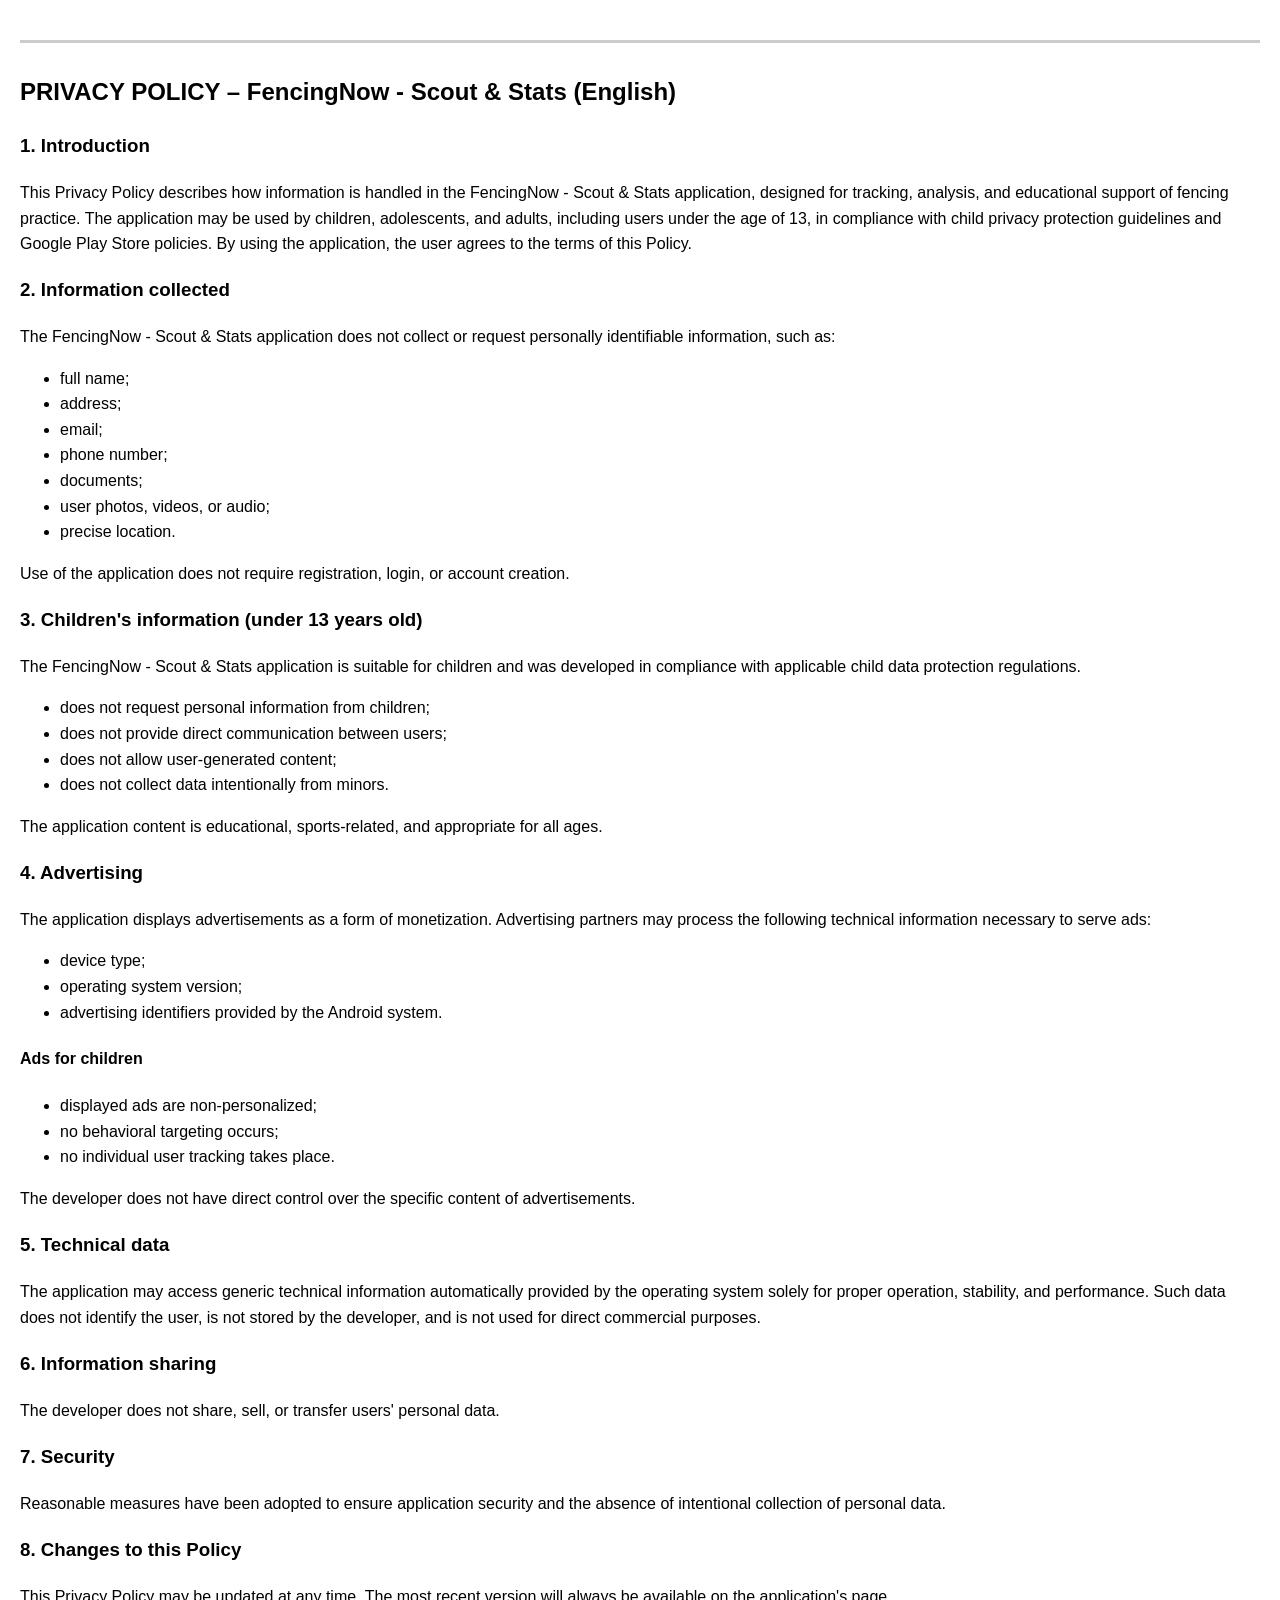
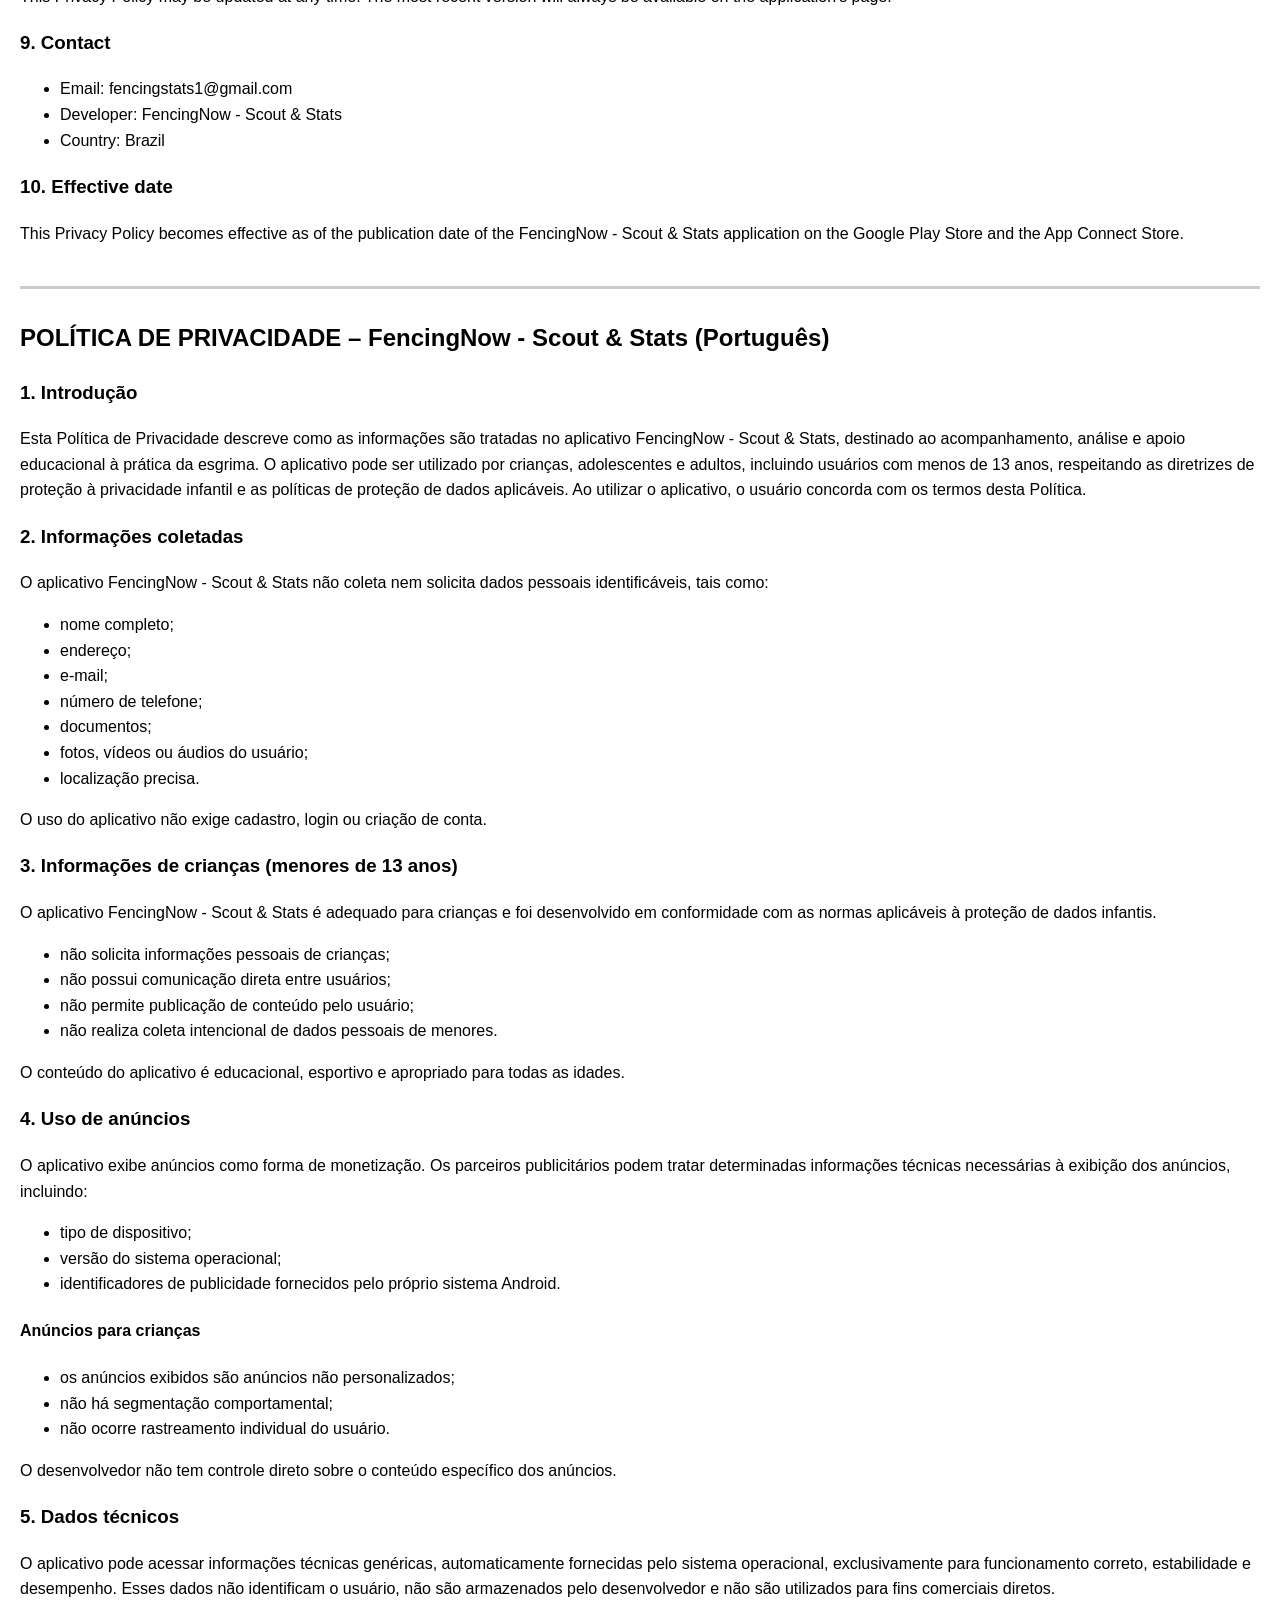
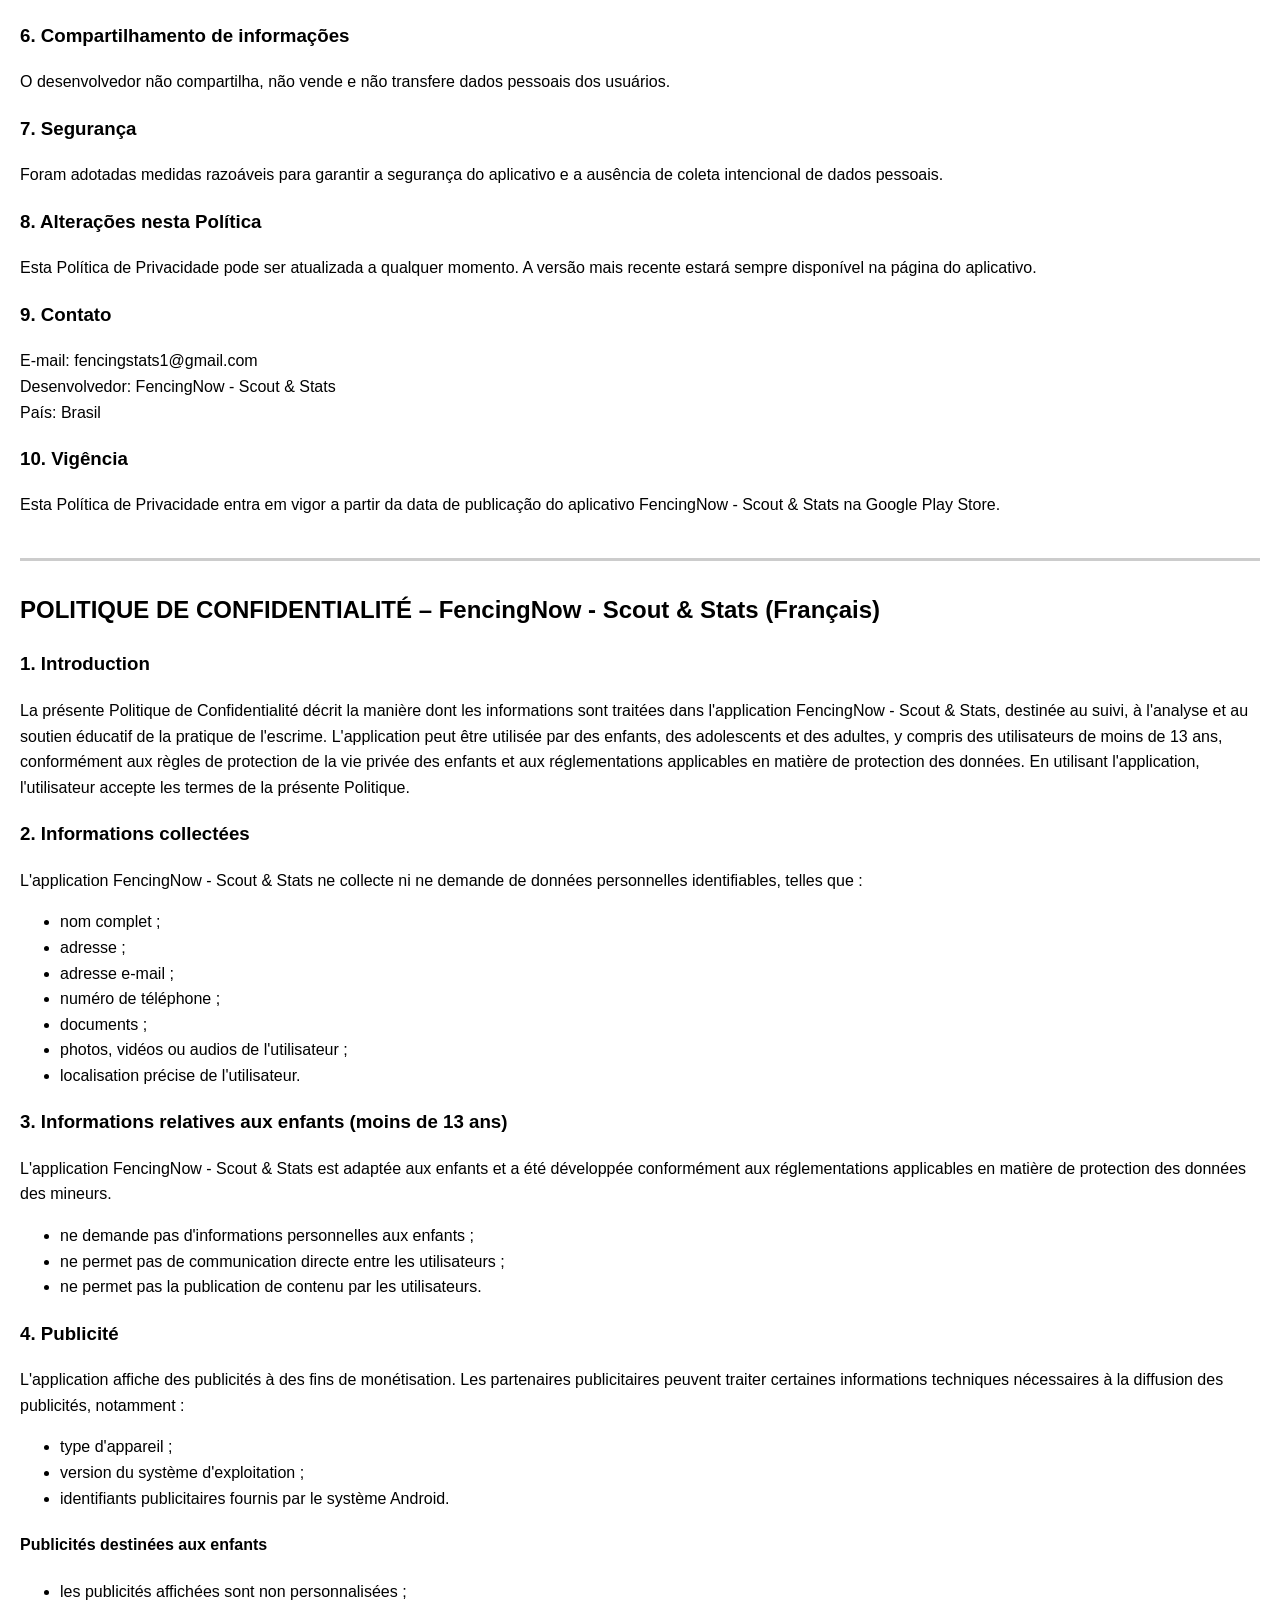
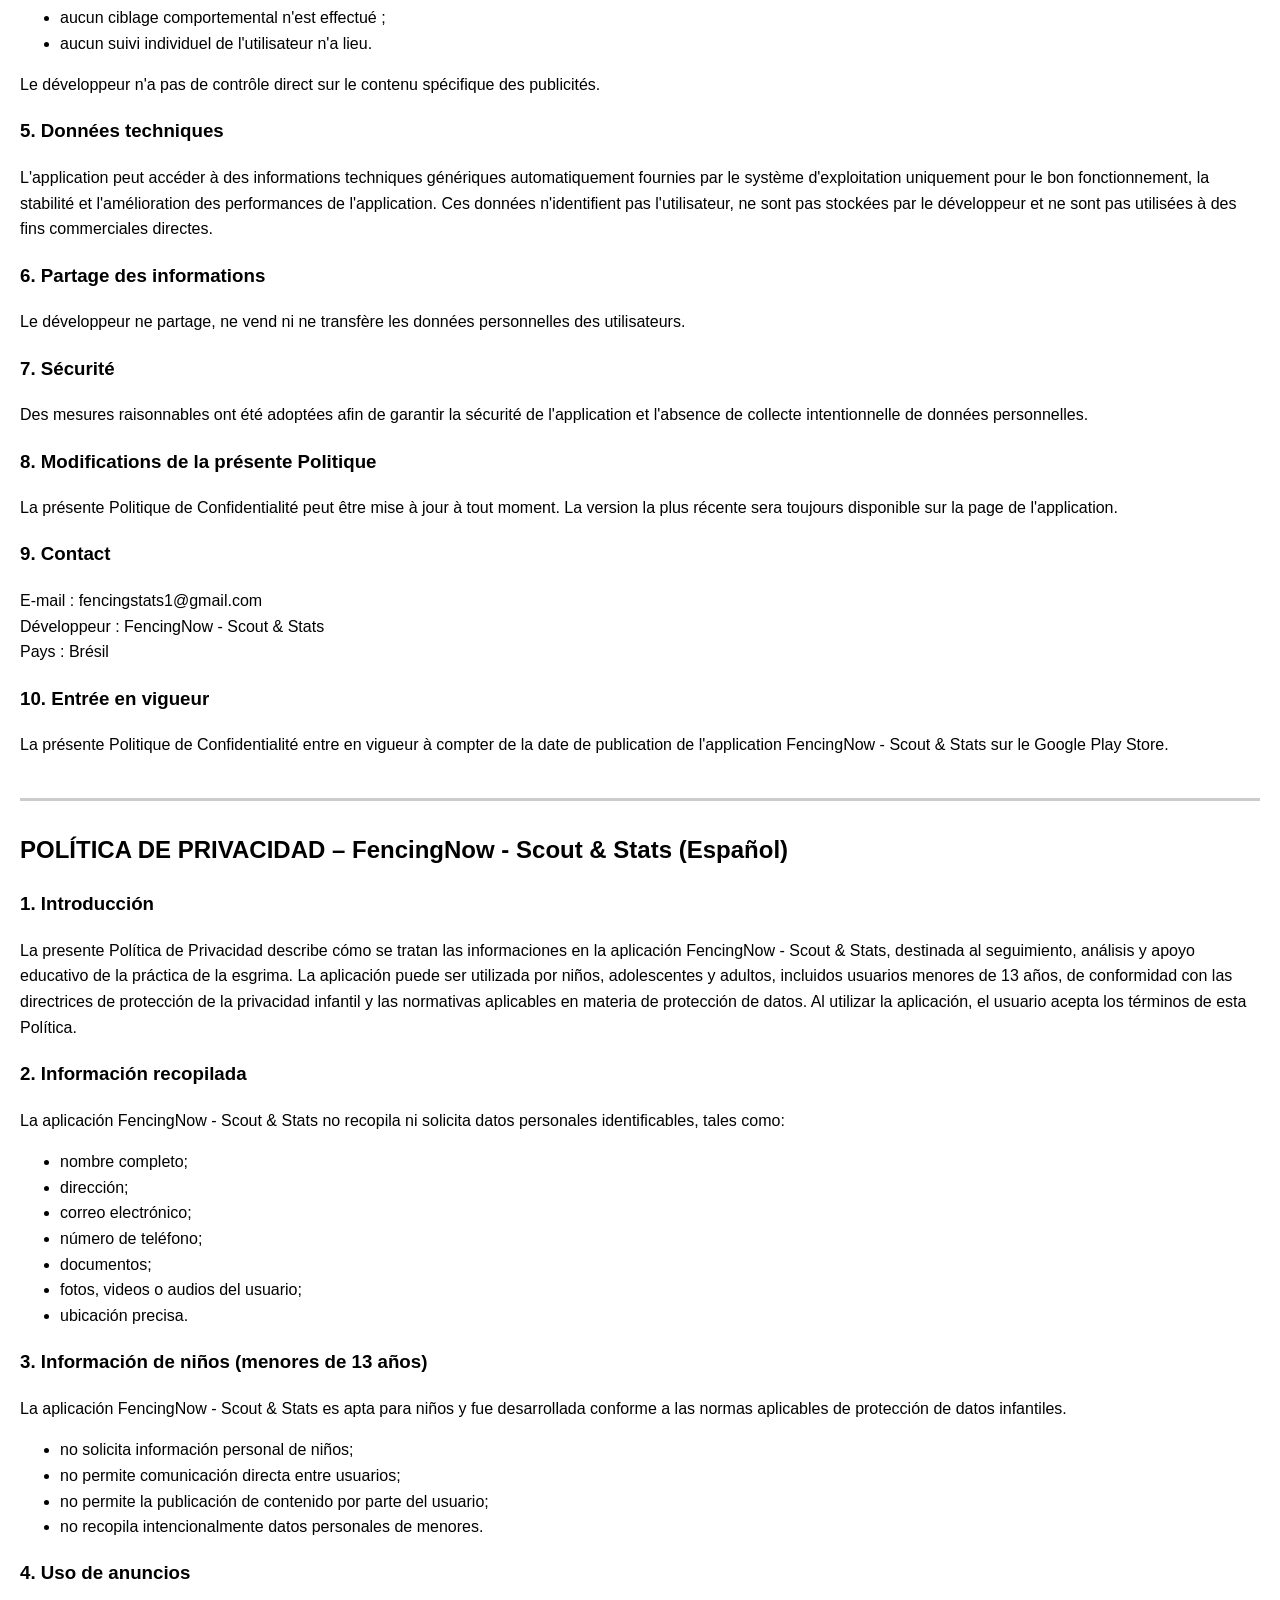
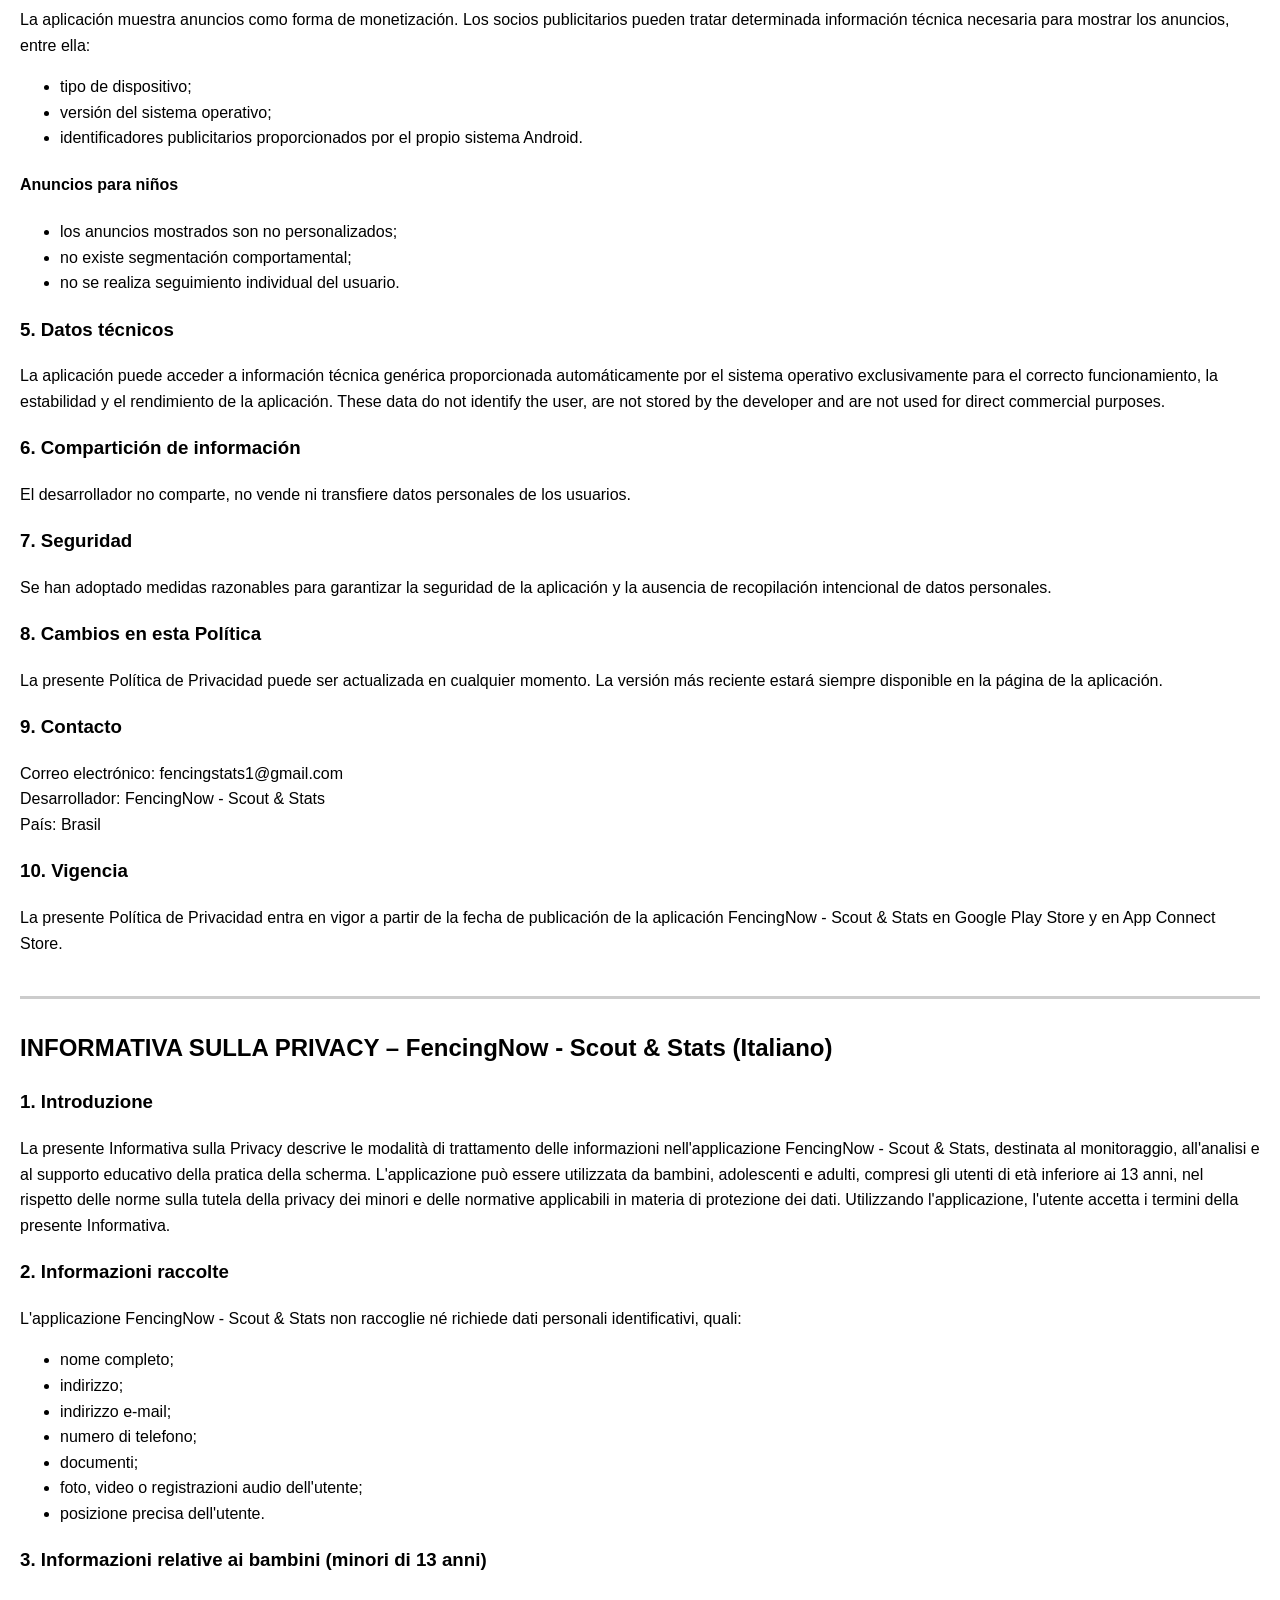
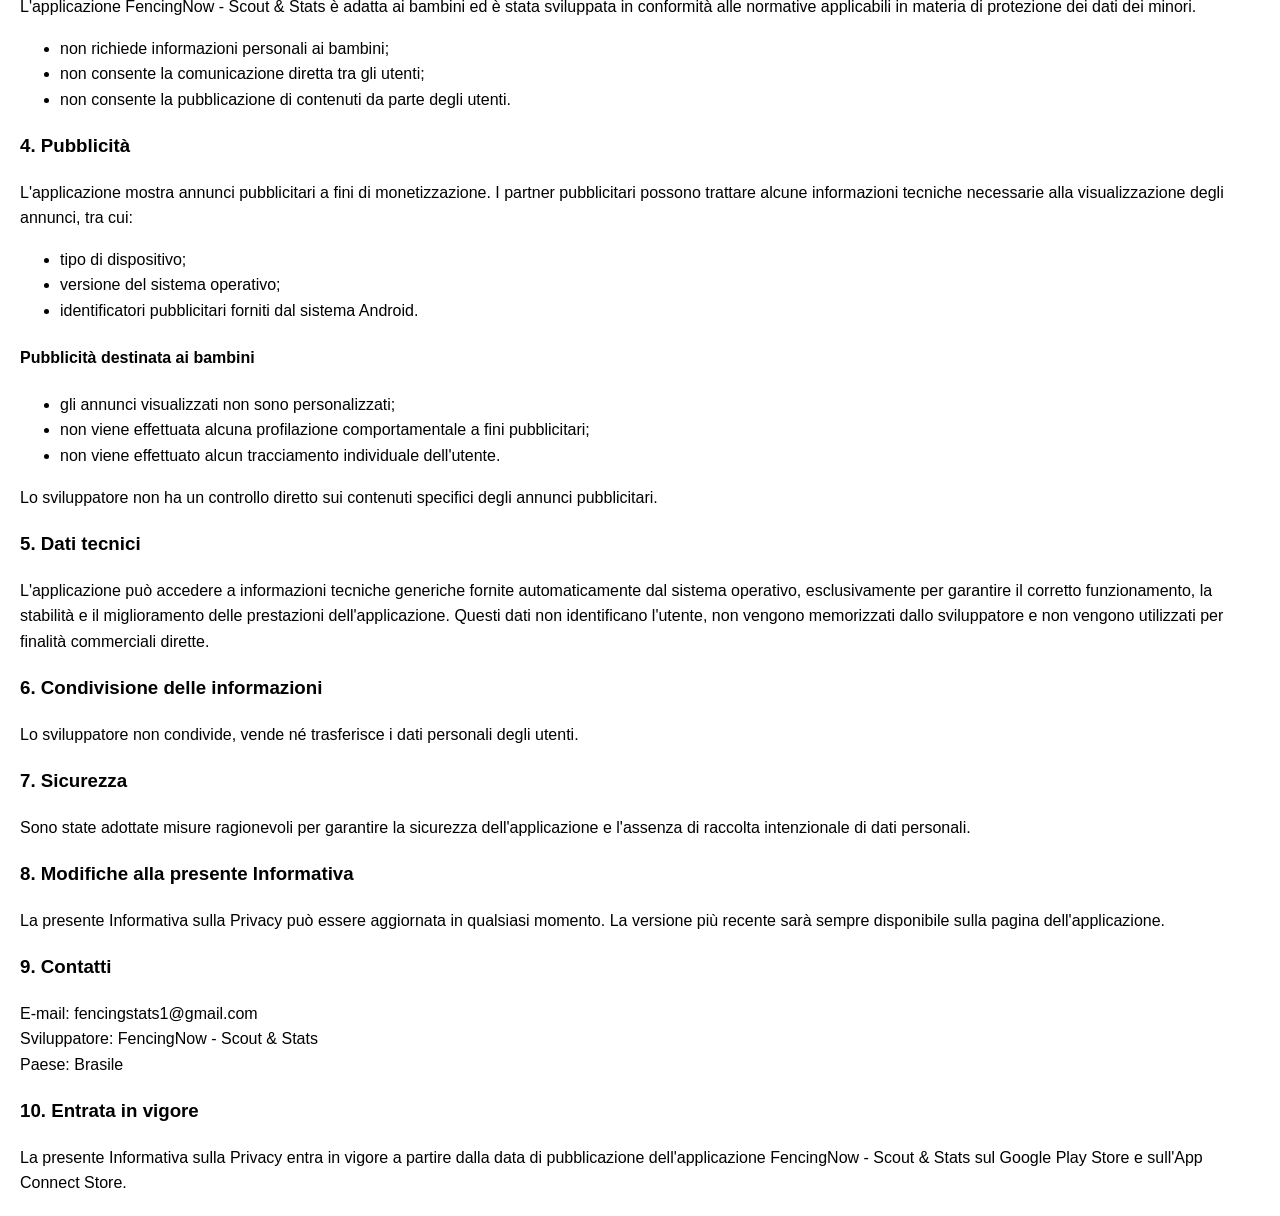
<file: privacy.html>
<!DOCTYPE html>
<html lang="pt-BR">
<head>
<meta charset="UTF-8">
<meta name="viewport" content="width=device-width, initial-scale=1.0">
<title>Privacy Policy – FencingNow - Scout & Stats</title>
<style>
body { font-family: Arial, sans-serif; margin:20px; line-height:1.6; }
.lang { border-top:3px solid #ccc; padding-top:30px; margin-top:40px; }
h2 { margin-top:0; }
</style>
</head>
<body>

<a id="en"></a>
<div class="lang">
<h2>PRIVACY POLICY – FencingNow - Scout &amp; Stats (English)</h2>

<h3>1. Introduction</h3>
<p>This Privacy Policy describes how information is handled in the FencingNow - Scout &amp; Stats application, designed for tracking, analysis, and educational support of fencing practice.
The application may be used by children, adolescents, and adults, including users under the age of 13, in compliance with child privacy protection guidelines and Google Play Store policies.
By using the application, the user agrees to the terms of this Policy.</p>

<h3>2. Information collected</h3>
<p>The FencingNow - Scout &amp; Stats application does not collect or request personally identifiable information, such as:</p>
<ul>
  <li>full name;</li>
  <li>address;</li>
  <li>email;</li>
  <li>phone number;</li>
  <li>documents;</li>
  <li>user photos, videos, or audio;</li>
  <li>precise location.</li>
</ul>
<p>Use of the application does not require registration, login, or account creation.</p>

<h3>3. Children's information (under 13 years old)</h3>
<p>The FencingNow - Scout &amp; Stats application is suitable for children and was developed in compliance with applicable child data protection regulations.</p>
<ul>
  <li>does not request personal information from children;</li>
  <li>does not provide direct communication between users;</li>
  <li>does not allow user-generated content;</li>
  <li>does not collect data intentionally from minors.</li>
</ul>
<p>The application content is educational, sports-related, and appropriate for all ages.</p>

<h3>4. Advertising</h3>
<p>The application displays advertisements as a form of monetization. Advertising partners may process the following technical information necessary to serve ads:</p>
<ul>
  <li>device type;</li>
  <li>operating system version;</li>
  <li>advertising identifiers provided by the Android system.</li>
</ul>
<h4>Ads for children</h4>
<ul>
  <li>displayed ads are non-personalized;</li>
  <li>no behavioral targeting occurs;</li>
  <li>no individual user tracking takes place.</li>
</ul>
<p>The developer does not have direct control over the specific content of advertisements.</p>

<h3>5. Technical data</h3>
<p>The application may access generic technical information automatically provided by the operating system solely for proper operation, stability, and performance.
Such data does not identify the user, is not stored by the developer, and is not used for direct commercial purposes.</p>

<h3>6. Information sharing</h3>
<p>The developer does not share, sell, or transfer users' personal data.</p>

<h3>7. Security</h3>
<p>Reasonable measures have been adopted to ensure application security and the absence of intentional collection of personal data.</p>

<h3>8. Changes to this Policy</h3>
<p>This Privacy Policy may be updated at any time. The most recent version will always be available on the application's page.</p>

<h3>9. Contact</h3>
<ul>
  <li>Email: fencingstats1@gmail.com</li>
  <li>Developer: FencingNow - Scout &amp; Stats</li>
  <li>Country: Brazil</li>
</ul>

<h3>10. Effective date</h3>
<p>This Privacy Policy becomes effective as of the publication date of the FencingNow - Scout &amp; Stats application on the Google Play Store and the App Connect Store.</p>
</div>

<a id="pt"></a>
<div class="lang">
<h2>POLÍTICA DE PRIVACIDADE – FencingNow - Scout &amp; Stats (Português)</h2>

<h3>1. Introdução</h3>
<p>Esta Política de Privacidade descreve como as informações são tratadas no aplicativo FencingNow - Scout &amp; Stats, destinado ao acompanhamento, análise e apoio educacional à prática da esgrima.

O aplicativo pode ser utilizado por crianças, adolescentes e adultos, incluindo usuários com menos de 13 anos, respeitando as diretrizes de proteção à privacidade infantil e as políticas de proteção de dados aplicáveis.

Ao utilizar o aplicativo, o usuário concorda com os termos desta Política.</p>

<h3>2. Informações coletadas</h3>
<p>O aplicativo FencingNow - Scout &amp; Stats não coleta nem solicita dados pessoais identificáveis, tais como:</p>
<ul>
  <li>nome completo;</li>
  <li>endereço;</li>
  <li>e-mail;</li>
  <li>número de telefone;</li>
  <li>documentos;</li>
  <li>fotos, vídeos ou áudios do usuário;</li>
  <li>localização precisa.</li>
</ul>
<p>O uso do aplicativo não exige cadastro, login ou criação de conta.</p>

<h3>3. Informações de crianças (menores de 13 anos)</h3>
<p>O aplicativo FencingNow - Scout &amp; Stats é adequado para crianças e foi desenvolvido em conformidade com as normas aplicáveis à proteção de dados infantis.</p>
<ul>
  <li>não solicita informações pessoais de crianças;</li>
  <li>não possui comunicação direta entre usuários;</li>
  <li>não permite publicação de conteúdo pelo usuário;</li>
  <li>não realiza coleta intencional de dados pessoais de menores.</li>
</ul>
<p>O conteúdo do aplicativo é educacional, esportivo e apropriado para todas as idades.</p>

<h3>4. Uso de anúncios</h3>
<p>O aplicativo exibe anúncios como forma de monetização. Os parceiros publicitários podem tratar determinadas informações técnicas necessárias à exibição dos anúncios, incluindo:</p>
<ul>
  <li>tipo de dispositivo;</li>
  <li>versão do sistema operacional;</li>
  <li>identificadores de publicidade fornecidos pelo próprio sistema Android.</li>
</ul>

<h4>Anúncios para crianças</h4>
<ul>
  <li>os anúncios exibidos são anúncios não personalizados;</li>
  <li>não há segmentação comportamental;</li>
  <li>não ocorre rastreamento individual do usuário.</li>
</ul>
<p>O desenvolvedor não tem controle direto sobre o conteúdo específico dos anúncios.</p>

<h3>5. Dados técnicos</h3>
<p>O aplicativo pode acessar informações técnicas genéricas, automaticamente fornecidas pelo sistema operacional, exclusivamente para funcionamento correto, estabilidade e desempenho.

Esses dados não identificam o usuário, não são armazenados pelo desenvolvedor e não são utilizados para fins comerciais diretos.</p>

<h3>6. Compartilhamento de informações</h3>
<p>O desenvolvedor não compartilha, não vende e não transfere dados pessoais dos usuários.</p>

<h3>7. Segurança</h3>
<p>Foram adotadas medidas razoáveis para garantir a segurança do aplicativo e a ausência de coleta intencional de dados pessoais.</p>

<h3>8. Alterações nesta Política</h3>
<p>Esta Política de Privacidade pode ser atualizada a qualquer momento. A versão mais recente estará sempre disponível na página do aplicativo.</p>

<h3>9. Contato</h3>
<p>E-mail: fencingstats1@gmail.com<br>Desenvolvedor: FencingNow - Scout &amp; Stats<br>País: Brasil</p>

<h3>10. Vigência</h3>
<p>Esta Política de Privacidade entra em vigor a partir da data de publicação do aplicativo FencingNow - Scout &amp; Stats na Google Play Store.</p>
</div>

<a id="fr"></a>
<div class="lang">
<h2>POLITIQUE DE CONFIDENTIALITÉ – FencingNow - Scout &amp; Stats (Français)</h2>

<h3>1. Introduction</h3>
<p>La présente Politique de Confidentialité décrit la manière dont les informations sont traitées dans l'application FencingNow - Scout &amp; Stats, destinée au suivi, à l'analyse et au soutien éducatif de la pratique de l'escrime.

L'application peut être utilisée par des enfants, des adolescents et des adultes, y compris des utilisateurs de moins de 13 ans, conformément aux règles de protection de la vie privée des enfants et aux réglementations applicables en matière de protection des données.

En utilisant l'application, l'utilisateur accepte les termes de la présente Politique.</p>

<h3>2. Informations collectées</h3>
<p>L'application FencingNow - Scout &amp; Stats ne collecte ni ne demande de données personnelles identifiables, telles que :</p>
<ul>
  <li>nom complet ;</li>
  <li>adresse ;</li>
  <li>adresse e-mail ;</li>
  <li>numéro de téléphone ;</li>
  <li>documents ;</li>
  <li>photos, vidéos ou audios de l'utilisateur ;</li>
  <li>localisation précise de l'utilisateur.</li>
</ul>

<h3>3. Informations relatives aux enfants (moins de 13 ans)</h3>
<p>L'application FencingNow - Scout &amp; Stats est adaptée aux enfants et a été développée conformément aux réglementations applicables en matière de protection des données des mineurs.</p>
<ul>
  <li>ne demande pas d'informations personnelles aux enfants ;</li>
  <li>ne permet pas de communication directe entre les utilisateurs ;</li>
  <li>ne permet pas la publication de contenu par les utilisateurs.</li>
</ul>

<h3>4. Publicité</h3>
<p>L'application affiche des publicités à des fins de monétisation. Les partenaires publicitaires peuvent traiter certaines informations techniques nécessaires à la diffusion des publicités, notamment :</p>
<ul>
  <li>type d'appareil ;</li>
  <li>version du système d'exploitation ;</li>
  <li>identifiants publicitaires fournis par le système Android.</li>
</ul>

<h4>Publicités destinées aux enfants</h4>
<ul>
  <li>les publicités affichées sont non personnalisées ;</li>
  <li>aucun ciblage comportemental n'est effectué ;</li>
  <li>aucun suivi individuel de l'utilisateur n'a lieu.</li>
</ul>
<p>Le développeur n'a pas de contrôle direct sur le contenu spécifique des publicités.</p>

<h3>5. Données techniques</h3>
<p>L'application peut accéder à des informations techniques génériques automatiquement fournies par le système d'exploitation uniquement pour le bon fonctionnement, la stabilité et l'amélioration des performances de l'application.

Ces données n'identifient pas l'utilisateur, ne sont pas stockées par le développeur et ne sont pas utilisées à des fins commerciales directes.</p>

<h3>6. Partage des informations</h3>
<p>Le développeur ne partage, ne vend ni ne transfère les données personnelles des utilisateurs.</p>

<h3>7. Sécurité</h3>
<p>Des mesures raisonnables ont été adoptées afin de garantir la sécurité de l'application et l'absence de collecte intentionnelle de données personnelles.</p>

<h3>8. Modifications de la présente Politique</h3>
<p>La présente Politique de Confidentialité peut être mise à jour à tout moment. La version la plus récente sera toujours disponible sur la page de l'application.</p>

<h3>9. Contact</h3>
<p>E-mail : fencingstats1@gmail.com<br>Développeur : FencingNow - Scout &amp; Stats<br>Pays : Brésil</p>

<h3>10. Entrée en vigueur</h3>
<p>La présente Politique de Confidentialité entre en vigueur à compter de la date de publication de l'application FencingNow - Scout &amp; Stats sur le Google Play Store.</p>
</div>

<a id="es"></a>
<div class="lang">
<h2>POLÍTICA DE PRIVACIDAD – FencingNow - Scout &amp; Stats (Español)</h2>

<h3>1. Introducción</h3>
<p>La presente Política de Privacidad describe cómo se tratan las informaciones en la aplicación FencingNow - Scout &amp; Stats, destinada al seguimiento, análisis y apoyo educativo de la práctica de la esgrima.

La aplicación puede ser utilizada por niños, adolescentes y adultos, incluidos usuarios menores de 13 años, de conformidad con las directrices de protección de la privacidad infantil y las normativas aplicables en materia de protección de datos.

Al utilizar la aplicación, el usuario acepta los términos de esta Política.</p>

<h3>2. Información recopilada</h3>
<p>La aplicación FencingNow - Scout &amp; Stats no recopila ni solicita datos personales identificables, tales como:</p>
<ul>
  <li>nombre completo;</li>
  <li>dirección;</li>
  <li>correo electrónico;</li>
  <li>número de teléfono;</li>
  <li>documentos;</li>
  <li>fotos, videos o audios del usuario;</li>
  <li>ubicación precisa.</li>
</ul>

<h3>3. Información de niños (menores de 13 años)</h3>
<p>La aplicación FencingNow - Scout &amp; Stats es apta para niños y fue desarrollada conforme a las normas aplicables de protección de datos infantiles.</p>
<ul>
  <li>no solicita información personal de niños;</li>
  <li>no permite comunicación directa entre usuarios;</li>
  <li>no permite la publicación de contenido por parte del usuario;</li>
  <li>no recopila intencionalmente datos personales de menores.</li>
</ul>

<h3>4. Uso de anuncios</h3>
<p>La aplicación muestra anuncios como forma de monetización. Los socios publicitarios pueden tratar determinada información técnica necesaria para mostrar los anuncios, entre ella:</p>
<ul>
  <li>tipo de dispositivo;</li>
  <li>versión del sistema operativo;</li>
  <li>identificadores publicitarios proporcionados por el propio sistema Android.</li>
</ul>

<h4>Anuncios para niños</h4>
<ul>
  <li>los anuncios mostrados son no personalizados;</li>
  <li>no existe segmentación comportamental;</li>
  <li>no se realiza seguimiento individual del usuario.</li>
</ul>

<h3>5. Datos técnicos</h3>
<p>La aplicación puede acceder a información técnica genérica proporcionada automáticamente por el sistema operativo exclusivamente para el correcto funcionamiento, la estabilidad y el rendimiento de la aplicación.

These data do not identify the user, are not stored by the developer and are not used for direct commercial purposes.</p>

<h3>6. Compartición de información</h3>
<p>El desarrollador no comparte, no vende ni transfiere datos personales de los usuarios.</p>

<h3>7. Seguridad</h3>
<p>Se han adoptado medidas razonables para garantizar la seguridad de la aplicación y la ausencia de recopilación intencional de datos personales.</p>

<h3>8. Cambios en esta Política</h3>
<p>La presente Política de Privacidad puede ser actualizada en cualquier momento. La versión más reciente estará siempre disponible en la página de la aplicación.</p>

<h3>9. Contacto</h3>
<p>Correo electrónico: fencingstats1@gmail.com<br>Desarrollador: FencingNow - Scout &amp; Stats<br>País: Brasil</p>

<h3>10. Vigencia</h3>
<p>La presente Política de Privacidad entra en vigor a partir de la fecha de publicación de la aplicación FencingNow - Scout &amp; Stats en Google Play Store y en App Connect Store.</p>
</div>

<a id="it"></a>
<div class="lang">
<h2>INFORMATIVA SULLA PRIVACY – FencingNow - Scout &amp; Stats (Italiano)</h2>

<h3>1. Introduzione</h3>
<p>La presente Informativa sulla Privacy descrive le modalità di trattamento delle informazioni nell'applicazione FencingNow - Scout &amp; Stats, destinata al monitoraggio, all'analisi e al supporto educativo della pratica della scherma.

L'applicazione può essere utilizzata da bambini, adolescenti e adulti, compresi gli utenti di età inferiore ai 13 anni, nel rispetto delle norme sulla tutela della privacy dei minori e delle normative applicabili in materia di protezione dei dati.

Utilizzando l'applicazione, l'utente accetta i termini della presente Informativa.</p>

<h3>2. Informazioni raccolte</h3>
<p>L'applicazione FencingNow - Scout &amp; Stats non raccoglie né richiede dati personali identificativi, quali:</p>
<ul>
  <li>nome completo;</li>
  <li>indirizzo;</li>
  <li>indirizzo e-mail;</li>
  <li>numero di telefono;</li>
  <li>documenti;</li>
  <li>foto, video o registrazioni audio dell'utente;</li>
  <li>posizione precisa dell'utente.</li>
</ul>

<h3>3. Informazioni relative ai bambini (minori di 13 anni)</h3>
<p>L'applicazione FencingNow - Scout &amp; Stats è adatta ai bambini ed è stata sviluppata in conformità alle normative applicabili in materia di protezione dei dati dei minori.</p>
<ul>
  <li>non richiede informazioni personali ai bambini;</li>
  <li>non consente la comunicazione diretta tra gli utenti;</li>
  <li>non consente la pubblicazione di contenuti da parte degli utenti.</li>
</ul>

<h3>4. Pubblicità</h3>
<p>L'applicazione mostra annunci pubblicitari a fini di monetizzazione. I partner pubblicitari possono trattare alcune informazioni tecniche necessarie alla visualizzazione degli annunci, tra cui:</p>
<ul>
  <li>tipo di dispositivo;</li>
  <li>versione del sistema operativo;</li>
  <li>identificatori pubblicitari forniti dal sistema Android.</li>
</ul>

<h4>Pubblicità destinata ai bambini</h4>
<ul>
  <li>gli annunci visualizzati non sono personalizzati;</li>
  <li>non viene effettuata alcuna profilazione comportamentale a fini pubblicitari;</li>
  <li>non viene effettuato alcun tracciamento individuale dell'utente.</li>
</ul>
<p>Lo sviluppatore non ha un controllo diretto sui contenuti specifici degli annunci pubblicitari.</p>

<h3>5. Dati tecnici</h3>
<p>L'applicazione può accedere a informazioni tecniche generiche fornite automaticamente dal sistema operativo, esclusivamente per garantire il corretto funzionamento, la stabilità e il miglioramento delle prestazioni dell'applicazione.

Questi dati non identificano l'utente, non vengono memorizzati dallo sviluppatore e non vengono utilizzati per finalità commerciali dirette.</p>

<h3>6. Condivisione delle informazioni</h3>
<p>Lo sviluppatore non condivide, vende né trasferisce i dati personali degli utenti.</p>

<h3>7. Sicurezza</h3>
<p>Sono state adottate misure ragionevoli per garantire la sicurezza dell'applicazione e l'assenza di raccolta intenzionale di dati personali.</p>

<h3>8. Modifiche alla presente Informativa</h3>
<p>La presente Informativa sulla Privacy può essere aggiornata in qualsiasi momento. La versione più recente sarà sempre disponibile sulla pagina dell'applicazione.</p>

<h3>9. Contatti</h3>
<p>E-mail: fencingstats1@gmail.com<br>Sviluppatore: FencingNow - Scout &amp; Stats<br>Paese: Brasile</p>

<h3>10. Entrata in vigore</h3>
<p>La presente Informativa sulla Privacy entra in vigore a partire dalla data di pubblicazione dell'applicazione FencingNow - Scout &amp; Stats sul Google Play Store e sull'App Connect Store.</p>
</div>

</body>
</html>
</file>
<file: styles.css>
@import url('https://fonts.googleapis.com/css2?family=DM+Mono:wght@400;500&family=Manrope:wght@400;500;600;700;800&display=swap');

:root {
  --ink: #030814;
  --navy: #071b35;
  --navy-soft: #0a2647;
  --blue: #127ab7;
  --cyan: #2dd9ff;
  --ice: #dff8ff;
  --muted: #a9bdd0;
  --line: rgba(164, 225, 255, .16);
  --panel: rgba(7, 23, 44, .72);
  --mono: "DM Mono", monospace;
  --sans: "Manrope", sans-serif;
}

* { box-sizing: border-box; }
html { scroll-behavior: smooth; background: var(--ink); }
body { margin: 0; overflow-x: hidden; background: var(--ink); color: #f5fbff; font-family: var(--sans); font-size: 16px; line-height: 1.5; }
a { color: inherit; text-decoration: none; }
a:focus-visible, button:focus-visible { outline: 2px solid var(--cyan); outline-offset: 4px; }
img { display: block; max-width: 100%; }
button { font: inherit; }

.skip-link { position: fixed; z-index: 50; top: -5rem; left: 1rem; border-radius: 4px; background: var(--cyan); color: var(--ink); padding: .6rem .85rem; font-weight: 800; transition: top .2s; }
.skip-link:focus { top: 1rem; }
.sr-only { position: absolute; width: 1px; height: 1px; padding: 0; margin: -1px; overflow: hidden; clip: rect(0, 0, 0, 0); white-space: nowrap; border: 0; }
.page-shell { width: min(100% - 2.5rem, 1240px); margin: 0 auto; }

.site-header { position: absolute; z-index: 10; top: 0; left: 0; right: 0; display: flex; align-items: center; justify-content: space-between; width: min(100% - 2.5rem, 1240px); min-height: 78px; margin: auto; }
.brand { display: inline-flex; align-items: center; gap: .65rem; white-space: nowrap; }
.brand-mark { display: grid; place-items: center; width: 32px; height: 32px; overflow: hidden; border: 1px solid rgba(126, 232, 255, .5); border-radius: 9px; box-shadow: inset 0 0 12px rgba(0, 198, 255, .18); }
.brand-mark img { width: 100%; height: 100%; object-fit: cover; }
.brand-name { font-weight: 800; font-size: 1.04rem; letter-spacing: -.055em; }
.brand-name span { color: var(--cyan); }
.primary-nav { position: fixed; z-index: 15; top: 78px; right: 1.25rem; left: 1.25rem; display: none; padding: 1rem; border: 1px solid var(--line); border-radius: 12px; background: rgba(3, 8, 20, .98); box-shadow: 0 18px 55px rgba(0, 0, 0, .35); }
.primary-nav.open { display: grid; gap: .8rem; }
.primary-nav > a { color: #d9e7ef; font-size: .86rem; font-weight: 700; }
.primary-nav > a:hover { color: var(--cyan); }
.nav-download { color: var(--cyan) !important; }
.language-switcher { display: flex; gap: .35rem; color: #617a90; font: 500 .7rem var(--mono); }
.language-switcher a.active { color: var(--cyan); }
.menu-toggle { position: relative; display: grid; place-content: center; gap: 5px; width: 38px; height: 38px; padding: 0; border: 1px solid var(--line); border-radius: 6px; color: white; background: rgba(2, 12, 25, .58); cursor: pointer; }
.menu-toggle span:not(.sr-only) { display: block; width: 16px; height: 1px; background: var(--cyan); transition: transform .2s; }
.menu-toggle.active span:first-of-type { transform: translateY(3px) rotate(45deg); }
.menu-toggle.active span:last-of-type { transform: translateY(-3px) rotate(-45deg); }

.hero { position: relative; isolation: isolate; min-height: 760px; display: flex; align-items: flex-end; overflow: hidden; border-bottom: 1px solid rgba(45, 217, 255, .42); }
.hero-image { position: absolute; z-index: -3; inset: 0; background: linear-gradient(90deg, rgba(2, 8, 19, .99) 0%, rgba(3, 10, 22, .91) 34%, rgba(3, 10, 21, .35) 68%, rgba(3, 11, 21, .28) 100%), linear-gradient(0deg, rgba(3, 8, 20, .92) 0%, rgba(3, 8, 20, 0) 42%), url("assets/hero-fencingnow.webp") 58% center / cover no-repeat; filter: saturate(.96) contrast(1.05); }
.hero::before { content: ""; position: absolute; z-index: -2; inset: auto 0 0; height: 42%; background: linear-gradient(180deg, transparent, var(--ink) 88%); }
.hero::after { content: ""; position: absolute; z-index: -1; inset: 0; opacity: .48; pointer-events: none; background: linear-gradient(90deg, rgba(30, 215, 255, .16) 1px, transparent 1px), linear-gradient(0deg, rgba(30, 215, 255, .1) 1px, transparent 1px); background-size: 78px 78px; mask-image: linear-gradient(90deg, #000 0%, transparent 61%); }
.hero-scanlines { position: absolute; z-index: -1; right: -10%; bottom: 7%; width: 66vw; height: 1px; transform: rotate(-8deg); opacity: .9; background: var(--cyan); box-shadow: 0 -52px 0 -0.5px rgba(45, 217, 255, .25), 0 52px 0 -0.5px rgba(45, 217, 255, .22), 0 104px 0 -0.5px rgba(45, 217, 255, .14); }
.hero-content { padding: 150px 0 180px; }
.eyebrow { display: flex; align-items: center; gap: .5rem; margin: 0 0 1rem; color: #a9cce1; font: 500 .66rem / 1.2 var(--mono); letter-spacing: .12em; text-transform: uppercase; }
.eyebrow span { width: 22px; height: 1px; background: var(--cyan); box-shadow: 0 0 9px var(--cyan); }
h1, h2, h3, p { margin-top: 0; }
h1, h2, h3 { font-weight: 700; letter-spacing: -.06em; }
h1 { max-width: 710px; margin-bottom: 1.4rem; font-size: clamp(2.7rem, 8vw, 6.2rem); line-height: .94; }
h1 em, h2 em { color: var(--cyan); font-style: normal; text-shadow: 0 0 36px rgba(45, 217, 255, .18); }
.hero-positioning { margin: -0.65rem 0 1.15rem; color: #b8d8e8; font: 500 clamp(.68rem, 1.35vw, .86rem) / 1.4 var(--mono); letter-spacing: .08em; text-transform: uppercase; }
.hero-copy { max-width: 472px; margin-bottom: 1.8rem; padding: .48rem .72rem; border-left: 2px solid var(--cyan); color: #f3fbff; background: rgba(2, 10, 22, .8); box-shadow: 0 8px 24px rgba(0, 0, 0, .26); font-size: .98rem; line-height: 1.7; text-shadow: 0 2px 8px rgba(0, 0, 0, .5); }
.hero-copy strong { color: white; font-weight: 700; }
.store-actions { display: flex; flex-wrap: wrap; align-items: center; gap: .85rem; }
.store-badge { display: inline-block; line-height: 0; }
.store-badge img { display: block; width: auto; height: 40px; }
.hero-play-badge img { width: 130px; height: 60px; object-fit: contain; }
.hero-status { position: absolute; bottom: 76px; left: 1.25rem; display: flex; align-items: center; gap: .5rem; color: #bdcfdd; font: 500 .58rem var(--mono); letter-spacing: .08em; text-transform: uppercase; }
.hero-status i { display: inline-block; width: 22px; height: 1px; margin: 0 .2rem; background: rgba(188, 213, 230, .42); }
.status-dot { width: 5px; height: 5px; border-radius: 50%; background: #6bf5b8; box-shadow: 0 0 11px #6bf5b8; }
.scroll-cue { position: absolute; right: 1.25rem; bottom: 72px; display: flex; align-items: center; gap: .55rem; color: #a8c8d8; font: 500 .61rem var(--mono); letter-spacing: .1em; text-transform: uppercase; transform: rotate(90deg); transform-origin: right center; }
.scroll-cue span { width: 28px; height: 1px; background: var(--cyan); }

.section { padding: 96px 0; }
.features { position: relative; }
.features::after { content: ""; position: absolute; top: 11%; right: -20%; width: 52vw; height: 52vw; border: 1px solid rgba(45, 217, 255, .06); border-radius: 50%; pointer-events: none; }
.section-intro { max-width: 660px; margin-bottom: 2.7rem; }
h2 { margin-bottom: 1.1rem; font-size: clamp(2.35rem, 5.3vw, 4.45rem); line-height: .98; }
.section-intro > p:not(.eyebrow), .language-copy > p:not(.eyebrow) { max-width: 450px; color: var(--muted); font-size: 1rem; line-height: 1.7; }
.feature-layout { display: grid; gap: .8rem; grid-template-columns: 1fr; }
.feature-card { position: relative; min-height: 310px; overflow: hidden; padding: 1.65rem; border: 1px solid var(--line); background: linear-gradient(138deg, rgba(15, 47, 83, .42), rgba(3, 12, 27, .38)); transition: transform .3s, border-color .3s, background .3s; }
.feature-card:hover { transform: translateY(-3px); border-color: rgba(45, 217, 255, .62); background: linear-gradient(138deg, rgba(14, 61, 107, .5), rgba(3, 12, 27, .44)); }
.feature-card-large { min-height: 370px; background: radial-gradient(circle at 86% 20%, rgba(43, 210, 255, .16), transparent 25%), linear-gradient(138deg, rgba(15, 49, 84, .62), rgba(3, 13, 29, .38)); }
.card-number { position: absolute; top: 1.55rem; right: 1.6rem; color: rgba(166, 212, 236, .54); font: .62rem var(--mono); letter-spacing: .1em; }
.card-label { margin: 1.1rem 0 .6rem; color: var(--cyan); font: 500 .62rem var(--mono); letter-spacing: .1em; text-transform: uppercase; }
.feature-card h3 { max-width: 320px; margin-bottom: .7rem; font-size: clamp(1.6rem, 3vw, 2.4rem); line-height: 1.02; }
.feature-card > p:not(.card-label) { position: relative; z-index: 1; max-width: 370px; margin-bottom: 0; color: #abc0d1; font-size: .88rem; line-height: 1.65; }
.card-icon { position: relative; width: 48px; height: 34px; }
.icon-live { display: flex; align-items: center; gap: 4px; }
.icon-live span { width: 6px; background: var(--cyan); box-shadow: 0 0 11px rgba(45, 217, 255, .62); }
.icon-live span:nth-child(1) { height: 14px; }
.icon-live span:nth-child(2) { height: 27px; }
.icon-live span:nth-child(3) { height: 20px; }
.weapon-list { position: absolute; right: 1.6rem; bottom: 1.35rem; display: flex; gap: .7rem; color: #9ec9df; font: .61rem var(--mono); letter-spacing: .06em; text-transform: uppercase; }
.piste-line { position: absolute; right: -5%; bottom: 3rem; left: 2.7rem; display: flex; align-items: center; justify-content: space-between; height: 1px; background: linear-gradient(90deg, transparent, var(--cyan), transparent); opacity: .65; }
.piste-line span { width: 9px; height: 9px; border: 1px solid var(--cyan); border-radius: 50%; background: var(--ink); }
.piste-line i { display: block; width: 1px; height: 18px; background: var(--cyan); }
.piste-line b { width: 39%; height: 1px; background: rgba(255,255,255,.45); }
.icon-timeline { display: flex; align-items: end; gap: 5px; border-bottom: 1px solid rgba(45,217,255,.65); }
.icon-timeline span { width: 6px; background: var(--cyan); }
.icon-timeline span:nth-child(1) { height: 9px; }.icon-timeline span:nth-child(2) { height: 20px; }.icon-timeline span:nth-child(3) { height: 12px; }.icon-timeline span:nth-child(4) { height: 28px; }
.timeline-demo { position: absolute; right: 1.3rem; bottom: 1.6rem; left: 1.6rem; display: flex; align-items: end; gap: 6px; height: 55px; padding-bottom: 4px; border-bottom: 1px solid rgba(175, 223, 245, .24); }
.timeline-demo span { width: 9px; background: #6e8498; }.timeline-demo span:nth-child(1) { height: 30%; }.timeline-demo span:nth-child(2) { height: 55%; }.timeline-demo span:nth-child(3) { height: 75%; }.timeline-demo span:nth-child(4) { height: 43%; }.timeline-demo span:nth-child(5) { height: 88%; }.timeline-demo span:nth-child(6) { height: 60%; }.timeline-demo span:nth-child(7) { height: 34%; }
.timeline-demo .blue { background: #168bc7; }.timeline-demo .cyan { background: var(--cyan); box-shadow: 0 0 9px rgba(45,217,255,.45); }
.fencer-data { display: flex; align-items: center; gap: .75rem; min-height: 46px; }
.data-avatar { display: grid; place-items: center; width: 42px; height: 42px; border: 1px solid rgba(45,217,255,.6); border-radius: 50%; color: var(--cyan); font: .65rem var(--mono); box-shadow: inset 0 0 13px rgba(45,217,255,.12); }
.fencer-data b, .fencer-data span { display: block; }.fencer-data b { font-size: .74rem; }.fencer-data span { color: #83a4ba; font: .56rem var(--mono); }
.report-bars { display: flex; align-items: end; gap: 5px; height: 36px; }
.report-bars span { width: 7px; background: var(--cyan); }.report-bars span:nth-child(1) { height: 40%; }.report-bars span:nth-child(2) { height: 90%; }.report-bars span:nth-child(3) { height: 58%; }.report-bars span:nth-child(4) { height: 100%; }.report-bars span:nth-child(5) { height: 70%; }.report-bars i { width: 1px; height: 100%; margin-left: 5px; background: rgba(255,255,255,.42); }
.report-tags { display: flex; gap: .4rem; margin-top: 1.1rem; }.report-tags span { padding: .26rem .45rem; border: 1px solid rgba(45,217,255,.25); color: #b8ddea; font: .55rem var(--mono); text-transform: uppercase; }

.workflow { position: relative; overflow: hidden; padding: 96px 0; background: linear-gradient(105deg, #061c36, #061226 65%, #061b36); }
.workflow::before { content: ""; position: absolute; top: -8rem; left: 46%; width: 24rem; height: 24rem; border: 1px solid rgba(45,217,255,.19); border-radius: 50%; box-shadow: 0 0 0 36px rgba(45,217,255,.025), 0 0 0 72px rgba(45,217,255,.018); }
.workflow-grid { position: relative; display: grid; gap: 2.2rem; }.workflow-title h2 { margin: 0; }.steps-list { display: grid; gap: 0; margin: 0; padding: 0; list-style: none; border-top: 1px solid rgba(201,237,255,.18); }.steps-list li { display: grid; grid-template-columns: 3.3rem 1fr; gap: .3rem; padding: 1.25rem 0; border-bottom: 1px solid rgba(201,237,255,.18); }.steps-list li > span { color: var(--cyan); font: .62rem var(--mono); }.steps-list h3 { margin-bottom: .35rem; font-size: 1.15rem; }.steps-list p { margin: 0; color: #adc4d3; font-size: .84rem; }

.languages { display: grid; gap: 3rem; align-items: center; overflow: hidden; }.language-copy h2 { margin-bottom: 1rem; }.language-orbit { position: relative; width: min(70vw, 350px); aspect-ratio: 1; margin: 0 auto; border: 1px solid rgba(45,217,255,.58); border-radius: 50%; box-shadow: 0 0 50px rgba(45,217,255,.08), inset 0 0 50px rgba(45,217,255,.06); }.orbit-line { position: absolute; top: 50%; left: 0; width: 100%; height: 1px; background: rgba(45,217,255,.3); transform: rotate(32deg); }.orbit-two { transform: rotate(-42deg); }.language-orbit b { position: absolute; display: grid; place-items: center; width: 43px; height: 43px; border: 1px solid rgba(45,217,255,.65); border-radius: 50%; background: #082442; color: var(--cyan); box-shadow: 0 0 20px rgba(45,217,255,.16); font: .7rem var(--mono); }.language-orbit b:nth-of-type(1) { top: -5%; left: 45%; }.language-orbit b:nth-of-type(2) { top: 26%; right: -7%; }.language-orbit b:nth-of-type(3) { right: 9%; bottom: 4%; }.language-orbit b:nth-of-type(4) { bottom: 7%; left: 7%; }.language-orbit b:nth-of-type(5) { top: 30%; left: -7%; }.language-orbit i { position: absolute; top: 45%; left: 45%; width: 10%; height: 10%; border-radius: 50%; background: var(--cyan); box-shadow: 0 0 30px 11px rgba(45,217,255,.34); }

.download-section { padding: 0 0 96px; }.download-inner { position: relative; overflow: hidden; padding: 2.2rem 1.7rem; border: 1px solid rgba(45,217,255,.48); background: linear-gradient(110deg, #0a3157, #071c37 56%, #061326); }.download-inner::before { content: ""; position: absolute; top: 1rem; right: -4rem; width: 18rem; height: 18rem; border: 1px solid rgba(45,217,255,.2); border-radius: 50%; }.download-inner h2 { position: relative; margin-bottom: 1.6rem; font-size: clamp(2.1rem, 7vw, 3.8rem); }.download-side { position: relative; }.download-side > p { max-width: 330px; color: #c0d6e6; font-size: .93rem; }.download-side .store-badge img { height: 40px; }

.site-footer { padding: 2rem 0; border-top: 1px solid var(--line); }.footer-inner { display: flex; flex-direction: column; gap: 1.4rem; }.footer-links { display: flex; flex-wrap: wrap; gap: .5rem 1.05rem; color: #a0bbce; font-size: .75rem; }.footer-links a:hover { color: var(--cyan); }.footer-inner > p { margin: 0; color: #688095; font: .61rem var(--mono); letter-spacing: .08em; text-transform: uppercase; }

@media (min-width: 680px) { .page-shell, .site-header { width: min(100% - 5rem, 1240px); }.hero { min-height: 800px; }.hero-content { padding-bottom: 185px; }.feature-layout { grid-template-columns: 1.1fr .9fr; }.feature-card-large { grid-row: span 2; }.feature-card-fencer, .feature-card-report { min-height: 290px; }.workflow-grid { grid-template-columns: .78fr 1fr; gap: 8%; }.steps-list { padding-top: .2rem; }.languages { grid-template-columns: 1fr .75fr; }.download-inner { display: grid; grid-template-columns: 1fr .85fr; align-items: center; gap: 2rem; padding: 3.3rem; }.download-inner h2 { margin: 0; }.footer-inner { flex-direction: row; align-items: center; justify-content: space-between; }.footer-links { justify-content: center; } }

@media (min-width: 920px) { .site-header { min-height: 90px; }.menu-toggle { display: none; }.primary-nav { position: static; display: flex; align-items: center; gap: 1.45rem; padding: 0; border: 0; border-radius: 0; background: transparent; box-shadow: none; }.primary-nav > a { font-size: .72rem; }.language-switcher { margin-left: .35rem; }.hero-image { background-position: center center; }.hero-content { padding-top: 170px; }.hero-status { left: max(calc((100vw - 1240px) / 2), 2.5rem); }.scroll-cue { right: max(calc((100vw - 1240px) / 2), 2.5rem); }.section { padding: 136px 0; }.features::after { width: 38vw; height: 38vw; }.feature-layout { grid-template-columns: 1.1fr .9fr .82fr; grid-template-rows: 1fr 1fr; }.feature-card-large { grid-row: span 2; }.feature-card-timeline { grid-column: 2; }.feature-card-fencer { grid-column: 2; }.feature-card-report { grid-column: 3; grid-row: 1 / span 2; }.feature-card-report .report-tags { position: absolute; right: 1.6rem; bottom: 1.7rem; }.workflow { padding: 140px 0; }.steps-list li { grid-template-columns: 4.7rem 1fr; padding: 1.65rem 0; }.steps-list h3 { font-size: 1.35rem; }.download-section { padding-bottom: 130px; } }

@media (prefers-reduced-motion: no-preference) { .stagger-reveal { animation: rise .7s both; }.feature-card:nth-child(2), .steps-list li:nth-child(2) { animation-delay: .1s; }.feature-card:nth-child(3), .steps-list li:nth-child(3) { animation-delay: .18s; }.feature-card:nth-child(4) { animation-delay: .25s; } @keyframes rise { from { opacity: 0; transform: translateY(15px); } to { opacity: 1; transform: translateY(0); } } }
</file>
